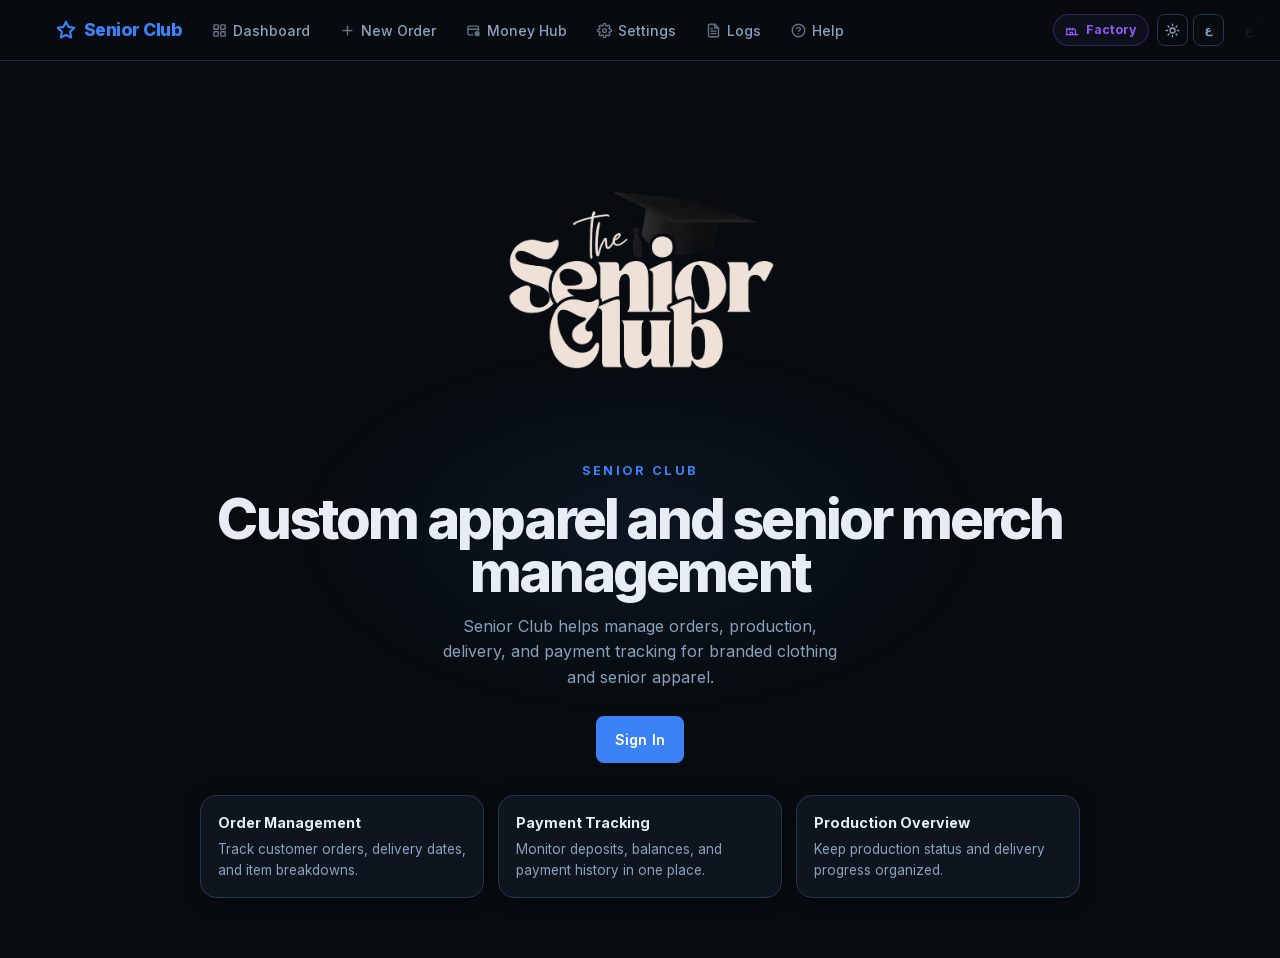
<file: index.html>
<!DOCTYPE html><html lang="en" dir="ltr" data-theme="dark" class="__variable_3ccf5d __variable_b7e283"><head><meta charSet="utf-8"/><meta name="viewport" content="width=device-width, initial-scale=1, viewport-fit=cover"/><link rel="preload" href="/_next/static/media/01f0c602c274ea55-s.p.woff2" as="font" crossorigin="" type="font/woff2"/><link rel="preload" href="/_next/static/media/350b852752f8489d-s.p.woff2" as="font" crossorigin="" type="font/woff2"/><link rel="preload" href="/_next/static/media/e4af272ccee01ff0-s.p.woff2" as="font" crossorigin="" type="font/woff2"/><link rel="preload" as="image" href="/SeniorClub.png"/><link rel="stylesheet" href="/_next/static/css/972c6b9648d79cfc.css" data-precedence="next"/><link rel="stylesheet" href="/_next/static/css/145ff705112b5594.css" data-precedence="next"/><link rel="preload" as="script" fetchPriority="low" href="/_next/static/chunks/webpack-894e24c2710d0921.js"/><script src="/_next/static/chunks/4bd1b696-260c6661c6149178.js" async=""></script><script src="/_next/static/chunks/684-d8bcc1f7bf83757e.js" async=""></script><script src="/_next/static/chunks/main-app-e4948cb6dcdb7e69.js" async=""></script><script src="/_next/static/chunks/44530001-9fe5617ddb7db574.js" async=""></script><script src="/_next/static/chunks/180-b823059740a88b15.js" async=""></script><script src="/_next/static/chunks/874-56ff573bd9376db8.js" async=""></script><script src="/_next/static/chunks/515-bab0f9d817c5426e.js" async=""></script><script src="/_next/static/chunks/726-86081b4586e5afb9.js" async=""></script><script src="/_next/static/chunks/app/layout-f19195cc149b55ea.js" async=""></script><script src="/_next/static/chunks/app/not-found-e8070088f768efa1.js" async=""></script><script src="/_next/static/chunks/766-8542eae2c9495e4b.js" async=""></script><script src="/_next/static/chunks/app/page-0f757c8bdc2e6227.js" async=""></script><meta name="next-size-adjust" content=""/><meta name="theme-color" media="screen and (max-width: 640px), screen and (pointer: coarse) and (max-height: 500px)" content="#080c10"/><script>(function(){try{
var r=document.documentElement;
var t=localStorage.getItem('sc-theme');
r.setAttribute('data-theme',t==='light'?'light':'dark');
if(t==='light'){var m=document.querySelector('meta[name="theme-color"]');if(m){m.setAttribute('content','#f2f5f9')}}
var l=localStorage.getItem('sc-lang');
if(l!=='ar'){l='en'}
r.setAttribute('lang',l);
r.setAttribute('dir',l==='ar'?'rtl':'ltr');
}catch(e){}})()</script><title>Senior Club | Custom Apparel &amp; Senior Merch Management</title><meta name="description" content="Senior Club manages custom apparel orders, production, delivery, and payment tracking for senior merch and branded clothing."/><link rel="manifest" href="/manifest.webmanifest"/><meta name="apple-mobile-web-app-capable" content="yes"/><link rel="canonical" href="https://seniorclub.github.io/"/><meta name="format-detection" content="telephone=no, date=no, address=no, email=no"/><meta name="google-site-verification" content="EM5_p-hZ5hn9yo7Q4IDcOCgQPjWIcrB5mJHLakNlkgA"/><meta name="mobile-web-app-capable" content="yes"/><meta name="apple-mobile-web-app-title" content="Senior Club"/><link href="/splash/club-1320x2868.png" media="(device-width: 440px) and (device-height: 956px) and (-webkit-device-pixel-ratio: 3) and (orientation: portrait)" rel="apple-touch-startup-image"/><link href="/splash/club-1260x2736.png" media="(device-width: 420px) and (device-height: 912px) and (-webkit-device-pixel-ratio: 3) and (orientation: portrait)" rel="apple-touch-startup-image"/><link href="/splash/club-1290x2796.png" media="(device-width: 430px) and (device-height: 932px) and (-webkit-device-pixel-ratio: 3) and (orientation: portrait)" rel="apple-touch-startup-image"/><link href="/splash/club-1284x2778.png" media="(device-width: 428px) and (device-height: 926px) and (-webkit-device-pixel-ratio: 3) and (orientation: portrait)" rel="apple-touch-startup-image"/><link href="/splash/club-1206x2622.png" media="(device-width: 402px) and (device-height: 874px) and (-webkit-device-pixel-ratio: 3) and (orientation: portrait)" rel="apple-touch-startup-image"/><link href="/splash/club-1179x2556.png" media="(device-width: 393px) and (device-height: 852px) and (-webkit-device-pixel-ratio: 3) and (orientation: portrait)" rel="apple-touch-startup-image"/><link href="/splash/club-1170x2532.png" media="(device-width: 390px) and (device-height: 844px) and (-webkit-device-pixel-ratio: 3) and (orientation: portrait)" rel="apple-touch-startup-image"/><link href="/splash/club-1125x2436.png" media="(device-width: 375px) and (device-height: 812px) and (-webkit-device-pixel-ratio: 3) and (orientation: portrait)" rel="apple-touch-startup-image"/><link href="/splash/club-1242x2688.png" media="(device-width: 414px) and (device-height: 896px) and (-webkit-device-pixel-ratio: 3) and (orientation: portrait)" rel="apple-touch-startup-image"/><link href="/splash/club-828x1792.png" media="(device-width: 414px) and (device-height: 896px) and (-webkit-device-pixel-ratio: 2) and (orientation: portrait)" rel="apple-touch-startup-image"/><link href="/splash/club-1242x2208.png" media="(device-width: 414px) and (device-height: 736px) and (-webkit-device-pixel-ratio: 3) and (orientation: portrait)" rel="apple-touch-startup-image"/><link href="/splash/club-750x1334.png" media="(device-width: 375px) and (device-height: 667px) and (-webkit-device-pixel-ratio: 2) and (orientation: portrait)" rel="apple-touch-startup-image"/><meta name="apple-mobile-web-app-status-bar-style" content="default"/><meta property="og:title" content="Senior Club"/><meta property="og:description" content="Custom apparel and senior merch management system."/><meta property="og:url" content="https://seniorclub.github.io/"/><meta property="og:site_name" content="Senior Club"/><meta property="og:image" content="https://seniorclub.github.io/SeniorClub.png"/><meta property="og:image:width" content="1563"/><meta property="og:image:height" content="1563"/><meta property="og:image:alt" content="Senior Club logo"/><meta property="og:type" content="website"/><meta name="twitter:card" content="summary_large_image"/><meta name="twitter:title" content="Senior Club"/><meta name="twitter:description" content="Custom apparel and senior merch management system."/><meta name="twitter:image" content="https://seniorclub.github.io/SeniorClub.png"/><link rel="shortcut icon" href="/SeniorClub.ico"/><link rel="icon" href="/SeniorClub.ico"/><link rel="apple-touch-icon" href="/icons/apple-touch-icon.png"/><script>document.querySelectorAll('body link[rel="icon"], body link[rel="apple-touch-icon"]').forEach(el => document.head.appendChild(el))</script><script src="/_next/static/chunks/polyfills-42372ed130431b0a.js" noModule=""></script></head><body><main style="max-width:1200px;margin:0 auto;padding:1.75rem 1rem"><script type="application/ld+json">{"@context":"https://schema.org","@type":"Organization","name":"Senior Club","url":"https://seniorclub.github.io","logo":"https://seniorclub.github.io/SeniorClub.png","sameAs":[]}</script><div style="min-height:84vh;display:flex;align-items:center;justify-content:center;padding:2rem 1rem"><div class="prefs-floating no-print"><div class="prefs-controls"><button type="button" class="prefs-btn" title="Switch to light mode" aria-label="Switch to light mode"><svg width="15" height="15" viewBox="0 0 24 24" fill="none" stroke="currentColor" stroke-width="2.1" stroke-linecap="round" stroke-linejoin="round"><circle cx="12" cy="12" r="4"></circle><path d="M12 2v2M12 20v2M4.9 4.9l1.4 1.4M17.7 17.7l1.4 1.4M2 12h2M20 12h2M4.9 19.1l1.4-1.4M17.7 6.3l1.4-1.4"></path></svg></button><button type="button" class="prefs-btn prefs-btn-lang" title="Switch to Arabic" aria-label="Switch to Arabic" lang="ar">ع</button></div></div><div style="width:100%;max-width:880px;text-align:center"><div class="m-glow" style="position:fixed;inset:auto auto 20% 50%;transform:translateX(-50%);width:700px;height:380px;background:radial-gradient(ellipse, var(--glow-accent) 0%, transparent 70%);pointer-events:none;user-select:none"></div><div style="position:relative;z-index:1"><span class="brand-plate" style="margin:0 auto 1.25rem"><img alt="Senior Club" width="320" height="228" decoding="async" data-nimg="1" style="color:transparent;width:min(320px, 78vw);height:auto;object-fit:contain;display:block" src="/SeniorClub.png"/></span><p style="margin:0 0 0.8rem;color:var(--accent);font-size:0.8rem;text-transform:uppercase;letter-spacing:0.18em;font-weight:700">Senior Club</p><h1 style="margin:0 0 0.9rem;font-size:clamp(2rem, 5vw, 3.5rem);line-height:var(--display-leading);letter-spacing:-0.05em;font-weight:800">Custom apparel and senior merch management</h1><p style="margin:0 auto 1.6rem;max-width:42ch;color:var(--text-secondary);font-size:1rem;line-height:1.6">Senior Club helps manage orders, production, delivery, and payment tracking for branded clothing and senior apparel.</p><div style="display:flex;justify-content:center;gap:0.75rem;flex-wrap:wrap;margin-bottom:2rem"><a class="btn-primary" style="text-decoration:none;padding:0.8rem 1.2rem" href="/login/">Sign In</a></div><div style="display:grid;grid-template-columns:repeat(auto-fit, minmax(180px, 1fr));gap:0.85rem;text-align:start"><div class="card-glass" style="padding:1rem 1.05rem"><p style="margin:0 0 0.35rem;font-size:0.9rem;font-weight:700">Order Management</p><p style="margin:0;color:var(--text-secondary);font-size:0.84rem;line-height:1.55">Track customer orders, delivery dates, and item breakdowns.</p></div><div class="card-glass" style="padding:1rem 1.05rem"><p style="margin:0 0 0.35rem;font-size:0.9rem;font-weight:700">Payment Tracking</p><p style="margin:0;color:var(--text-secondary);font-size:0.84rem;line-height:1.55">Monitor deposits, balances, and payment history in one place.</p></div><div class="card-glass" style="padding:1rem 1.05rem"><p style="margin:0 0 0.35rem;font-size:0.9rem;font-weight:700">Production Overview</p><p style="margin:0;color:var(--text-secondary);font-size:0.84rem;line-height:1.55">Keep production status and delivery progress organized.</p></div></div></div></div></div><!--$--><!--/$--><!--$--><!--/$--></main><script src="/_next/static/chunks/webpack-894e24c2710d0921.js" async=""></script><script>(self.__next_f=self.__next_f||[]).push([0])</script><script>self.__next_f.push([1,"1:\"$Sreact.fragment\"\n2:I[6131,[\"730\",\"static/chunks/44530001-9fe5617ddb7db574.js\",\"180\",\"static/chunks/180-b823059740a88b15.js\",\"874\",\"static/chunks/874-56ff573bd9376db8.js\",\"515\",\"static/chunks/515-bab0f9d817c5426e.js\",\"726\",\"static/chunks/726-86081b4586e5afb9.js\",\"177\",\"static/chunks/app/layout-f19195cc149b55ea.js\"],\"default\"]\n3:I[7526,[\"730\",\"static/chunks/44530001-9fe5617ddb7db574.js\",\"180\",\"static/chunks/180-b823059740a88b15.js\",\"874\",\"static/chunks/874-56ff573bd9376db8.js\",\"515\",\"static/chunks/515-bab0f9d817c5426e.js\",\"726\",\"static/chunks/726-86081b4586e5afb9.js\",\"177\",\"static/chunks/app/layout-f19195cc149b55ea.js\"],\"default\"]\n4:I[7555,[],\"\"]\n5:I[1295,[],\"\"]\n6:I[4584,[\"874\",\"static/chunks/874-56ff573bd9376db8.js\",\"515\",\"static/chunks/515-bab0f9d817c5426e.js\",\"345\",\"static/chunks/app/not-found-e8070088f768efa1.js\"],\"default\"]\n7:I[835,[\"730\",\"static/chunks/44530001-9fe5617ddb7db574.js\",\"180\",\"static/chunks/180-b823059740a88b15.js\",\"874\",\"static/chunks/874-56ff573bd9376db8.js\",\"766\",\"static/chunks/766-8542eae2c9495e4b.js\",\"515\",\"static/chunks/515-bab0f9d817c5426e.js\",\"974\",\"static/chunks/app/page-0f757c8bdc2e6227.js\"],\"default\"]\n8:I[9665,[],\"MetadataBoundary\"]\na:I[9665,[],\"OutletBoundary\"]\nd:I[4911,[],\"AsyncMetadataOutlet\"]\nf:I[9665,[],\"ViewportBoundary\"]\n11:I[6614,[],\"\"]\n:HL[\"/_next/static/media/01f0c602c274ea55-s.p.woff2\",\"font\",{\"crossOrigin\":\"\",\"type\":\"font/woff2\"}]\n:HL[\"/_next/static/media/350b852752f8489d-s.p.woff2\",\"font\",{\"crossOrigin\":\"\",\"type\":\"font/woff2\"}]\n:HL[\"/_next/static/media/e4af272ccee01ff0-s.p.woff2\",\"font\",{\"crossOrigin\":\"\",\"type\":\"font/woff2\"}]\n:HL[\"/_next/static/css/972c6b9648d79cfc.css\",\"style\"]\n:HL[\"/_next/static/css/145ff705112b5594.css\",\"style\"]\n"])</script><script>self.__next_f.push([1,"0:{\"P\":null,\"b\":\"7T24iWqmkpf4PfrAzxpjS\",\"p\":\"\",\"c\":[\"\",\"\"],\"i\":false,\"f\":[[[\"\",{\"children\":[\"__PAGE__\",{}]},\"$undefined\",\"$undefined\",true],[\"\",[\"$\",\"$1\",\"c\",{\"children\":[[[\"$\",\"link\",\"0\",{\"rel\":\"stylesheet\",\"href\":\"/_next/static/css/972c6b9648d79cfc.css\",\"precedence\":\"next\",\"crossOrigin\":\"$undefined\",\"nonce\":\"$undefined\"}],[\"$\",\"link\",\"1\",{\"rel\":\"stylesheet\",\"href\":\"/_next/static/css/145ff705112b5594.css\",\"precedence\":\"next\",\"crossOrigin\":\"$undefined\",\"nonce\":\"$undefined\"}]],[\"$\",\"html\",null,{\"lang\":\"en\",\"dir\":\"ltr\",\"data-theme\":\"dark\",\"className\":\"__variable_3ccf5d __variable_b7e283\",\"suppressHydrationWarning\":true,\"children\":[[\"$\",\"head\",null,{\"children\":[[\"$\",\"meta\",null,{\"name\":\"theme-color\",\"media\":\"screen and (max-width: 640px), screen and (pointer: coarse) and (max-height: 500px)\",\"content\":\"#080c10\"}],[\"$\",\"script\",null,{\"dangerouslySetInnerHTML\":{\"__html\":\"(function(){try{\\nvar r=document.documentElement;\\nvar t=localStorage.getItem('sc-theme');\\nr.setAttribute('data-theme',t==='light'?'light':'dark');\\nif(t==='light'){var m=document.querySelector('meta[name=\\\"theme-color\\\"]');if(m){m.setAttribute('content','#f2f5f9')}}\\nvar l=localStorage.getItem('sc-lang');\\nif(l!=='ar'){l='en'}\\nr.setAttribute('lang',l);\\nr.setAttribute('dir',l==='ar'?'rtl':'ltr');\\n}catch(e){}})()\"}}]]}],[\"$\",\"body\",null,{\"children\":[\"$\",\"$L2\",null,{\"children\":[[\"$\",\"$L3\",null,{}],[\"$\",\"main\",null,{\"style\":{\"maxWidth\":\"1200px\",\"margin\":\"0 auto\",\"padding\":\"1.75rem 1rem\"},\"children\":[\"$\",\"$L4\",null,{\"parallelRouterKey\":\"children\",\"error\":\"$undefined\",\"errorStyles\":\"$undefined\",\"errorScripts\":\"$undefined\",\"template\":[\"$\",\"$L5\",null,{}],\"templateStyles\":\"$undefined\",\"templateScripts\":\"$undefined\",\"notFound\":[[\"$\",\"$L6\",null,{}],[]],\"forbidden\":\"$undefined\",\"unauthorized\":\"$undefined\"}]}]]}]}]]}]]}],{\"children\":[\"__PAGE__\",[\"$\",\"$1\",\"c\",{\"children\":[[[\"$\",\"script\",null,{\"type\":\"application/ld+json\",\"dangerouslySetInnerHTML\":{\"__html\":\"{\\\"@context\\\":\\\"https://schema.org\\\",\\\"@type\\\":\\\"Organization\\\",\\\"name\\\":\\\"Senior Club\\\",\\\"url\\\":\\\"https://seniorclub.github.io\\\",\\\"logo\\\":\\\"https://seniorclub.github.io/SeniorClub.png\\\",\\\"sameAs\\\":[]}\"}}],[\"$\",\"$L7\",null,{}]],[\"$\",\"$L8\",null,{\"children\":\"$L9\"}],null,[\"$\",\"$La\",null,{\"children\":[\"$Lb\",\"$Lc\",[\"$\",\"$Ld\",null,{\"promise\":\"$@e\"}]]}]]}],{},null,false]},null,false],[\"$\",\"$1\",\"h\",{\"children\":[null,[\"$\",\"$1\",\"cu72HBNNinB3jUhjtEdX0\",{\"children\":[[\"$\",\"$Lf\",null,{\"children\":\"$L10\"}],[\"$\",\"meta\",null,{\"name\":\"next-size-adjust\",\"content\":\"\"}]]}],null]}],false]],\"m\":\"$undefined\",\"G\":[\"$11\",\"$undefined\"],\"s\":false,\"S\":true}\n"])</script><script>self.__next_f.push([1,"12:\"$Sreact.suspense\"\n13:I[4911,[],\"AsyncMetadata\"]\n9:[\"$\",\"$12\",null,{\"fallback\":null,\"children\":[\"$\",\"$L13\",null,{\"promise\":\"$@14\"}]}]\n"])</script><script>self.__next_f.push([1,"c:null\n"])</script><script>self.__next_f.push([1,"10:[[\"$\",\"meta\",\"0\",{\"charSet\":\"utf-8\"}],[\"$\",\"meta\",\"1\",{\"name\":\"viewport\",\"content\":\"width=device-width, initial-scale=1, viewport-fit=cover\"}]]\nb:null\n"])</script><script>self.__next_f.push([1,"14:{\"metadata\":[[\"$\",\"title\",\"0\",{\"children\":\"Senior Club | Custom Apparel \u0026 Senior Merch Management\"}],[\"$\",\"meta\",\"1\",{\"name\":\"description\",\"content\":\"Senior Club manages custom apparel orders, production, delivery, and payment tracking for senior merch and branded clothing.\"}],[\"$\",\"link\",\"2\",{\"rel\":\"manifest\",\"href\":\"/manifest.webmanifest\",\"crossOrigin\":\"$undefined\"}],[\"$\",\"meta\",\"3\",{\"name\":\"apple-mobile-web-app-capable\",\"content\":\"yes\"}],[\"$\",\"link\",\"4\",{\"rel\":\"canonical\",\"href\":\"https://seniorclub.github.io/\"}],[\"$\",\"meta\",\"5\",{\"name\":\"format-detection\",\"content\":\"telephone=no, date=no, address=no, email=no\"}],[\"$\",\"meta\",\"6\",{\"name\":\"google-site-verification\",\"content\":\"EM5_p-hZ5hn9yo7Q4IDcOCgQPjWIcrB5mJHLakNlkgA\"}],[\"$\",\"meta\",\"7\",{\"name\":\"mobile-web-app-capable\",\"content\":\"yes\"}],[\"$\",\"meta\",\"8\",{\"name\":\"apple-mobile-web-app-title\",\"content\":\"Senior Club\"}],[\"$\",\"link\",\"9\",{\"href\":\"/splash/club-1320x2868.png\",\"media\":\"(device-width: 440px) and (device-height: 956px) and (-webkit-device-pixel-ratio: 3) and (orientation: portrait)\",\"rel\":\"apple-touch-startup-image\"}],[\"$\",\"link\",\"10\",{\"href\":\"/splash/club-1260x2736.png\",\"media\":\"(device-width: 420px) and (device-height: 912px) and (-webkit-device-pixel-ratio: 3) and (orientation: portrait)\",\"rel\":\"apple-touch-startup-image\"}],[\"$\",\"link\",\"11\",{\"href\":\"/splash/club-1290x2796.png\",\"media\":\"(device-width: 430px) and (device-height: 932px) and (-webkit-device-pixel-ratio: 3) and (orientation: portrait)\",\"rel\":\"apple-touch-startup-image\"}],[\"$\",\"link\",\"12\",{\"href\":\"/splash/club-1284x2778.png\",\"media\":\"(device-width: 428px) and (device-height: 926px) and (-webkit-device-pixel-ratio: 3) and (orientation: portrait)\",\"rel\":\"apple-touch-startup-image\"}],[\"$\",\"link\",\"13\",{\"href\":\"/splash/club-1206x2622.png\",\"media\":\"(device-width: 402px) and (device-height: 874px) and (-webkit-device-pixel-ratio: 3) and (orientation: portrait)\",\"rel\":\"apple-touch-startup-image\"}],[\"$\",\"link\",\"14\",{\"href\":\"/splash/club-1179x2556.png\",\"media\":\"(device-width: 393px) and (device-height: 852px) and (-webkit-device-pixel-ratio: 3) and (orientation: portrait)\",\"rel\":\"apple-touch-startup-image\"}],[\"$\",\"link\",\"15\",{\"href\":\"/splash/club-1170x2532.png\",\"media\":\"(device-width: 390px) and (device-height: 844px) and (-webkit-device-pixel-ratio: 3) and (orientation: portrait)\",\"rel\":\"apple-touch-startup-image\"}],[\"$\",\"link\",\"16\",{\"href\":\"/splash/club-1125x2436.png\",\"media\":\"(device-width: 375px) and (device-height: 812px) and (-webkit-device-pixel-ratio: 3) and (orientation: portrait)\",\"rel\":\"apple-touch-startup-image\"}],[\"$\",\"link\",\"17\",{\"href\":\"/splash/club-1242x2688.png\",\"media\":\"(device-width: 414px) and (device-height: 896px) and (-webkit-device-pixel-ratio: 3) and (orientation: portrait)\",\"rel\":\"apple-touch-startup-image\"}],[\"$\",\"link\",\"18\",{\"href\":\"/splash/club-828x1792.png\",\"media\":\"(device-width: 414px) and (device-height: 896px) and (-webkit-device-pixel-ratio: 2) and (orientation: portrait)\",\"rel\":\"apple-touch-startup-image\"}],[\"$\",\"link\",\"19\",{\"href\":\"/splash/club-1242x2208.png\",\"media\":\"(device-width: 414px) and (device-height: 736px) and (-webkit-device-pixel-ratio: 3) and (orientation: portrait)\",\"rel\":\"apple-touch-startup-image\"}],[\"$\",\"link\",\"20\",{\"href\":\"/splash/club-750x1334.png\",\"media\":\"(device-width: 375px) and (device-height: 667px) and (-webkit-device-pixel-ratio: 2) and (orientation: portrait)\",\"rel\":\"apple-touch-startup-image\"}],[\"$\",\"meta\",\"21\",{\"name\":\"apple-mobile-web-app-status-bar-style\",\"content\":\"default\"}],[\"$\",\"meta\",\"22\",{\"property\":\"og:title\",\"content\":\"Senior Club\"}],[\"$\",\"meta\",\"23\",{\"property\":\"og:description\",\"content\":\"Custom apparel and senior merch management system.\"}],[\"$\",\"meta\",\"24\",{\"property\":\"og:url\",\"content\":\"https://seniorclub.github.io/\"}],[\"$\",\"meta\",\"25\",{\"property\":\"og:site_name\",\"content\":\"Senior Club\"}],[\"$\",\"meta\",\"26\",{\"property\":\"og:image\",\"content\":\"https://seniorclub.github.io/SeniorClub.png\"}],[\"$\",\"meta\",\"27\",{\"property\":\"og:image:width\",\"content\":\"1563\"}],[\"$\",\"meta\",\"28\",{\"property\":\"og:image:height\",\"content\":\"1563\"}],[\"$\",\"meta\",\"29\",{\"property\":\"og:image:alt\",\"content\":\"Senior Club logo\"}],[\"$\",\"meta\",\"30\",{\"property\":\"og:type\",\"content\":\"website\"}],[\"$\",\"meta\",\"31\",{\"name\":\"twitter:card\",\"content\":\"summary_large_image\"}],[\"$\",\"meta\",\"32\",{\"name\":\"twitter:title\",\"content\":\"Senior Club\"}],[\"$\",\"meta\",\"33\",{\"name\":\"twitter:description\",\"content\":\"Custom apparel and senior merch management system.\"}],[\"$\",\"meta\",\"34\",{\"name\":\"twitter:image\",\"content\":\"https://seniorclub.github.io/SeniorClub.png\"}],[\"$\",\"link\",\"35\",{\"rel\":\"shortcut icon\",\"href\":\"/SeniorClub.ico\"}],[\"$\",\"link\",\"36\",{\"rel\":\"icon\",\"href\":\"/SeniorClub.ico\"}],[\"$\",\"link\",\"37\",{\"rel\":\"apple-touch-icon\",\"href\":\"/icons/apple-touch-icon.png\"}]],\"error\":null,\"digest\":\"$undefined\"}\n"])</script><script>self.__next_f.push([1,"e:{\"metadata\":\"$14:metadata\",\"error\":null,\"digest\":\"$undefined\"}\n"])</script></body></html>
</file>
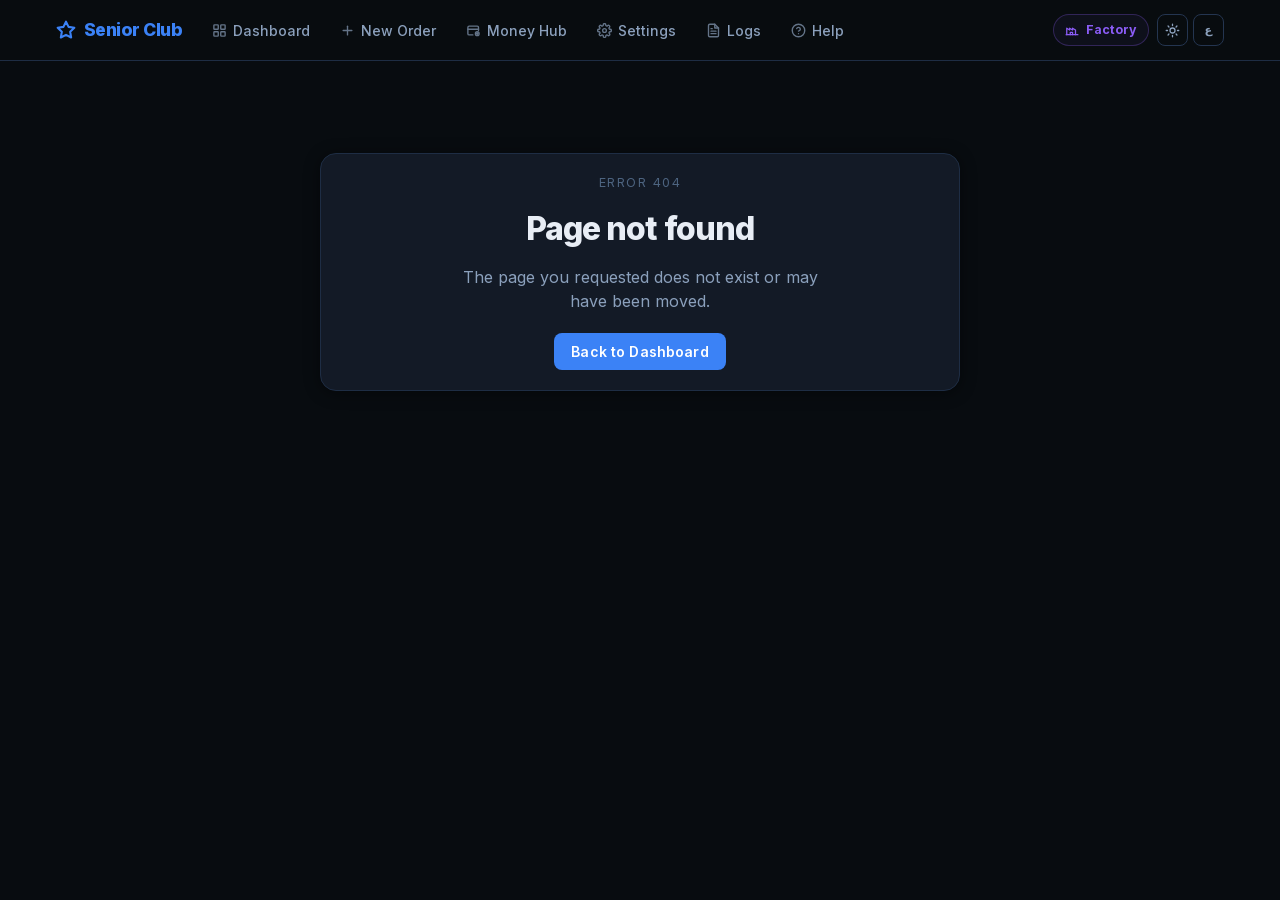
<file: 404/index.html>
<!DOCTYPE html><html lang="en" dir="ltr" data-theme="dark" class="__variable_3ccf5d __variable_b7e283"><head><meta charSet="utf-8"/><meta name="viewport" content="width=device-width, initial-scale=1, viewport-fit=cover"/><link rel="preload" href="/_next/static/media/01f0c602c274ea55-s.p.woff2" as="font" crossorigin="" type="font/woff2"/><link rel="preload" href="/_next/static/media/350b852752f8489d-s.p.woff2" as="font" crossorigin="" type="font/woff2"/><link rel="preload" href="/_next/static/media/e4af272ccee01ff0-s.p.woff2" as="font" crossorigin="" type="font/woff2"/><link rel="stylesheet" href="/_next/static/css/972c6b9648d79cfc.css" data-precedence="next"/><link rel="stylesheet" href="/_next/static/css/145ff705112b5594.css" data-precedence="next"/><link rel="preload" as="script" fetchPriority="low" href="/_next/static/chunks/webpack-894e24c2710d0921.js"/><script src="/_next/static/chunks/4bd1b696-260c6661c6149178.js" async=""></script><script src="/_next/static/chunks/684-d8bcc1f7bf83757e.js" async=""></script><script src="/_next/static/chunks/main-app-e4948cb6dcdb7e69.js" async=""></script><script src="/_next/static/chunks/44530001-9fe5617ddb7db574.js" async=""></script><script src="/_next/static/chunks/180-b823059740a88b15.js" async=""></script><script src="/_next/static/chunks/874-56ff573bd9376db8.js" async=""></script><script src="/_next/static/chunks/515-bab0f9d817c5426e.js" async=""></script><script src="/_next/static/chunks/726-86081b4586e5afb9.js" async=""></script><script src="/_next/static/chunks/app/layout-f19195cc149b55ea.js" async=""></script><script src="/_next/static/chunks/app/not-found-e8070088f768efa1.js" async=""></script><meta name="robots" content="noindex"/><meta name="next-size-adjust" content=""/><meta name="theme-color" media="screen and (max-width: 640px), screen and (pointer: coarse) and (max-height: 500px)" content="#080c10"/><script>(function(){try{
var r=document.documentElement;
var t=localStorage.getItem('sc-theme');
r.setAttribute('data-theme',t==='light'?'light':'dark');
if(t==='light'){var m=document.querySelector('meta[name="theme-color"]');if(m){m.setAttribute('content','#f2f5f9')}}
var l=localStorage.getItem('sc-lang');
if(l!=='ar'){l='en'}
r.setAttribute('lang',l);
r.setAttribute('dir',l==='ar'?'rtl':'ltr');
}catch(e){}})()</script><title>Senior Club – Management System</title><meta name="description" content="Internal order management for Senior Club custom apparel"/><link rel="manifest" href="/manifest.webmanifest"/><meta name="apple-mobile-web-app-capable" content="yes"/><meta name="format-detection" content="telephone=no, date=no, address=no, email=no"/><meta name="google-site-verification" content="EM5_p-hZ5hn9yo7Q4IDcOCgQPjWIcrB5mJHLakNlkgA"/><meta name="mobile-web-app-capable" content="yes"/><meta name="apple-mobile-web-app-title" content="Senior Club"/><link href="/splash/club-1320x2868.png" media="(device-width: 440px) and (device-height: 956px) and (-webkit-device-pixel-ratio: 3) and (orientation: portrait)" rel="apple-touch-startup-image"/><link href="/splash/club-1260x2736.png" media="(device-width: 420px) and (device-height: 912px) and (-webkit-device-pixel-ratio: 3) and (orientation: portrait)" rel="apple-touch-startup-image"/><link href="/splash/club-1290x2796.png" media="(device-width: 430px) and (device-height: 932px) and (-webkit-device-pixel-ratio: 3) and (orientation: portrait)" rel="apple-touch-startup-image"/><link href="/splash/club-1284x2778.png" media="(device-width: 428px) and (device-height: 926px) and (-webkit-device-pixel-ratio: 3) and (orientation: portrait)" rel="apple-touch-startup-image"/><link href="/splash/club-1206x2622.png" media="(device-width: 402px) and (device-height: 874px) and (-webkit-device-pixel-ratio: 3) and (orientation: portrait)" rel="apple-touch-startup-image"/><link href="/splash/club-1179x2556.png" media="(device-width: 393px) and (device-height: 852px) and (-webkit-device-pixel-ratio: 3) and (orientation: portrait)" rel="apple-touch-startup-image"/><link href="/splash/club-1170x2532.png" media="(device-width: 390px) and (device-height: 844px) and (-webkit-device-pixel-ratio: 3) and (orientation: portrait)" rel="apple-touch-startup-image"/><link href="/splash/club-1125x2436.png" media="(device-width: 375px) and (device-height: 812px) and (-webkit-device-pixel-ratio: 3) and (orientation: portrait)" rel="apple-touch-startup-image"/><link href="/splash/club-1242x2688.png" media="(device-width: 414px) and (device-height: 896px) and (-webkit-device-pixel-ratio: 3) and (orientation: portrait)" rel="apple-touch-startup-image"/><link href="/splash/club-828x1792.png" media="(device-width: 414px) and (device-height: 896px) and (-webkit-device-pixel-ratio: 2) and (orientation: portrait)" rel="apple-touch-startup-image"/><link href="/splash/club-1242x2208.png" media="(device-width: 414px) and (device-height: 736px) and (-webkit-device-pixel-ratio: 3) and (orientation: portrait)" rel="apple-touch-startup-image"/><link href="/splash/club-750x1334.png" media="(device-width: 375px) and (device-height: 667px) and (-webkit-device-pixel-ratio: 2) and (orientation: portrait)" rel="apple-touch-startup-image"/><meta name="apple-mobile-web-app-status-bar-style" content="default"/><link rel="shortcut icon" href="/SeniorClub.ico"/><link rel="icon" href="/SeniorClub.ico"/><link rel="apple-touch-icon" href="/icons/apple-touch-icon.png"/><script>document.querySelectorAll('body link[rel="icon"], body link[rel="apple-touch-icon"]').forEach(el => document.head.appendChild(el))</script><script src="/_next/static/chunks/polyfills-42372ed130431b0a.js" noModule=""></script></head><body><nav class="nav-root"><div class="nav-inner"><span class="phone-only nav-phone-lead"><span class="nav-phone-mark"><svg width="20" height="20" viewBox="0 0 24 24" fill="none" stroke="currentColor" stroke-width="2.5" stroke-linecap="round" stroke-linejoin="round"><polygon points="12 2 15.09 8.26 22 9.27 17 14.14 18.18 21.02 12 17.77 5.82 21.02 7 14.14 2 9.27 8.91 8.26 12 2"></polygon></svg></span><span class="nav-phone-title">Senior Club</span></span><span class="nav-logo"><svg width="20" height="20" viewBox="0 0 24 24" fill="none" stroke="currentColor" stroke-width="2.5" stroke-linecap="round" stroke-linejoin="round"><polygon points="12 2 15.09 8.26 22 9.27 17 14.14 18.18 21.02 12 17.77 5.82 21.02 7 14.14 2 9.27 8.91 8.26 12 2"></polygon></svg>Senior Club</span><div class="nav-links nav-links-desktop"><a class="nav-link " href="/dashboard/"><span class="nav-icon"><svg width="15" height="15" viewBox="0 0 24 24" fill="none" stroke="currentColor" stroke-width="2.2" stroke-linecap="round" stroke-linejoin="round"><rect x="3" y="3" width="7" height="7" rx="1"></rect><rect x="14" y="3" width="7" height="7" rx="1"></rect><rect x="14" y="14" width="7" height="7" rx="1"></rect><rect x="3" y="14" width="7" height="7" rx="1"></rect></svg></span>Dashboard</a><a class="nav-link " href="/orders/new/"><span class="nav-icon"><svg width="15" height="15" viewBox="0 0 24 24" fill="none" stroke="currentColor" stroke-width="2.2" stroke-linecap="round" stroke-linejoin="round"><line x1="12" y1="5" x2="12" y2="19"></line><line x1="5" y1="12" x2="19" y2="12"></line></svg></span>New Order</a><a class="nav-link " href="/payables/"><span class="nav-icon"><svg width="15" height="15" viewBox="0 0 24 24" fill="none" stroke="currentColor" stroke-width="2.2" stroke-linecap="round" stroke-linejoin="round"><path d="M20 12V7a2 2 0 0 0-2-2H5a2 2 0 0 0-2 2v10a2 2 0 0 0 2 2h6"></path><path d="M3 10h17"></path><circle cx="18" cy="17" r="3"></circle><path d="M18 15.5v3"></path><path d="M16.5 17h3"></path></svg></span>Money Hub</a><a class="nav-link " href="/settings/"><span class="nav-icon"><svg width="15" height="15" viewBox="0 0 24 24" fill="none" stroke="currentColor" stroke-width="2.2" stroke-linecap="round" stroke-linejoin="round"><circle cx="12" cy="12" r="3"></circle><path d="M19.4 15a1.65 1.65 0 0 0 .33 1.82l.06.06a2 2 0 0 1-2.83 2.83l-.06-.06a1.65 1.65 0 0 0-1.82-.33 1.65 1.65 0 0 0-1 1.51V21a2 2 0 0 1-4 0v-.09A1.65 1.65 0 0 0 9 19.4a1.65 1.65 0 0 0-1.82.33l-.06.06a2 2 0 0 1-2.83-2.83l.06-.06A1.65 1.65 0 0 0 4.68 15a1.65 1.65 0 0 0-1.51-1H3a2 2 0 0 1 0-4h.09A1.65 1.65 0 0 0 4.6 9a1.65 1.65 0 0 0-.33-1.82l-.06-.06a2 2 0 0 1 2.83-2.83l.06.06A1.65 1.65 0 0 0 9 4.68a1.65 1.65 0 0 0 1-1.51V3a2 2 0 0 1 4 0v.09a1.65 1.65 0 0 0 1 1.51 1.65 1.65 0 0 0 1.82-.33l.06-.06a2 2 0 0 1 2.83 2.83l-.06.06A1.65 1.65 0 0 0 19.4 9a1.65 1.65 0 0 0 1.51 1H21a2 2 0 0 1 0 4h-.09a1.65 1.65 0 0 0-1.51 1z"></path></svg></span>Settings</a><a class="nav-link " href="/logs/"><span class="nav-icon"><svg width="15" height="15" viewBox="0 0 24 24" fill="none" stroke="currentColor" stroke-width="2.2" stroke-linecap="round" stroke-linejoin="round"><path d="M14 2H6a2 2 0 0 0-2 2v16a2 2 0 0 0 2 2h12a2 2 0 0 0 2-2V8z"></path><polyline points="14 2 14 8 20 8"></polyline><line x1="16" y1="13" x2="8" y2="13"></line><line x1="16" y1="17" x2="8" y2="17"></line><polyline points="10 9 9 9 8 9"></polyline></svg></span>Logs</a><a class="nav-link " href="/help/"><span class="nav-icon"><svg width="15" height="15" viewBox="0 0 24 24" fill="none" stroke="currentColor" stroke-width="2.2" stroke-linecap="round" stroke-linejoin="round"><circle cx="12" cy="12" r="10"></circle><path d="M9.09 9a3 3 0 0 1 5.83 1c0 2-3 3-3 3"></path><line x1="12" y1="17" x2="12.01" y2="17"></line></svg></span>Help</a></div><div class="nav-actions"><a class="nav-system-link nav-system-link-desktop" title="Open the factory system" href="/factory/"><span style="display:flex"><svg width="14" height="14" viewBox="0 0 24 24" fill="none" stroke="currentColor" stroke-width="2.2" stroke-linecap="round" stroke-linejoin="round"><path d="M2 20h20"></path><path d="M3 20V9l5 3V9l5 3V9l5 3v8"></path><path d="M9 20v-4h4v4"></path></svg></span>Factory</a><div class="prefs-controls"><button type="button" class="prefs-btn" title="Switch to light mode" aria-label="Switch to light mode"><svg width="15" height="15" viewBox="0 0 24 24" fill="none" stroke="currentColor" stroke-width="2.1" stroke-linecap="round" stroke-linejoin="round"><circle cx="12" cy="12" r="4"></circle><path d="M12 2v2M12 20v2M4.9 4.9l1.4 1.4M17.7 17.7l1.4 1.4M2 12h2M20 12h2M4.9 19.1l1.4-1.4M17.7 6.3l1.4-1.4"></path></svg></button><button type="button" class="prefs-btn prefs-btn-lang" title="Switch to Arabic" aria-label="Switch to Arabic" lang="ar">ع</button></div></div></div></nav><nav class="phone-only phone-tabbar" aria-label="Main sections"><a class="phone-tab" href="/dashboard/"><svg width="15" height="15" viewBox="0 0 24 24" fill="none" stroke="currentColor" stroke-width="2.2" stroke-linecap="round" stroke-linejoin="round"><rect x="3" y="3" width="7" height="7" rx="1"></rect><rect x="14" y="3" width="7" height="7" rx="1"></rect><rect x="14" y="14" width="7" height="7" rx="1"></rect><rect x="3" y="14" width="7" height="7" rx="1"></rect></svg><span class="phone-tab-label">Dashboard</span></a><a class="phone-tab" href="/payables/"><svg width="15" height="15" viewBox="0 0 24 24" fill="none" stroke="currentColor" stroke-width="2.2" stroke-linecap="round" stroke-linejoin="round"><path d="M20 12V7a2 2 0 0 0-2-2H5a2 2 0 0 0-2 2v10a2 2 0 0 0 2 2h6"></path><path d="M3 10h17"></path><circle cx="18" cy="17" r="3"></circle><path d="M18 15.5v3"></path><path d="M16.5 17h3"></path></svg><span class="phone-tab-label">Money Hub</span></a><a class="phone-tab phone-tab-new" aria-label="New Order" href="/orders/new/"><span class="phone-tab-plus"><svg width="24" height="24" viewBox="0 0 24 24" fill="none" stroke="currentColor" stroke-width="2.6" stroke-linecap="round"><path d="M12 5v14M5 12h14"></path></svg></span></a><a class="phone-tab" href="/logs/"><svg width="15" height="15" viewBox="0 0 24 24" fill="none" stroke="currentColor" stroke-width="2.2" stroke-linecap="round" stroke-linejoin="round"><path d="M14 2H6a2 2 0 0 0-2 2v16a2 2 0 0 0 2 2h12a2 2 0 0 0 2-2V8z"></path><polyline points="14 2 14 8 20 8"></polyline><line x1="16" y1="13" x2="8" y2="13"></line><line x1="16" y1="17" x2="8" y2="17"></line><polyline points="10 9 9 9 8 9"></polyline></svg><span class="phone-tab-label">Logs</span></a><button type="button" class="phone-tab" aria-haspopup="dialog" aria-expanded="false"><svg width="22" height="22" viewBox="0 0 24 24" fill="none" stroke="currentColor" stroke-width="2.2" stroke-linecap="round" stroke-linejoin="round"><circle cx="5" cy="12" r="1.4"></circle><circle cx="12" cy="12" r="1.4"></circle><circle cx="19" cy="12" r="1.4"></circle></svg><span class="phone-tab-label">More</span></button></nav><main style="max-width:1200px;margin:0 auto;padding:1.75rem 1rem"><div class="card" style="max-width:640px;margin:4rem auto;text-align:center"><p style="color:var(--text-muted);font-size:0.78rem;letter-spacing:0.12em;text-transform:uppercase;margin-bottom:0.75rem">Error 404</p><h1 style="margin:0 0 0.75rem;font-size:2rem;font-weight:800;letter-spacing:-0.03em">Page not found</h1><p style="margin:0 auto 1.25rem;max-width:38ch;color:var(--text-secondary)">The page you requested does not exist or may have been moved.</p><a class="btn-primary" style="display:inline-flex;text-decoration:none" href="/">Back to Dashboard</a></div><!--$--><!--/$--><!--$--><!--/$--></main><script src="/_next/static/chunks/webpack-894e24c2710d0921.js" async=""></script><script>(self.__next_f=self.__next_f||[]).push([0])</script><script>self.__next_f.push([1,"1:\"$Sreact.fragment\"\n2:I[6131,[\"730\",\"static/chunks/44530001-9fe5617ddb7db574.js\",\"180\",\"static/chunks/180-b823059740a88b15.js\",\"874\",\"static/chunks/874-56ff573bd9376db8.js\",\"515\",\"static/chunks/515-bab0f9d817c5426e.js\",\"726\",\"static/chunks/726-86081b4586e5afb9.js\",\"177\",\"static/chunks/app/layout-f19195cc149b55ea.js\"],\"default\"]\n3:I[7526,[\"730\",\"static/chunks/44530001-9fe5617ddb7db574.js\",\"180\",\"static/chunks/180-b823059740a88b15.js\",\"874\",\"static/chunks/874-56ff573bd9376db8.js\",\"515\",\"static/chunks/515-bab0f9d817c5426e.js\",\"726\",\"static/chunks/726-86081b4586e5afb9.js\",\"177\",\"static/chunks/app/layout-f19195cc149b55ea.js\"],\"default\"]\n4:I[7555,[],\"\"]\n5:I[1295,[],\"\"]\n6:I[4584,[\"874\",\"static/chunks/874-56ff573bd9376db8.js\",\"515\",\"static/chunks/515-bab0f9d817c5426e.js\",\"345\",\"static/chunks/app/not-found-e8070088f768efa1.js\"],\"default\"]\n7:I[894,[],\"ClientPageRoot\"]\na:I[9665,[],\"MetadataBoundary\"]\nc:I[9665,[],\"OutletBoundary\"]\nf:I[4911,[],\"AsyncMetadataOutlet\"]\n11:I[9665,[],\"ViewportBoundary\"]\n13:I[6614,[],\"\"]\n:HL[\"/_next/static/media/01f0c602c274ea55-s.p.woff2\",\"font\",{\"crossOrigin\":\"\",\"type\":\"font/woff2\"}]\n:HL[\"/_next/static/media/350b852752f8489d-s.p.woff2\",\"font\",{\"crossOrigin\":\"\",\"type\":\"font/woff2\"}]\n:HL[\"/_next/static/media/e4af272ccee01ff0-s.p.woff2\",\"font\",{\"crossOrigin\":\"\",\"type\":\"font/woff2\"}]\n:HL[\"/_next/static/css/972c6b9648d79cfc.css\",\"style\"]\n:HL[\"/_next/static/css/145ff705112b5594.css\",\"style\"]\n"])</script><script>self.__next_f.push([1,"0:{\"P\":null,\"b\":\"7T24iWqmkpf4PfrAzxpjS\",\"p\":\"\",\"c\":[\"\",\"_not-found\",\"\"],\"i\":false,\"f\":[[[\"\",{\"children\":[\"/_not-found\",{\"children\":[\"__PAGE__\",{}]}]},\"$undefined\",\"$undefined\",true],[\"\",[\"$\",\"$1\",\"c\",{\"children\":[[[\"$\",\"link\",\"0\",{\"rel\":\"stylesheet\",\"href\":\"/_next/static/css/972c6b9648d79cfc.css\",\"precedence\":\"next\",\"crossOrigin\":\"$undefined\",\"nonce\":\"$undefined\"}],[\"$\",\"link\",\"1\",{\"rel\":\"stylesheet\",\"href\":\"/_next/static/css/145ff705112b5594.css\",\"precedence\":\"next\",\"crossOrigin\":\"$undefined\",\"nonce\":\"$undefined\"}]],[\"$\",\"html\",null,{\"lang\":\"en\",\"dir\":\"ltr\",\"data-theme\":\"dark\",\"className\":\"__variable_3ccf5d __variable_b7e283\",\"suppressHydrationWarning\":true,\"children\":[[\"$\",\"head\",null,{\"children\":[[\"$\",\"meta\",null,{\"name\":\"theme-color\",\"media\":\"screen and (max-width: 640px), screen and (pointer: coarse) and (max-height: 500px)\",\"content\":\"#080c10\"}],[\"$\",\"script\",null,{\"dangerouslySetInnerHTML\":{\"__html\":\"(function(){try{\\nvar r=document.documentElement;\\nvar t=localStorage.getItem('sc-theme');\\nr.setAttribute('data-theme',t==='light'?'light':'dark');\\nif(t==='light'){var m=document.querySelector('meta[name=\\\"theme-color\\\"]');if(m){m.setAttribute('content','#f2f5f9')}}\\nvar l=localStorage.getItem('sc-lang');\\nif(l!=='ar'){l='en'}\\nr.setAttribute('lang',l);\\nr.setAttribute('dir',l==='ar'?'rtl':'ltr');\\n}catch(e){}})()\"}}]]}],[\"$\",\"body\",null,{\"children\":[\"$\",\"$L2\",null,{\"children\":[[\"$\",\"$L3\",null,{}],[\"$\",\"main\",null,{\"style\":{\"maxWidth\":\"1200px\",\"margin\":\"0 auto\",\"padding\":\"1.75rem 1rem\"},\"children\":[\"$\",\"$L4\",null,{\"parallelRouterKey\":\"children\",\"error\":\"$undefined\",\"errorStyles\":\"$undefined\",\"errorScripts\":\"$undefined\",\"template\":[\"$\",\"$L5\",null,{}],\"templateStyles\":\"$undefined\",\"templateScripts\":\"$undefined\",\"notFound\":[[\"$\",\"$L6\",null,{}],[]],\"forbidden\":\"$undefined\",\"unauthorized\":\"$undefined\"}]}]]}]}]]}]]}],{\"children\":[\"/_not-found\",[\"$\",\"$1\",\"c\",{\"children\":[null,[\"$\",\"$L4\",null,{\"parallelRouterKey\":\"children\",\"error\":\"$undefined\",\"errorStyles\":\"$undefined\",\"errorScripts\":\"$undefined\",\"template\":[\"$\",\"$L5\",null,{}],\"templateStyles\":\"$undefined\",\"templateScripts\":\"$undefined\",\"notFound\":\"$undefined\",\"forbidden\":\"$undefined\",\"unauthorized\":\"$undefined\"}]]}],{\"children\":[\"__PAGE__\",[\"$\",\"$1\",\"c\",{\"children\":[[\"$\",\"$L7\",null,{\"Component\":\"$6\",\"searchParams\":{},\"params\":{},\"promises\":[\"$@8\",\"$@9\"]}],[\"$\",\"$La\",null,{\"children\":\"$Lb\"}],null,[\"$\",\"$Lc\",null,{\"children\":[\"$Ld\",\"$Le\",[\"$\",\"$Lf\",null,{\"promise\":\"$@10\"}]]}]]}],{},null,false]},null,false]},null,false],[\"$\",\"$1\",\"h\",{\"children\":[[\"$\",\"meta\",null,{\"name\":\"robots\",\"content\":\"noindex\"}],[\"$\",\"$1\",\"Xd-AUHtxTLM2G7KS8NPze\",{\"children\":[[\"$\",\"$L11\",null,{\"children\":\"$L12\"}],[\"$\",\"meta\",null,{\"name\":\"next-size-adjust\",\"content\":\"\"}]]}],null]}],false]],\"m\":\"$undefined\",\"G\":[\"$13\",\"$undefined\"],\"s\":false,\"S\":true}\n"])</script><script>self.__next_f.push([1,"14:\"$Sreact.suspense\"\n15:I[4911,[],\"AsyncMetadata\"]\n8:{}\n9:{}\nb:[\"$\",\"$14\",null,{\"fallback\":null,\"children\":[\"$\",\"$L15\",null,{\"promise\":\"$@16\"}]}]\n"])</script><script>self.__next_f.push([1,"e:null\n"])</script><script>self.__next_f.push([1,"12:[[\"$\",\"meta\",\"0\",{\"charSet\":\"utf-8\"}],[\"$\",\"meta\",\"1\",{\"name\":\"viewport\",\"content\":\"width=device-width, initial-scale=1, viewport-fit=cover\"}]]\nd:null\n"])</script><script>self.__next_f.push([1,"16:{\"metadata\":[[\"$\",\"title\",\"0\",{\"children\":\"Senior Club – Management System\"}],[\"$\",\"meta\",\"1\",{\"name\":\"description\",\"content\":\"Internal order management for Senior Club custom apparel\"}],[\"$\",\"link\",\"2\",{\"rel\":\"manifest\",\"href\":\"/manifest.webmanifest\",\"crossOrigin\":\"$undefined\"}],[\"$\",\"meta\",\"3\",{\"name\":\"apple-mobile-web-app-capable\",\"content\":\"yes\"}],[\"$\",\"meta\",\"4\",{\"name\":\"format-detection\",\"content\":\"telephone=no, date=no, address=no, email=no\"}],[\"$\",\"meta\",\"5\",{\"name\":\"google-site-verification\",\"content\":\"EM5_p-hZ5hn9yo7Q4IDcOCgQPjWIcrB5mJHLakNlkgA\"}],[\"$\",\"meta\",\"6\",{\"name\":\"mobile-web-app-capable\",\"content\":\"yes\"}],[\"$\",\"meta\",\"7\",{\"name\":\"apple-mobile-web-app-title\",\"content\":\"Senior Club\"}],[\"$\",\"link\",\"8\",{\"href\":\"/splash/club-1320x2868.png\",\"media\":\"(device-width: 440px) and (device-height: 956px) and (-webkit-device-pixel-ratio: 3) and (orientation: portrait)\",\"rel\":\"apple-touch-startup-image\"}],[\"$\",\"link\",\"9\",{\"href\":\"/splash/club-1260x2736.png\",\"media\":\"(device-width: 420px) and (device-height: 912px) and (-webkit-device-pixel-ratio: 3) and (orientation: portrait)\",\"rel\":\"apple-touch-startup-image\"}],[\"$\",\"link\",\"10\",{\"href\":\"/splash/club-1290x2796.png\",\"media\":\"(device-width: 430px) and (device-height: 932px) and (-webkit-device-pixel-ratio: 3) and (orientation: portrait)\",\"rel\":\"apple-touch-startup-image\"}],[\"$\",\"link\",\"11\",{\"href\":\"/splash/club-1284x2778.png\",\"media\":\"(device-width: 428px) and (device-height: 926px) and (-webkit-device-pixel-ratio: 3) and (orientation: portrait)\",\"rel\":\"apple-touch-startup-image\"}],[\"$\",\"link\",\"12\",{\"href\":\"/splash/club-1206x2622.png\",\"media\":\"(device-width: 402px) and (device-height: 874px) and (-webkit-device-pixel-ratio: 3) and (orientation: portrait)\",\"rel\":\"apple-touch-startup-image\"}],[\"$\",\"link\",\"13\",{\"href\":\"/splash/club-1179x2556.png\",\"media\":\"(device-width: 393px) and (device-height: 852px) and (-webkit-device-pixel-ratio: 3) and (orientation: portrait)\",\"rel\":\"apple-touch-startup-image\"}],[\"$\",\"link\",\"14\",{\"href\":\"/splash/club-1170x2532.png\",\"media\":\"(device-width: 390px) and (device-height: 844px) and (-webkit-device-pixel-ratio: 3) and (orientation: portrait)\",\"rel\":\"apple-touch-startup-image\"}],[\"$\",\"link\",\"15\",{\"href\":\"/splash/club-1125x2436.png\",\"media\":\"(device-width: 375px) and (device-height: 812px) and (-webkit-device-pixel-ratio: 3) and (orientation: portrait)\",\"rel\":\"apple-touch-startup-image\"}],[\"$\",\"link\",\"16\",{\"href\":\"/splash/club-1242x2688.png\",\"media\":\"(device-width: 414px) and (device-height: 896px) and (-webkit-device-pixel-ratio: 3) and (orientation: portrait)\",\"rel\":\"apple-touch-startup-image\"}],[\"$\",\"link\",\"17\",{\"href\":\"/splash/club-828x1792.png\",\"media\":\"(device-width: 414px) and (device-height: 896px) and (-webkit-device-pixel-ratio: 2) and (orientation: portrait)\",\"rel\":\"apple-touch-startup-image\"}],[\"$\",\"link\",\"18\",{\"href\":\"/splash/club-1242x2208.png\",\"media\":\"(device-width: 414px) and (device-height: 736px) and (-webkit-device-pixel-ratio: 3) and (orientation: portrait)\",\"rel\":\"apple-touch-startup-image\"}],[\"$\",\"link\",\"19\",{\"href\":\"/splash/club-750x1334.png\",\"media\":\"(device-width: 375px) and (device-height: 667px) and (-webkit-device-pixel-ratio: 2) and (orientation: portrait)\",\"rel\":\"apple-touch-startup-image\"}],[\"$\",\"meta\",\"20\",{\"name\":\"apple-mobile-web-app-status-bar-style\",\"content\":\"default\"}],[\"$\",\"link\",\"21\",{\"rel\":\"shortcut icon\",\"href\":\"/SeniorClub.ico\"}],[\"$\",\"link\",\"22\",{\"rel\":\"icon\",\"href\":\"/SeniorClub.ico\"}],[\"$\",\"link\",\"23\",{\"rel\":\"apple-touch-icon\",\"href\":\"/icons/apple-touch-icon.png\"}]],\"error\":null,\"digest\":\"$undefined\"}\n"])</script><script>self.__next_f.push([1,"10:{\"metadata\":\"$16:metadata\",\"error\":null,\"digest\":\"$undefined\"}\n"])</script></body></html>
</file>
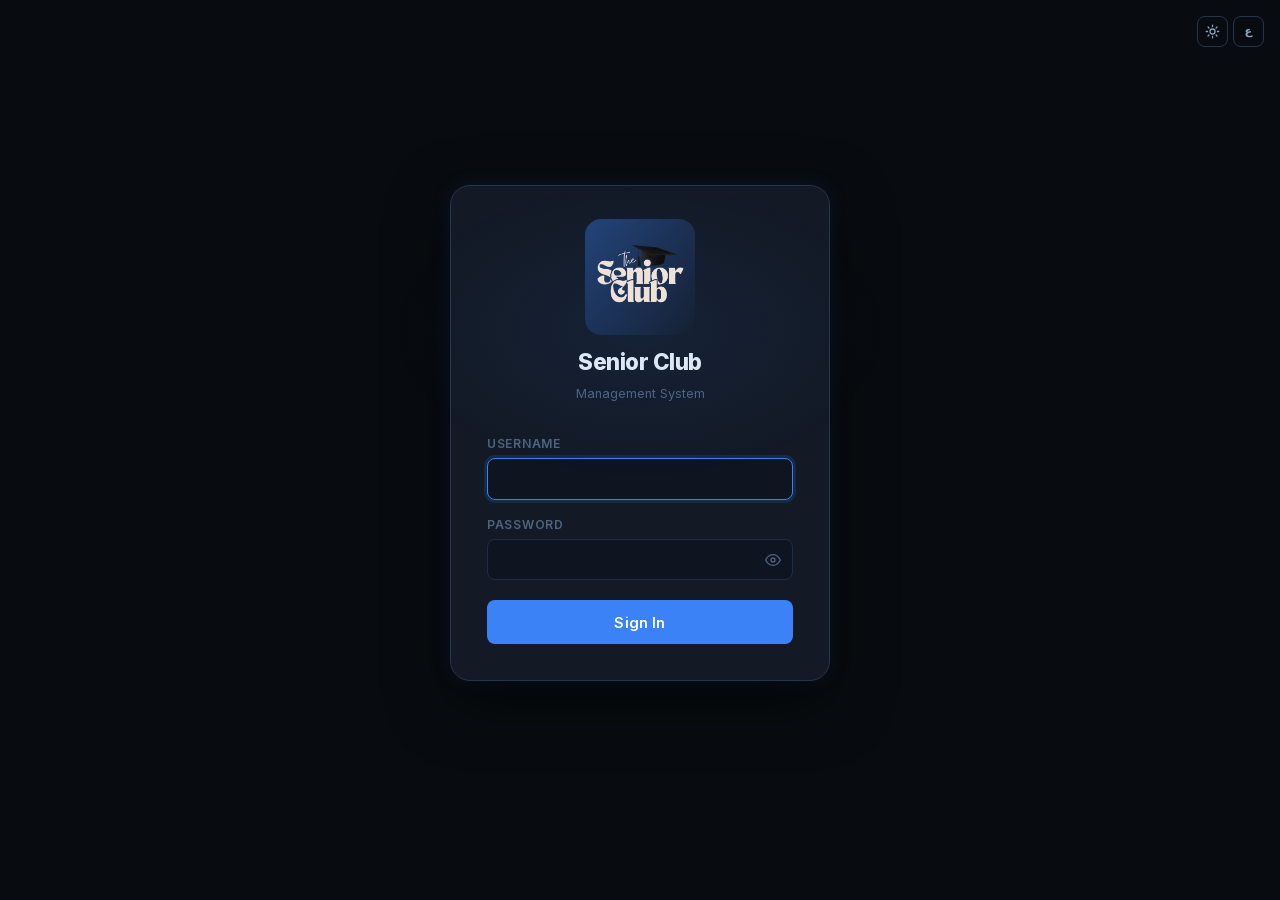
<file: dashboard/index.html>
<!DOCTYPE html><html lang="en" dir="ltr" data-theme="dark" class="__variable_3ccf5d __variable_b7e283"><head><meta charSet="utf-8"/><meta name="viewport" content="width=device-width, initial-scale=1, viewport-fit=cover"/><link rel="preload" href="/_next/static/media/01f0c602c274ea55-s.p.woff2" as="font" crossorigin="" type="font/woff2"/><link rel="preload" href="/_next/static/media/350b852752f8489d-s.p.woff2" as="font" crossorigin="" type="font/woff2"/><link rel="preload" href="/_next/static/media/e4af272ccee01ff0-s.p.woff2" as="font" crossorigin="" type="font/woff2"/><link rel="preload" as="image" href="/SeniorClub.png"/><link rel="stylesheet" href="/_next/static/css/972c6b9648d79cfc.css" data-precedence="next"/><link rel="stylesheet" href="/_next/static/css/145ff705112b5594.css" data-precedence="next"/><link rel="preload" as="script" fetchPriority="low" href="/_next/static/chunks/webpack-894e24c2710d0921.js"/><script src="/_next/static/chunks/4bd1b696-260c6661c6149178.js" async=""></script><script src="/_next/static/chunks/684-d8bcc1f7bf83757e.js" async=""></script><script src="/_next/static/chunks/main-app-e4948cb6dcdb7e69.js" async=""></script><script src="/_next/static/chunks/44530001-9fe5617ddb7db574.js" async=""></script><script src="/_next/static/chunks/180-b823059740a88b15.js" async=""></script><script src="/_next/static/chunks/874-56ff573bd9376db8.js" async=""></script><script src="/_next/static/chunks/515-bab0f9d817c5426e.js" async=""></script><script src="/_next/static/chunks/726-86081b4586e5afb9.js" async=""></script><script src="/_next/static/chunks/app/layout-f19195cc149b55ea.js" async=""></script><script src="/_next/static/chunks/app/not-found-e8070088f768efa1.js" async=""></script><script src="/_next/static/chunks/766-8542eae2c9495e4b.js" async=""></script><script src="/_next/static/chunks/app/dashboard/page-74dbb0f2a56365a8.js" async=""></script><meta name="next-size-adjust" content=""/><meta name="theme-color" media="screen and (max-width: 640px), screen and (pointer: coarse) and (max-height: 500px)" content="#080c10"/><script>(function(){try{
var r=document.documentElement;
var t=localStorage.getItem('sc-theme');
r.setAttribute('data-theme',t==='light'?'light':'dark');
if(t==='light'){var m=document.querySelector('meta[name="theme-color"]');if(m){m.setAttribute('content','#f2f5f9')}}
var l=localStorage.getItem('sc-lang');
if(l!=='ar'){l='en'}
r.setAttribute('lang',l);
r.setAttribute('dir',l==='ar'?'rtl':'ltr');
}catch(e){}})()</script><title>Senior Club – Management System</title><meta name="description" content="Internal order management for Senior Club custom apparel"/><link rel="manifest" href="/manifest.webmanifest"/><meta name="apple-mobile-web-app-capable" content="yes"/><meta name="format-detection" content="telephone=no, date=no, address=no, email=no"/><meta name="google-site-verification" content="EM5_p-hZ5hn9yo7Q4IDcOCgQPjWIcrB5mJHLakNlkgA"/><meta name="mobile-web-app-capable" content="yes"/><meta name="apple-mobile-web-app-title" content="Senior Club"/><link href="/splash/club-1320x2868.png" media="(device-width: 440px) and (device-height: 956px) and (-webkit-device-pixel-ratio: 3) and (orientation: portrait)" rel="apple-touch-startup-image"/><link href="/splash/club-1260x2736.png" media="(device-width: 420px) and (device-height: 912px) and (-webkit-device-pixel-ratio: 3) and (orientation: portrait)" rel="apple-touch-startup-image"/><link href="/splash/club-1290x2796.png" media="(device-width: 430px) and (device-height: 932px) and (-webkit-device-pixel-ratio: 3) and (orientation: portrait)" rel="apple-touch-startup-image"/><link href="/splash/club-1284x2778.png" media="(device-width: 428px) and (device-height: 926px) and (-webkit-device-pixel-ratio: 3) and (orientation: portrait)" rel="apple-touch-startup-image"/><link href="/splash/club-1206x2622.png" media="(device-width: 402px) and (device-height: 874px) and (-webkit-device-pixel-ratio: 3) and (orientation: portrait)" rel="apple-touch-startup-image"/><link href="/splash/club-1179x2556.png" media="(device-width: 393px) and (device-height: 852px) and (-webkit-device-pixel-ratio: 3) and (orientation: portrait)" rel="apple-touch-startup-image"/><link href="/splash/club-1170x2532.png" media="(device-width: 390px) and (device-height: 844px) and (-webkit-device-pixel-ratio: 3) and (orientation: portrait)" rel="apple-touch-startup-image"/><link href="/splash/club-1125x2436.png" media="(device-width: 375px) and (device-height: 812px) and (-webkit-device-pixel-ratio: 3) and (orientation: portrait)" rel="apple-touch-startup-image"/><link href="/splash/club-1242x2688.png" media="(device-width: 414px) and (device-height: 896px) and (-webkit-device-pixel-ratio: 3) and (orientation: portrait)" rel="apple-touch-startup-image"/><link href="/splash/club-828x1792.png" media="(device-width: 414px) and (device-height: 896px) and (-webkit-device-pixel-ratio: 2) and (orientation: portrait)" rel="apple-touch-startup-image"/><link href="/splash/club-1242x2208.png" media="(device-width: 414px) and (device-height: 736px) and (-webkit-device-pixel-ratio: 3) and (orientation: portrait)" rel="apple-touch-startup-image"/><link href="/splash/club-750x1334.png" media="(device-width: 375px) and (device-height: 667px) and (-webkit-device-pixel-ratio: 2) and (orientation: portrait)" rel="apple-touch-startup-image"/><meta name="apple-mobile-web-app-status-bar-style" content="default"/><link rel="shortcut icon" href="/SeniorClub.ico"/><link rel="icon" href="/SeniorClub.ico"/><link rel="apple-touch-icon" href="/icons/apple-touch-icon.png"/><script>document.querySelectorAll('body link[rel="icon"], body link[rel="apple-touch-icon"]').forEach(el => document.head.appendChild(el))</script><script src="/_next/static/chunks/polyfills-42372ed130431b0a.js" noModule=""></script></head><body><nav class="nav-root"><div class="nav-inner"><span class="phone-only nav-phone-lead"><span class="nav-phone-mark"><svg width="20" height="20" viewBox="0 0 24 24" fill="none" stroke="currentColor" stroke-width="2.5" stroke-linecap="round" stroke-linejoin="round"><polygon points="12 2 15.09 8.26 22 9.27 17 14.14 18.18 21.02 12 17.77 5.82 21.02 7 14.14 2 9.27 8.91 8.26 12 2"></polygon></svg></span><span class="nav-phone-title">Dashboard</span></span><span class="nav-logo"><svg width="20" height="20" viewBox="0 0 24 24" fill="none" stroke="currentColor" stroke-width="2.5" stroke-linecap="round" stroke-linejoin="round"><polygon points="12 2 15.09 8.26 22 9.27 17 14.14 18.18 21.02 12 17.77 5.82 21.02 7 14.14 2 9.27 8.91 8.26 12 2"></polygon></svg>Senior Club</span><div class="nav-links nav-links-desktop"><a class="nav-link active" href="/dashboard/"><span class="nav-icon"><svg width="15" height="15" viewBox="0 0 24 24" fill="none" stroke="currentColor" stroke-width="2.2" stroke-linecap="round" stroke-linejoin="round"><rect x="3" y="3" width="7" height="7" rx="1"></rect><rect x="14" y="3" width="7" height="7" rx="1"></rect><rect x="14" y="14" width="7" height="7" rx="1"></rect><rect x="3" y="14" width="7" height="7" rx="1"></rect></svg></span>Dashboard</a><a class="nav-link " href="/orders/new/"><span class="nav-icon"><svg width="15" height="15" viewBox="0 0 24 24" fill="none" stroke="currentColor" stroke-width="2.2" stroke-linecap="round" stroke-linejoin="round"><line x1="12" y1="5" x2="12" y2="19"></line><line x1="5" y1="12" x2="19" y2="12"></line></svg></span>New Order</a><a class="nav-link " href="/payables/"><span class="nav-icon"><svg width="15" height="15" viewBox="0 0 24 24" fill="none" stroke="currentColor" stroke-width="2.2" stroke-linecap="round" stroke-linejoin="round"><path d="M20 12V7a2 2 0 0 0-2-2H5a2 2 0 0 0-2 2v10a2 2 0 0 0 2 2h6"></path><path d="M3 10h17"></path><circle cx="18" cy="17" r="3"></circle><path d="M18 15.5v3"></path><path d="M16.5 17h3"></path></svg></span>Money Hub</a><a class="nav-link " href="/settings/"><span class="nav-icon"><svg width="15" height="15" viewBox="0 0 24 24" fill="none" stroke="currentColor" stroke-width="2.2" stroke-linecap="round" stroke-linejoin="round"><circle cx="12" cy="12" r="3"></circle><path d="M19.4 15a1.65 1.65 0 0 0 .33 1.82l.06.06a2 2 0 0 1-2.83 2.83l-.06-.06a1.65 1.65 0 0 0-1.82-.33 1.65 1.65 0 0 0-1 1.51V21a2 2 0 0 1-4 0v-.09A1.65 1.65 0 0 0 9 19.4a1.65 1.65 0 0 0-1.82.33l-.06.06a2 2 0 0 1-2.83-2.83l.06-.06A1.65 1.65 0 0 0 4.68 15a1.65 1.65 0 0 0-1.51-1H3a2 2 0 0 1 0-4h.09A1.65 1.65 0 0 0 4.6 9a1.65 1.65 0 0 0-.33-1.82l-.06-.06a2 2 0 0 1 2.83-2.83l.06.06A1.65 1.65 0 0 0 9 4.68a1.65 1.65 0 0 0 1-1.51V3a2 2 0 0 1 4 0v.09a1.65 1.65 0 0 0 1 1.51 1.65 1.65 0 0 0 1.82-.33l.06-.06a2 2 0 0 1 2.83 2.83l-.06.06A1.65 1.65 0 0 0 19.4 9a1.65 1.65 0 0 0 1.51 1H21a2 2 0 0 1 0 4h-.09a1.65 1.65 0 0 0-1.51 1z"></path></svg></span>Settings</a><a class="nav-link " href="/logs/"><span class="nav-icon"><svg width="15" height="15" viewBox="0 0 24 24" fill="none" stroke="currentColor" stroke-width="2.2" stroke-linecap="round" stroke-linejoin="round"><path d="M14 2H6a2 2 0 0 0-2 2v16a2 2 0 0 0 2 2h12a2 2 0 0 0 2-2V8z"></path><polyline points="14 2 14 8 20 8"></polyline><line x1="16" y1="13" x2="8" y2="13"></line><line x1="16" y1="17" x2="8" y2="17"></line><polyline points="10 9 9 9 8 9"></polyline></svg></span>Logs</a><a class="nav-link " href="/help/"><span class="nav-icon"><svg width="15" height="15" viewBox="0 0 24 24" fill="none" stroke="currentColor" stroke-width="2.2" stroke-linecap="round" stroke-linejoin="round"><circle cx="12" cy="12" r="10"></circle><path d="M9.09 9a3 3 0 0 1 5.83 1c0 2-3 3-3 3"></path><line x1="12" y1="17" x2="12.01" y2="17"></line></svg></span>Help</a></div><div class="nav-actions"><a class="nav-system-link nav-system-link-desktop" title="Open the factory system" href="/factory/"><span style="display:flex"><svg width="14" height="14" viewBox="0 0 24 24" fill="none" stroke="currentColor" stroke-width="2.2" stroke-linecap="round" stroke-linejoin="round"><path d="M2 20h20"></path><path d="M3 20V9l5 3V9l5 3V9l5 3v8"></path><path d="M9 20v-4h4v4"></path></svg></span>Factory</a><div class="prefs-controls"><button type="button" class="prefs-btn" title="Switch to light mode" aria-label="Switch to light mode"><svg width="15" height="15" viewBox="0 0 24 24" fill="none" stroke="currentColor" stroke-width="2.1" stroke-linecap="round" stroke-linejoin="round"><circle cx="12" cy="12" r="4"></circle><path d="M12 2v2M12 20v2M4.9 4.9l1.4 1.4M17.7 17.7l1.4 1.4M2 12h2M20 12h2M4.9 19.1l1.4-1.4M17.7 6.3l1.4-1.4"></path></svg></button><button type="button" class="prefs-btn prefs-btn-lang" title="Switch to Arabic" aria-label="Switch to Arabic" lang="ar">ع</button></div></div></div></nav><nav class="phone-only phone-tabbar" aria-label="Main sections"><a class="phone-tab active" aria-current="page" href="/dashboard/"><svg width="15" height="15" viewBox="0 0 24 24" fill="none" stroke="currentColor" stroke-width="2.2" stroke-linecap="round" stroke-linejoin="round"><rect x="3" y="3" width="7" height="7" rx="1"></rect><rect x="14" y="3" width="7" height="7" rx="1"></rect><rect x="14" y="14" width="7" height="7" rx="1"></rect><rect x="3" y="14" width="7" height="7" rx="1"></rect></svg><span class="phone-tab-label">Dashboard</span></a><a class="phone-tab" href="/payables/"><svg width="15" height="15" viewBox="0 0 24 24" fill="none" stroke="currentColor" stroke-width="2.2" stroke-linecap="round" stroke-linejoin="round"><path d="M20 12V7a2 2 0 0 0-2-2H5a2 2 0 0 0-2 2v10a2 2 0 0 0 2 2h6"></path><path d="M3 10h17"></path><circle cx="18" cy="17" r="3"></circle><path d="M18 15.5v3"></path><path d="M16.5 17h3"></path></svg><span class="phone-tab-label">Money Hub</span></a><a class="phone-tab phone-tab-new" aria-label="New Order" href="/orders/new/"><span class="phone-tab-plus"><svg width="24" height="24" viewBox="0 0 24 24" fill="none" stroke="currentColor" stroke-width="2.6" stroke-linecap="round"><path d="M12 5v14M5 12h14"></path></svg></span></a><a class="phone-tab" href="/logs/"><svg width="15" height="15" viewBox="0 0 24 24" fill="none" stroke="currentColor" stroke-width="2.2" stroke-linecap="round" stroke-linejoin="round"><path d="M14 2H6a2 2 0 0 0-2 2v16a2 2 0 0 0 2 2h12a2 2 0 0 0 2-2V8z"></path><polyline points="14 2 14 8 20 8"></polyline><line x1="16" y1="13" x2="8" y2="13"></line><line x1="16" y1="17" x2="8" y2="17"></line><polyline points="10 9 9 9 8 9"></polyline></svg><span class="phone-tab-label">Logs</span></a><button type="button" class="phone-tab" aria-haspopup="dialog" aria-expanded="false"><svg width="22" height="22" viewBox="0 0 24 24" fill="none" stroke="currentColor" stroke-width="2.2" stroke-linecap="round" stroke-linejoin="round"><circle cx="5" cy="12" r="1.4"></circle><circle cx="12" cy="12" r="1.4"></circle><circle cx="19" cy="12" r="1.4"></circle></svg><span class="phone-tab-label">More</span></button></nav><main style="max-width:1200px;margin:0 auto;padding:1.75rem 1rem"><div><div class="dashboard-header"><div style="display:flex;align-items:center;gap:0.75rem"><span class="brand-plate m-dash-logo"><img alt="Senior Club" width="118" height="84" decoding="async" data-nimg="1" style="color:transparent;object-fit:contain;width:118px;height:auto;display:block" src="/SeniorClub.png"/></span><div class="m-dash-intro"><p style="margin:0;font-size:0.72rem;color:var(--text-muted);text-transform:uppercase;letter-spacing:0.16em;font-weight:700">Operations Overview</p><p style="margin:0.2rem 0 0;font-size:0.92rem;color:var(--text-secondary);max-width:30ch">Track orders, collections, and profit at a glance.</p></div></div></div><div class="m-dash-stats" style="display:grid;grid-template-columns:repeat(auto-fit, minmax(160px, 1fr));gap:0.85rem;margin-bottom:1.5rem"><div class="stat-card blue"><div style="display:flex;justify-content:space-between;align-items:flex-start;margin-bottom:0.5rem"><p class="stat-label">Revenue Collected</p><span style="color:var(--accent);opacity:0.7"><svg width="18" height="18" viewBox="0 0 24 24" fill="none" stroke="currentColor" stroke-width="2" stroke-linecap="round" stroke-linejoin="round"><line x1="12" y1="1" x2="12" y2="23"></line><path d="M17 5H9.5a3.5 3.5 0 0 0 0 7h5a3.5 3.5 0 0 1 0 7H6"></path></svg></span></div><p class="stat-value blue">0 EGP</p></div><div class="stat-card neutral"><div style="display:flex;justify-content:space-between;align-items:flex-start;margin-bottom:0.5rem"><p class="stat-label">Total Cost</p><span style="color:var(--text-muted);opacity:0.7"><svg width="18" height="18" viewBox="0 0 24 24" fill="none" stroke="currentColor" stroke-width="2" stroke-linecap="round" stroke-linejoin="round"><rect x="2" y="7" width="20" height="14" rx="2"></rect><path d="M16 21V5a2 2 0 0 0-2-2h-4a2 2 0 0 0-2 2v16"></path></svg></span></div><p class="stat-value neutral">0 EGP</p></div><div class="stat-card green"><div style="display:flex;justify-content:space-between;align-items:flex-start;margin-bottom:0.5rem"><p class="stat-label">Net Profit</p><span style="color:var(--green);opacity:0.7"><svg width="18" height="18" viewBox="0 0 24 24" fill="none" stroke="currentColor" stroke-width="2" stroke-linecap="round" stroke-linejoin="round"><polyline points="23 6 13.5 15.5 8.5 10.5 1 18"></polyline><polyline points="17 6 23 6 23 12"></polyline></svg></span></div><p class="stat-value green">0 EGP</p></div><div class="stat-card neutral"><div style="display:flex;justify-content:space-between;align-items:flex-start;margin-bottom:0.5rem"><p class="stat-label">Orders</p><span style="color:var(--text-muted);opacity:0.7"><svg width="18" height="18" viewBox="0 0 24 24" fill="none" stroke="currentColor" stroke-width="2" stroke-linecap="round" stroke-linejoin="round"><path d="M6 2 3 6v14a2 2 0 0 0 2 2h14a2 2 0 0 0 2-2V6l-3-4z"></path><line x1="3" y1="6" x2="21" y2="6"></line><path d="M16 10a4 4 0 0 1-8 0"></path></svg></span></div><p class="stat-value neutral">0</p><p class="stat-sub">all orders</p></div><div class="stat-card green"><div style="display:flex;justify-content:space-between;align-items:flex-start;margin-bottom:0.5rem"><p class="stat-label">Still Owed</p><span style="color:var(--green);opacity:0.7"><svg width="18" height="18" viewBox="0 0 24 24" fill="none" stroke="currentColor" stroke-width="2" stroke-linecap="round" stroke-linejoin="round"><circle cx="12" cy="12" r="10"></circle><polyline points="12 6 12 12 16 14"></polyline></svg></span></div><p class="stat-value green">0 EGP</p><p class="stat-sub">all collected</p></div></div><div class="card m-dash-orders" style="padding:0;overflow:hidden"><div class="m-dash-tabs" style="display:flex;align-items:stretch;border-bottom:1px solid var(--border);background:var(--bg-surface)"><button type="button" aria-pressed="true" style="display:flex;align-items:center;gap:0.5rem;padding:0.85rem 1.25rem;border:none;border-bottom:2px solid var(--accent);background:none;color:var(--accent);font-weight:700;font-size:0.875rem;cursor:pointer;transition:all 0.15s;margin-bottom:-1px">Active<span style="font-size:0.7rem;font-weight:700;background:var(--accent-glow);color:var(--accent);border:1px solid var(--accent-border);border-radius:99px;padding:0.1rem 0.5rem;min-width:1.4rem;text-align:center">0</span></button><button type="button" aria-pressed="false" style="display:flex;align-items:center;gap:0.5rem;padding:0.85rem 1.25rem;border:none;border-bottom:2px solid transparent;background:none;color:var(--text-muted);font-weight:500;font-size:0.875rem;cursor:pointer;transition:all 0.15s;margin-bottom:-1px">Completed<span style="font-size:0.7rem;font-weight:700;background:var(--bg-elevated);color:var(--text-muted);border:1px solid var(--border);border-radius:99px;padding:0.1rem 0.5rem;min-width:1.4rem;text-align:center">0</span></button></div><div style="padding:3rem;text-align:center"><div style="width:32px;height:32px;border:2px solid var(--border);border-top-color:var(--accent);border-radius:50%;animation:spin 0.8s linear infinite;margin:0 auto 0.75rem"></div><p style="color:var(--text-muted);font-size:0.85rem">Loading orders…</p></div></div></div><!--$--><!--/$--><!--$--><!--/$--></main><script src="/_next/static/chunks/webpack-894e24c2710d0921.js" async=""></script><script>(self.__next_f=self.__next_f||[]).push([0])</script><script>self.__next_f.push([1,"1:\"$Sreact.fragment\"\n2:I[6131,[\"730\",\"static/chunks/44530001-9fe5617ddb7db574.js\",\"180\",\"static/chunks/180-b823059740a88b15.js\",\"874\",\"static/chunks/874-56ff573bd9376db8.js\",\"515\",\"static/chunks/515-bab0f9d817c5426e.js\",\"726\",\"static/chunks/726-86081b4586e5afb9.js\",\"177\",\"static/chunks/app/layout-f19195cc149b55ea.js\"],\"default\"]\n3:I[7526,[\"730\",\"static/chunks/44530001-9fe5617ddb7db574.js\",\"180\",\"static/chunks/180-b823059740a88b15.js\",\"874\",\"static/chunks/874-56ff573bd9376db8.js\",\"515\",\"static/chunks/515-bab0f9d817c5426e.js\",\"726\",\"static/chunks/726-86081b4586e5afb9.js\",\"177\",\"static/chunks/app/layout-f19195cc149b55ea.js\"],\"default\"]\n4:I[7555,[],\"\"]\n5:I[1295,[],\"\"]\n6:I[4584,[\"874\",\"static/chunks/874-56ff573bd9376db8.js\",\"515\",\"static/chunks/515-bab0f9d817c5426e.js\",\"345\",\"static/chunks/app/not-found-e8070088f768efa1.js\"],\"default\"]\n7:I[894,[],\"ClientPageRoot\"]\n8:I[7550,[\"730\",\"static/chunks/44530001-9fe5617ddb7db574.js\",\"180\",\"static/chunks/180-b823059740a88b15.js\",\"874\",\"static/chunks/874-56ff573bd9376db8.js\",\"766\",\"static/chunks/766-8542eae2c9495e4b.js\",\"515\",\"static/chunks/515-bab0f9d817c5426e.js\",\"105\",\"static/chunks/app/dashboard/page-74dbb0f2a56365a8.js\"],\"default\"]\nb:I[9665,[],\"MetadataBoundary\"]\nd:I[9665,[],\"OutletBoundary\"]\n10:I[4911,[],\"AsyncMetadataOutlet\"]\n12:I[9665,[],\"ViewportBoundary\"]\n14:I[6614,[],\"\"]\n:HL[\"/_next/static/media/01f0c602c274ea55-s.p.woff2\",\"font\",{\"crossOrigin\":\"\",\"type\":\"font/woff2\"}]\n:HL[\"/_next/static/media/350b852752f8489d-s.p.woff2\",\"font\",{\"crossOrigin\":\"\",\"type\":\"font/woff2\"}]\n:HL[\"/_next/static/media/e4af272ccee01ff0-s.p.woff2\",\"font\",{\"crossOrigin\":\"\",\"type\":\"font/woff2\"}]\n:HL[\"/_next/static/css/972c6b9648d79cfc.css\",\"style\"]\n:HL[\"/_next/static/css/145ff705112b5594.css\",\"style\"]\n"])</script><script>self.__next_f.push([1,"0:{\"P\":null,\"b\":\"7T24iWqmkpf4PfrAzxpjS\",\"p\":\"\",\"c\":[\"\",\"dashboard\",\"\"],\"i\":false,\"f\":[[[\"\",{\"children\":[\"dashboard\",{\"children\":[\"__PAGE__\",{}]}]},\"$undefined\",\"$undefined\",true],[\"\",[\"$\",\"$1\",\"c\",{\"children\":[[[\"$\",\"link\",\"0\",{\"rel\":\"stylesheet\",\"href\":\"/_next/static/css/972c6b9648d79cfc.css\",\"precedence\":\"next\",\"crossOrigin\":\"$undefined\",\"nonce\":\"$undefined\"}],[\"$\",\"link\",\"1\",{\"rel\":\"stylesheet\",\"href\":\"/_next/static/css/145ff705112b5594.css\",\"precedence\":\"next\",\"crossOrigin\":\"$undefined\",\"nonce\":\"$undefined\"}]],[\"$\",\"html\",null,{\"lang\":\"en\",\"dir\":\"ltr\",\"data-theme\":\"dark\",\"className\":\"__variable_3ccf5d __variable_b7e283\",\"suppressHydrationWarning\":true,\"children\":[[\"$\",\"head\",null,{\"children\":[[\"$\",\"meta\",null,{\"name\":\"theme-color\",\"media\":\"screen and (max-width: 640px), screen and (pointer: coarse) and (max-height: 500px)\",\"content\":\"#080c10\"}],[\"$\",\"script\",null,{\"dangerouslySetInnerHTML\":{\"__html\":\"(function(){try{\\nvar r=document.documentElement;\\nvar t=localStorage.getItem('sc-theme');\\nr.setAttribute('data-theme',t==='light'?'light':'dark');\\nif(t==='light'){var m=document.querySelector('meta[name=\\\"theme-color\\\"]');if(m){m.setAttribute('content','#f2f5f9')}}\\nvar l=localStorage.getItem('sc-lang');\\nif(l!=='ar'){l='en'}\\nr.setAttribute('lang',l);\\nr.setAttribute('dir',l==='ar'?'rtl':'ltr');\\n}catch(e){}})()\"}}]]}],[\"$\",\"body\",null,{\"children\":[\"$\",\"$L2\",null,{\"children\":[[\"$\",\"$L3\",null,{}],[\"$\",\"main\",null,{\"style\":{\"maxWidth\":\"1200px\",\"margin\":\"0 auto\",\"padding\":\"1.75rem 1rem\"},\"children\":[\"$\",\"$L4\",null,{\"parallelRouterKey\":\"children\",\"error\":\"$undefined\",\"errorStyles\":\"$undefined\",\"errorScripts\":\"$undefined\",\"template\":[\"$\",\"$L5\",null,{}],\"templateStyles\":\"$undefined\",\"templateScripts\":\"$undefined\",\"notFound\":[[\"$\",\"$L6\",null,{}],[]],\"forbidden\":\"$undefined\",\"unauthorized\":\"$undefined\"}]}]]}]}]]}]]}],{\"children\":[\"dashboard\",[\"$\",\"$1\",\"c\",{\"children\":[null,[\"$\",\"$L4\",null,{\"parallelRouterKey\":\"children\",\"error\":\"$undefined\",\"errorStyles\":\"$undefined\",\"errorScripts\":\"$undefined\",\"template\":[\"$\",\"$L5\",null,{}],\"templateStyles\":\"$undefined\",\"templateScripts\":\"$undefined\",\"notFound\":\"$undefined\",\"forbidden\":\"$undefined\",\"unauthorized\":\"$undefined\"}]]}],{\"children\":[\"__PAGE__\",[\"$\",\"$1\",\"c\",{\"children\":[[\"$\",\"$L7\",null,{\"Component\":\"$8\",\"searchParams\":{},\"params\":{},\"promises\":[\"$@9\",\"$@a\"]}],[\"$\",\"$Lb\",null,{\"children\":\"$Lc\"}],null,[\"$\",\"$Ld\",null,{\"children\":[\"$Le\",\"$Lf\",[\"$\",\"$L10\",null,{\"promise\":\"$@11\"}]]}]]}],{},null,false]},null,false]},null,false],[\"$\",\"$1\",\"h\",{\"children\":[null,[\"$\",\"$1\",\"brZOv1ncdLkZp5LB3WzGA\",{\"children\":[[\"$\",\"$L12\",null,{\"children\":\"$L13\"}],[\"$\",\"meta\",null,{\"name\":\"next-size-adjust\",\"content\":\"\"}]]}],null]}],false]],\"m\":\"$undefined\",\"G\":[\"$14\",\"$undefined\"],\"s\":false,\"S\":true}\n"])</script><script>self.__next_f.push([1,"15:\"$Sreact.suspense\"\n16:I[4911,[],\"AsyncMetadata\"]\n9:{}\na:{}\nc:[\"$\",\"$15\",null,{\"fallback\":null,\"children\":[\"$\",\"$L16\",null,{\"promise\":\"$@17\"}]}]\n"])</script><script>self.__next_f.push([1,"f:null\n"])</script><script>self.__next_f.push([1,"13:[[\"$\",\"meta\",\"0\",{\"charSet\":\"utf-8\"}],[\"$\",\"meta\",\"1\",{\"name\":\"viewport\",\"content\":\"width=device-width, initial-scale=1, viewport-fit=cover\"}]]\ne:null\n"])</script><script>self.__next_f.push([1,"17:{\"metadata\":[[\"$\",\"title\",\"0\",{\"children\":\"Senior Club – Management System\"}],[\"$\",\"meta\",\"1\",{\"name\":\"description\",\"content\":\"Internal order management for Senior Club custom apparel\"}],[\"$\",\"link\",\"2\",{\"rel\":\"manifest\",\"href\":\"/manifest.webmanifest\",\"crossOrigin\":\"$undefined\"}],[\"$\",\"meta\",\"3\",{\"name\":\"apple-mobile-web-app-capable\",\"content\":\"yes\"}],[\"$\",\"meta\",\"4\",{\"name\":\"format-detection\",\"content\":\"telephone=no, date=no, address=no, email=no\"}],[\"$\",\"meta\",\"5\",{\"name\":\"google-site-verification\",\"content\":\"EM5_p-hZ5hn9yo7Q4IDcOCgQPjWIcrB5mJHLakNlkgA\"}],[\"$\",\"meta\",\"6\",{\"name\":\"mobile-web-app-capable\",\"content\":\"yes\"}],[\"$\",\"meta\",\"7\",{\"name\":\"apple-mobile-web-app-title\",\"content\":\"Senior Club\"}],[\"$\",\"link\",\"8\",{\"href\":\"/splash/club-1320x2868.png\",\"media\":\"(device-width: 440px) and (device-height: 956px) and (-webkit-device-pixel-ratio: 3) and (orientation: portrait)\",\"rel\":\"apple-touch-startup-image\"}],[\"$\",\"link\",\"9\",{\"href\":\"/splash/club-1260x2736.png\",\"media\":\"(device-width: 420px) and (device-height: 912px) and (-webkit-device-pixel-ratio: 3) and (orientation: portrait)\",\"rel\":\"apple-touch-startup-image\"}],[\"$\",\"link\",\"10\",{\"href\":\"/splash/club-1290x2796.png\",\"media\":\"(device-width: 430px) and (device-height: 932px) and (-webkit-device-pixel-ratio: 3) and (orientation: portrait)\",\"rel\":\"apple-touch-startup-image\"}],[\"$\",\"link\",\"11\",{\"href\":\"/splash/club-1284x2778.png\",\"media\":\"(device-width: 428px) and (device-height: 926px) and (-webkit-device-pixel-ratio: 3) and (orientation: portrait)\",\"rel\":\"apple-touch-startup-image\"}],[\"$\",\"link\",\"12\",{\"href\":\"/splash/club-1206x2622.png\",\"media\":\"(device-width: 402px) and (device-height: 874px) and (-webkit-device-pixel-ratio: 3) and (orientation: portrait)\",\"rel\":\"apple-touch-startup-image\"}],[\"$\",\"link\",\"13\",{\"href\":\"/splash/club-1179x2556.png\",\"media\":\"(device-width: 393px) and (device-height: 852px) and (-webkit-device-pixel-ratio: 3) and (orientation: portrait)\",\"rel\":\"apple-touch-startup-image\"}],[\"$\",\"link\",\"14\",{\"href\":\"/splash/club-1170x2532.png\",\"media\":\"(device-width: 390px) and (device-height: 844px) and (-webkit-device-pixel-ratio: 3) and (orientation: portrait)\",\"rel\":\"apple-touch-startup-image\"}],[\"$\",\"link\",\"15\",{\"href\":\"/splash/club-1125x2436.png\",\"media\":\"(device-width: 375px) and (device-height: 812px) and (-webkit-device-pixel-ratio: 3) and (orientation: portrait)\",\"rel\":\"apple-touch-startup-image\"}],[\"$\",\"link\",\"16\",{\"href\":\"/splash/club-1242x2688.png\",\"media\":\"(device-width: 414px) and (device-height: 896px) and (-webkit-device-pixel-ratio: 3) and (orientation: portrait)\",\"rel\":\"apple-touch-startup-image\"}],[\"$\",\"link\",\"17\",{\"href\":\"/splash/club-828x1792.png\",\"media\":\"(device-width: 414px) and (device-height: 896px) and (-webkit-device-pixel-ratio: 2) and (orientation: portrait)\",\"rel\":\"apple-touch-startup-image\"}],[\"$\",\"link\",\"18\",{\"href\":\"/splash/club-1242x2208.png\",\"media\":\"(device-width: 414px) and (device-height: 736px) and (-webkit-device-pixel-ratio: 3) and (orientation: portrait)\",\"rel\":\"apple-touch-startup-image\"}],[\"$\",\"link\",\"19\",{\"href\":\"/splash/club-750x1334.png\",\"media\":\"(device-width: 375px) and (device-height: 667px) and (-webkit-device-pixel-ratio: 2) and (orientation: portrait)\",\"rel\":\"apple-touch-startup-image\"}],[\"$\",\"meta\",\"20\",{\"name\":\"apple-mobile-web-app-status-bar-style\",\"content\":\"default\"}],[\"$\",\"link\",\"21\",{\"rel\":\"shortcut icon\",\"href\":\"/SeniorClub.ico\"}],[\"$\",\"link\",\"22\",{\"rel\":\"icon\",\"href\":\"/SeniorClub.ico\"}],[\"$\",\"link\",\"23\",{\"rel\":\"apple-touch-icon\",\"href\":\"/icons/apple-touch-icon.png\"}]],\"error\":null,\"digest\":\"$undefined\"}\n"])</script><script>self.__next_f.push([1,"11:{\"metadata\":\"$17:metadata\",\"error\":null,\"digest\":\"$undefined\"}\n"])</script></body></html>
</file>
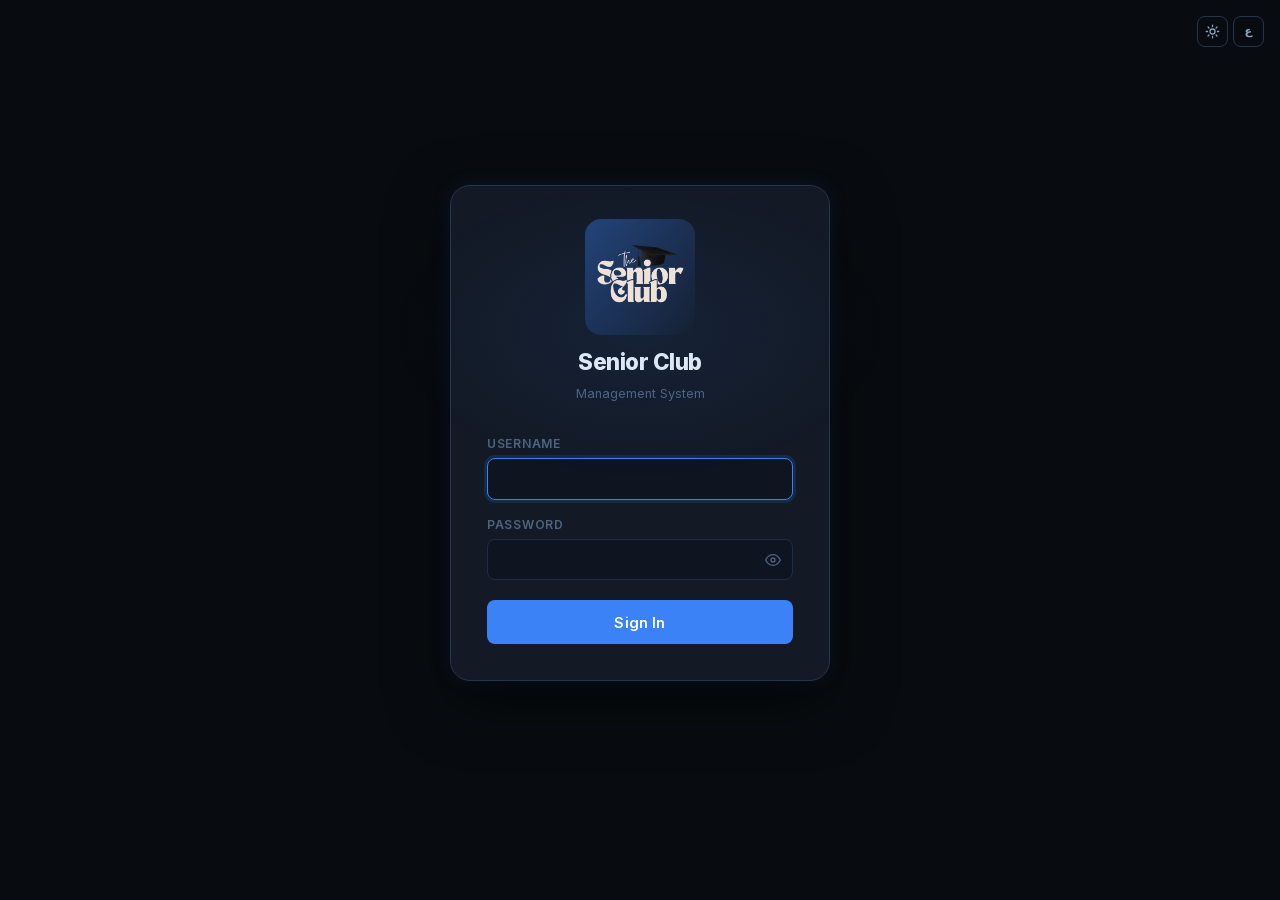
<file: factory/index.html>
<!DOCTYPE html><html lang="en" dir="ltr" data-theme="dark" class="__variable_3ccf5d __variable_b7e283"><head><meta charSet="utf-8"/><meta name="viewport" content="width=device-width, initial-scale=1, viewport-fit=cover"/><link rel="preload" href="/_next/static/media/01f0c602c274ea55-s.p.woff2" as="font" crossorigin="" type="font/woff2"/><link rel="preload" href="/_next/static/media/350b852752f8489d-s.p.woff2" as="font" crossorigin="" type="font/woff2"/><link rel="preload" href="/_next/static/media/e4af272ccee01ff0-s.p.woff2" as="font" crossorigin="" type="font/woff2"/><link rel="stylesheet" href="/_next/static/css/972c6b9648d79cfc.css" data-precedence="next"/><link rel="stylesheet" href="/_next/static/css/145ff705112b5594.css" data-precedence="next"/><link rel="preload" as="script" fetchPriority="low" href="/_next/static/chunks/webpack-894e24c2710d0921.js"/><script src="/_next/static/chunks/4bd1b696-260c6661c6149178.js" async=""></script><script src="/_next/static/chunks/684-d8bcc1f7bf83757e.js" async=""></script><script src="/_next/static/chunks/main-app-e4948cb6dcdb7e69.js" async=""></script><script src="/_next/static/chunks/44530001-9fe5617ddb7db574.js" async=""></script><script src="/_next/static/chunks/180-b823059740a88b15.js" async=""></script><script src="/_next/static/chunks/874-56ff573bd9376db8.js" async=""></script><script src="/_next/static/chunks/515-bab0f9d817c5426e.js" async=""></script><script src="/_next/static/chunks/726-86081b4586e5afb9.js" async=""></script><script src="/_next/static/chunks/app/layout-f19195cc149b55ea.js" async=""></script><script src="/_next/static/chunks/app/not-found-e8070088f768efa1.js" async=""></script><script src="/_next/static/chunks/app/factory/page-03d00d948710b96e.js" async=""></script><meta name="next-size-adjust" content=""/><meta name="theme-color" media="screen and (max-width: 640px), screen and (pointer: coarse) and (max-height: 500px)" content="#080c10"/><script>(function(){try{
var r=document.documentElement;
var t=localStorage.getItem('sc-theme');
r.setAttribute('data-theme',t==='light'?'light':'dark');
if(t==='light'){var m=document.querySelector('meta[name="theme-color"]');if(m){m.setAttribute('content','#f2f5f9')}}
var l=localStorage.getItem('sc-lang');
if(l!=='ar'){l='en'}
r.setAttribute('lang',l);
r.setAttribute('dir',l==='ar'?'rtl':'ltr');
}catch(e){}})()</script><title>Senior Club – Management System</title><meta name="description" content="Internal order management for Senior Club custom apparel"/><link rel="manifest" href="/factory.webmanifest"/><meta name="apple-mobile-web-app-capable" content="yes"/><meta name="format-detection" content="telephone=no, date=no, address=no, email=no"/><meta name="google-site-verification" content="EM5_p-hZ5hn9yo7Q4IDcOCgQPjWIcrB5mJHLakNlkgA"/><meta name="mobile-web-app-capable" content="yes"/><meta name="apple-mobile-web-app-title" content="Factory"/><link href="/splash/factory-1320x2868.png" media="(device-width: 440px) and (device-height: 956px) and (-webkit-device-pixel-ratio: 3) and (orientation: portrait)" rel="apple-touch-startup-image"/><link href="/splash/factory-1260x2736.png" media="(device-width: 420px) and (device-height: 912px) and (-webkit-device-pixel-ratio: 3) and (orientation: portrait)" rel="apple-touch-startup-image"/><link href="/splash/factory-1290x2796.png" media="(device-width: 430px) and (device-height: 932px) and (-webkit-device-pixel-ratio: 3) and (orientation: portrait)" rel="apple-touch-startup-image"/><link href="/splash/factory-1284x2778.png" media="(device-width: 428px) and (device-height: 926px) and (-webkit-device-pixel-ratio: 3) and (orientation: portrait)" rel="apple-touch-startup-image"/><link href="/splash/factory-1206x2622.png" media="(device-width: 402px) and (device-height: 874px) and (-webkit-device-pixel-ratio: 3) and (orientation: portrait)" rel="apple-touch-startup-image"/><link href="/splash/factory-1179x2556.png" media="(device-width: 393px) and (device-height: 852px) and (-webkit-device-pixel-ratio: 3) and (orientation: portrait)" rel="apple-touch-startup-image"/><link href="/splash/factory-1170x2532.png" media="(device-width: 390px) and (device-height: 844px) and (-webkit-device-pixel-ratio: 3) and (orientation: portrait)" rel="apple-touch-startup-image"/><link href="/splash/factory-1125x2436.png" media="(device-width: 375px) and (device-height: 812px) and (-webkit-device-pixel-ratio: 3) and (orientation: portrait)" rel="apple-touch-startup-image"/><link href="/splash/factory-1242x2688.png" media="(device-width: 414px) and (device-height: 896px) and (-webkit-device-pixel-ratio: 3) and (orientation: portrait)" rel="apple-touch-startup-image"/><link href="/splash/factory-828x1792.png" media="(device-width: 414px) and (device-height: 896px) and (-webkit-device-pixel-ratio: 2) and (orientation: portrait)" rel="apple-touch-startup-image"/><link href="/splash/factory-1242x2208.png" media="(device-width: 414px) and (device-height: 736px) and (-webkit-device-pixel-ratio: 3) and (orientation: portrait)" rel="apple-touch-startup-image"/><link href="/splash/factory-750x1334.png" media="(device-width: 375px) and (device-height: 667px) and (-webkit-device-pixel-ratio: 2) and (orientation: portrait)" rel="apple-touch-startup-image"/><meta name="apple-mobile-web-app-status-bar-style" content="default"/><link rel="shortcut icon" href="/SeniorClub.ico"/><link rel="icon" href="/SeniorClub.ico"/><link rel="apple-touch-icon" href="/icons/factory-apple-touch-icon.png"/><script>document.querySelectorAll('body link[rel="icon"], body link[rel="apple-touch-icon"]').forEach(el => document.head.appendChild(el))</script><script src="/_next/static/chunks/polyfills-42372ed130431b0a.js" noModule=""></script></head><body><main style="max-width:1200px;margin:0 auto;padding:1.75rem 1rem"><div class="fac-system"><nav class="fac-nav-root"><div class="fac-nav-top"><a class="fac-back" title="Back to Senior Club" href="/dashboard/"><svg width="13" height="13" viewBox="0 0 24 24" fill="none" stroke="currentColor" stroke-width="2.4" stroke-linecap="round" stroke-linejoin="round" style="transform:scaleX(var(--chevron-flip, 1))"><path d="M15 18l-6-6 6-6"></path></svg><span class="fac-back-label">Senior Club</span></a><span class="fac-brand"><span class="fac-brand-mark"><svg width="17" height="17" viewBox="0 0 24 24" fill="none" stroke="currentColor" stroke-width="2.2" stroke-linecap="round" stroke-linejoin="round"><path d="M2 20h20"></path><path d="M3 20V9l5 3V9l5 3V9l5 3v8"></path><path d="M9 20v-4h4v4"></path></svg></span><span style="min-width:0"><p class="fac-brand-name">Factory System</p><p class="fac-brand-tag">ORDERS · STOCK · EXPENSES · REPORTS</p></span></span><div class="fac-nav-actions"><button type="button" class="phone-only fac-phone-menu" aria-label="More" aria-haspopup="dialog" aria-expanded="false"><svg width="20" height="20" viewBox="0 0 24 24" fill="none" stroke="currentColor" stroke-width="2.2" stroke-linecap="round" stroke-linejoin="round"><circle cx="5" cy="12" r="1.4"></circle><circle cx="12" cy="12" r="1.4"></circle><circle cx="19" cy="12" r="1.4"></circle></svg></button><div class="prefs-controls"><button type="button" class="prefs-btn" title="Switch to light mode" aria-label="Switch to light mode"><svg width="15" height="15" viewBox="0 0 24 24" fill="none" stroke="currentColor" stroke-width="2.1" stroke-linecap="round" stroke-linejoin="round"><circle cx="12" cy="12" r="4"></circle><path d="M12 2v2M12 20v2M4.9 4.9l1.4 1.4M17.7 17.7l1.4 1.4M2 12h2M20 12h2M4.9 19.1l1.4-1.4M17.7 6.3l1.4-1.4"></path></svg></button><button type="button" class="prefs-btn prefs-btn-lang" title="Switch to Arabic" aria-label="Switch to Arabic" lang="ar">ع</button></div><button type="button" class="btn-ghost" style="font-size:0.78rem;padding:0.35rem 0.8rem">Sign Out</button></div></div></nav><div class="factory-app"><div class="loading-page">Opening the Factory System…</div></div></div><!--$--><!--/$--><!--$--><!--/$--></main><script src="/_next/static/chunks/webpack-894e24c2710d0921.js" async=""></script><script>(self.__next_f=self.__next_f||[]).push([0])</script><script>self.__next_f.push([1,"1:\"$Sreact.fragment\"\n2:I[6131,[\"730\",\"static/chunks/44530001-9fe5617ddb7db574.js\",\"180\",\"static/chunks/180-b823059740a88b15.js\",\"874\",\"static/chunks/874-56ff573bd9376db8.js\",\"515\",\"static/chunks/515-bab0f9d817c5426e.js\",\"726\",\"static/chunks/726-86081b4586e5afb9.js\",\"177\",\"static/chunks/app/layout-f19195cc149b55ea.js\"],\"default\"]\n3:I[7526,[\"730\",\"static/chunks/44530001-9fe5617ddb7db574.js\",\"180\",\"static/chunks/180-b823059740a88b15.js\",\"874\",\"static/chunks/874-56ff573bd9376db8.js\",\"515\",\"static/chunks/515-bab0f9d817c5426e.js\",\"726\",\"static/chunks/726-86081b4586e5afb9.js\",\"177\",\"static/chunks/app/layout-f19195cc149b55ea.js\"],\"default\"]\n4:I[7555,[],\"\"]\n5:I[1295,[],\"\"]\n6:I[4584,[\"874\",\"static/chunks/874-56ff573bd9376db8.js\",\"515\",\"static/chunks/515-bab0f9d817c5426e.js\",\"345\",\"static/chunks/app/not-found-e8070088f768efa1.js\"],\"default\"]\n7:I[894,[],\"ClientPageRoot\"]\n8:I[6062,[\"730\",\"static/chunks/44530001-9fe5617ddb7db574.js\",\"180\",\"static/chunks/180-b823059740a88b15.js\",\"874\",\"static/chunks/874-56ff573bd9376db8.js\",\"515\",\"static/chunks/515-bab0f9d817c5426e.js\",\"726\",\"static/chunks/726-86081b4586e5afb9.js\",\"67\",\"static/chunks/app/factory/page-03d00d948710b96e.js\"],\"default\"]\nb:I[9665,[],\"MetadataBoundary\"]\nd:I[9665,[],\"OutletBoundary\"]\n10:I[4911,[],\"AsyncMetadataOutlet\"]\n12:I[9665,[],\"ViewportBoundary\"]\n14:I[6614,[],\"\"]\n:HL[\"/_next/static/media/01f0c602c274ea55-s.p.woff2\",\"font\",{\"crossOrigin\":\"\",\"type\":\"font/woff2\"}]\n:HL[\"/_next/static/media/350b852752f8489d-s.p.woff2\",\"font\",{\"crossOrigin\":\"\",\"type\":\"font/woff2\"}]\n:HL[\"/_next/static/media/e4af272ccee01ff0-s.p.woff2\",\"font\",{\"crossOrigin\":\"\",\"type\":\"font/woff2\"}]\n:HL[\"/_next/static/css/972c6b9648d79cfc.css\",\"style\"]\n:HL[\"/_next/static/css/145ff705112b5594.css\",\"style\"]\n"])</script><script>self.__next_f.push([1,"0:{\"P\":null,\"b\":\"7T24iWqmkpf4PfrAzxpjS\",\"p\":\"\",\"c\":[\"\",\"factory\",\"\"],\"i\":false,\"f\":[[[\"\",{\"children\":[\"factory\",{\"children\":[\"__PAGE__\",{}]}]},\"$undefined\",\"$undefined\",true],[\"\",[\"$\",\"$1\",\"c\",{\"children\":[[[\"$\",\"link\",\"0\",{\"rel\":\"stylesheet\",\"href\":\"/_next/static/css/972c6b9648d79cfc.css\",\"precedence\":\"next\",\"crossOrigin\":\"$undefined\",\"nonce\":\"$undefined\"}],[\"$\",\"link\",\"1\",{\"rel\":\"stylesheet\",\"href\":\"/_next/static/css/145ff705112b5594.css\",\"precedence\":\"next\",\"crossOrigin\":\"$undefined\",\"nonce\":\"$undefined\"}]],[\"$\",\"html\",null,{\"lang\":\"en\",\"dir\":\"ltr\",\"data-theme\":\"dark\",\"className\":\"__variable_3ccf5d __variable_b7e283\",\"suppressHydrationWarning\":true,\"children\":[[\"$\",\"head\",null,{\"children\":[[\"$\",\"meta\",null,{\"name\":\"theme-color\",\"media\":\"screen and (max-width: 640px), screen and (pointer: coarse) and (max-height: 500px)\",\"content\":\"#080c10\"}],[\"$\",\"script\",null,{\"dangerouslySetInnerHTML\":{\"__html\":\"(function(){try{\\nvar r=document.documentElement;\\nvar t=localStorage.getItem('sc-theme');\\nr.setAttribute('data-theme',t==='light'?'light':'dark');\\nif(t==='light'){var m=document.querySelector('meta[name=\\\"theme-color\\\"]');if(m){m.setAttribute('content','#f2f5f9')}}\\nvar l=localStorage.getItem('sc-lang');\\nif(l!=='ar'){l='en'}\\nr.setAttribute('lang',l);\\nr.setAttribute('dir',l==='ar'?'rtl':'ltr');\\n}catch(e){}})()\"}}]]}],[\"$\",\"body\",null,{\"children\":[\"$\",\"$L2\",null,{\"children\":[[\"$\",\"$L3\",null,{}],[\"$\",\"main\",null,{\"style\":{\"maxWidth\":\"1200px\",\"margin\":\"0 auto\",\"padding\":\"1.75rem 1rem\"},\"children\":[\"$\",\"$L4\",null,{\"parallelRouterKey\":\"children\",\"error\":\"$undefined\",\"errorStyles\":\"$undefined\",\"errorScripts\":\"$undefined\",\"template\":[\"$\",\"$L5\",null,{}],\"templateStyles\":\"$undefined\",\"templateScripts\":\"$undefined\",\"notFound\":[[\"$\",\"$L6\",null,{}],[]],\"forbidden\":\"$undefined\",\"unauthorized\":\"$undefined\"}]}]]}]}]]}]]}],{\"children\":[\"factory\",[\"$\",\"$1\",\"c\",{\"children\":[null,[\"$\",\"$L4\",null,{\"parallelRouterKey\":\"children\",\"error\":\"$undefined\",\"errorStyles\":\"$undefined\",\"errorScripts\":\"$undefined\",\"template\":[\"$\",\"$L5\",null,{}],\"templateStyles\":\"$undefined\",\"templateScripts\":\"$undefined\",\"notFound\":\"$undefined\",\"forbidden\":\"$undefined\",\"unauthorized\":\"$undefined\"}]]}],{\"children\":[\"__PAGE__\",[\"$\",\"$1\",\"c\",{\"children\":[[\"$\",\"$L7\",null,{\"Component\":\"$8\",\"searchParams\":{},\"params\":{},\"promises\":[\"$@9\",\"$@a\"]}],[\"$\",\"$Lb\",null,{\"children\":\"$Lc\"}],null,[\"$\",\"$Ld\",null,{\"children\":[\"$Le\",\"$Lf\",[\"$\",\"$L10\",null,{\"promise\":\"$@11\"}]]}]]}],{},null,false]},null,false]},null,false],[\"$\",\"$1\",\"h\",{\"children\":[null,[\"$\",\"$1\",\"Oyxtcwgen1Qu4sikm0QkF\",{\"children\":[[\"$\",\"$L12\",null,{\"children\":\"$L13\"}],[\"$\",\"meta\",null,{\"name\":\"next-size-adjust\",\"content\":\"\"}]]}],null]}],false]],\"m\":\"$undefined\",\"G\":[\"$14\",\"$undefined\"],\"s\":false,\"S\":true}\n"])</script><script>self.__next_f.push([1,"15:\"$Sreact.suspense\"\n16:I[4911,[],\"AsyncMetadata\"]\n9:{}\na:{}\nc:[\"$\",\"$15\",null,{\"fallback\":null,\"children\":[\"$\",\"$L16\",null,{\"promise\":\"$@17\"}]}]\n"])</script><script>self.__next_f.push([1,"f:null\n"])</script><script>self.__next_f.push([1,"13:[[\"$\",\"meta\",\"0\",{\"charSet\":\"utf-8\"}],[\"$\",\"meta\",\"1\",{\"name\":\"viewport\",\"content\":\"width=device-width, initial-scale=1, viewport-fit=cover\"}]]\ne:null\n"])</script><script>self.__next_f.push([1,"17:{\"metadata\":[[\"$\",\"title\",\"0\",{\"children\":\"Senior Club – Management System\"}],[\"$\",\"meta\",\"1\",{\"name\":\"description\",\"content\":\"Internal order management for Senior Club custom apparel\"}],[\"$\",\"link\",\"2\",{\"rel\":\"manifest\",\"href\":\"/factory.webmanifest\",\"crossOrigin\":\"$undefined\"}],[\"$\",\"meta\",\"3\",{\"name\":\"apple-mobile-web-app-capable\",\"content\":\"yes\"}],[\"$\",\"meta\",\"4\",{\"name\":\"format-detection\",\"content\":\"telephone=no, date=no, address=no, email=no\"}],[\"$\",\"meta\",\"5\",{\"name\":\"google-site-verification\",\"content\":\"EM5_p-hZ5hn9yo7Q4IDcOCgQPjWIcrB5mJHLakNlkgA\"}],[\"$\",\"meta\",\"6\",{\"name\":\"mobile-web-app-capable\",\"content\":\"yes\"}],[\"$\",\"meta\",\"7\",{\"name\":\"apple-mobile-web-app-title\",\"content\":\"Factory\"}],[\"$\",\"link\",\"8\",{\"href\":\"/splash/factory-1320x2868.png\",\"media\":\"(device-width: 440px) and (device-height: 956px) and (-webkit-device-pixel-ratio: 3) and (orientation: portrait)\",\"rel\":\"apple-touch-startup-image\"}],[\"$\",\"link\",\"9\",{\"href\":\"/splash/factory-1260x2736.png\",\"media\":\"(device-width: 420px) and (device-height: 912px) and (-webkit-device-pixel-ratio: 3) and (orientation: portrait)\",\"rel\":\"apple-touch-startup-image\"}],[\"$\",\"link\",\"10\",{\"href\":\"/splash/factory-1290x2796.png\",\"media\":\"(device-width: 430px) and (device-height: 932px) and (-webkit-device-pixel-ratio: 3) and (orientation: portrait)\",\"rel\":\"apple-touch-startup-image\"}],[\"$\",\"link\",\"11\",{\"href\":\"/splash/factory-1284x2778.png\",\"media\":\"(device-width: 428px) and (device-height: 926px) and (-webkit-device-pixel-ratio: 3) and (orientation: portrait)\",\"rel\":\"apple-touch-startup-image\"}],[\"$\",\"link\",\"12\",{\"href\":\"/splash/factory-1206x2622.png\",\"media\":\"(device-width: 402px) and (device-height: 874px) and (-webkit-device-pixel-ratio: 3) and (orientation: portrait)\",\"rel\":\"apple-touch-startup-image\"}],[\"$\",\"link\",\"13\",{\"href\":\"/splash/factory-1179x2556.png\",\"media\":\"(device-width: 393px) and (device-height: 852px) and (-webkit-device-pixel-ratio: 3) and (orientation: portrait)\",\"rel\":\"apple-touch-startup-image\"}],[\"$\",\"link\",\"14\",{\"href\":\"/splash/factory-1170x2532.png\",\"media\":\"(device-width: 390px) and (device-height: 844px) and (-webkit-device-pixel-ratio: 3) and (orientation: portrait)\",\"rel\":\"apple-touch-startup-image\"}],[\"$\",\"link\",\"15\",{\"href\":\"/splash/factory-1125x2436.png\",\"media\":\"(device-width: 375px) and (device-height: 812px) and (-webkit-device-pixel-ratio: 3) and (orientation: portrait)\",\"rel\":\"apple-touch-startup-image\"}],[\"$\",\"link\",\"16\",{\"href\":\"/splash/factory-1242x2688.png\",\"media\":\"(device-width: 414px) and (device-height: 896px) and (-webkit-device-pixel-ratio: 3) and (orientation: portrait)\",\"rel\":\"apple-touch-startup-image\"}],[\"$\",\"link\",\"17\",{\"href\":\"/splash/factory-828x1792.png\",\"media\":\"(device-width: 414px) and (device-height: 896px) and (-webkit-device-pixel-ratio: 2) and (orientation: portrait)\",\"rel\":\"apple-touch-startup-image\"}],[\"$\",\"link\",\"18\",{\"href\":\"/splash/factory-1242x2208.png\",\"media\":\"(device-width: 414px) and (device-height: 736px) and (-webkit-device-pixel-ratio: 3) and (orientation: portrait)\",\"rel\":\"apple-touch-startup-image\"}],[\"$\",\"link\",\"19\",{\"href\":\"/splash/factory-750x1334.png\",\"media\":\"(device-width: 375px) and (device-height: 667px) and (-webkit-device-pixel-ratio: 2) and (orientation: portrait)\",\"rel\":\"apple-touch-startup-image\"}],[\"$\",\"meta\",\"20\",{\"name\":\"apple-mobile-web-app-status-bar-style\",\"content\":\"default\"}],[\"$\",\"link\",\"21\",{\"rel\":\"shortcut icon\",\"href\":\"/SeniorClub.ico\"}],[\"$\",\"link\",\"22\",{\"rel\":\"icon\",\"href\":\"/SeniorClub.ico\"}],[\"$\",\"link\",\"23\",{\"rel\":\"apple-touch-icon\",\"href\":\"/icons/factory-apple-touch-icon.png\"}]],\"error\":null,\"digest\":\"$undefined\"}\n"])</script><script>self.__next_f.push([1,"11:{\"metadata\":\"$17:metadata\",\"error\":null,\"digest\":\"$undefined\"}\n"])</script></body></html>
</file>
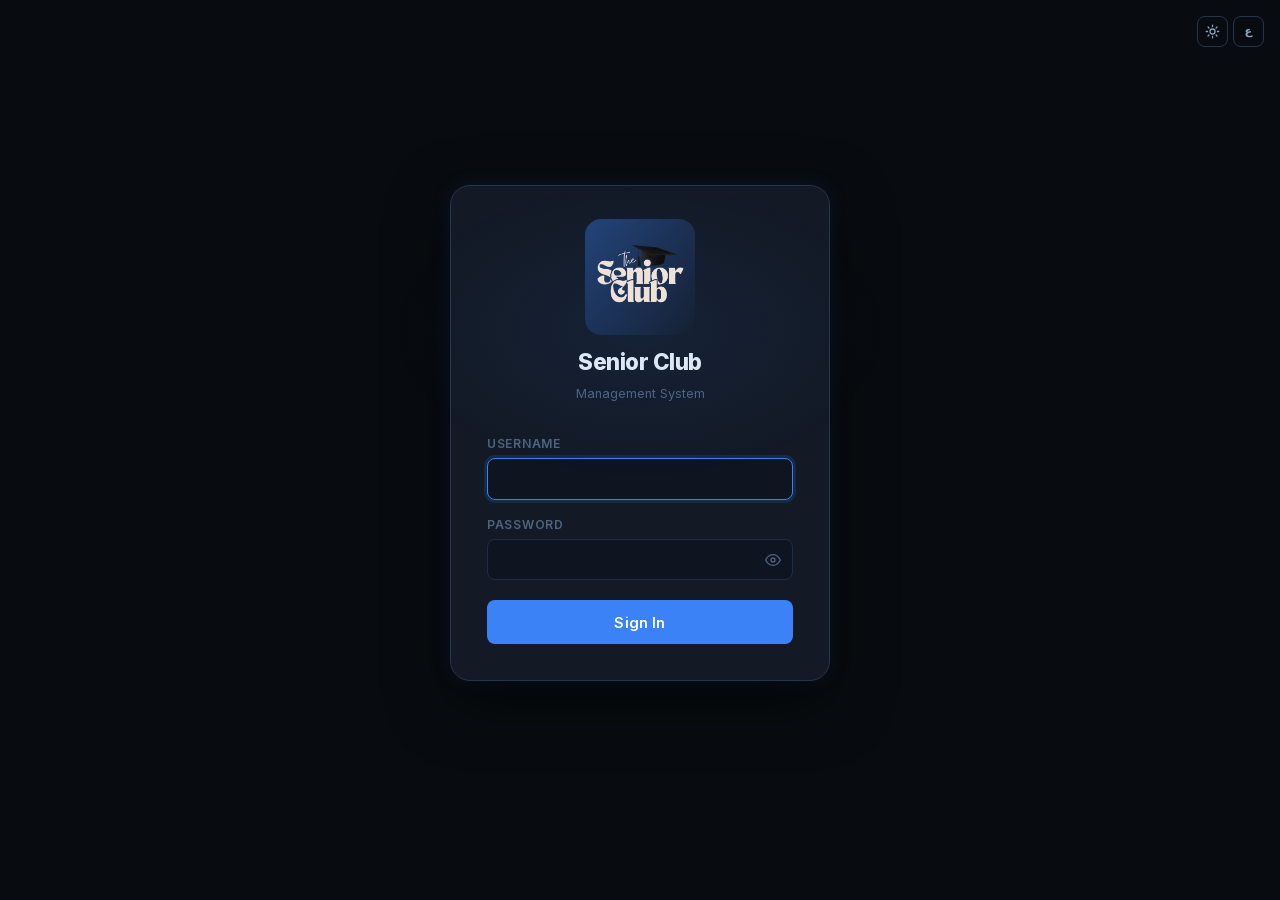
<file: help/index.html>
<!DOCTYPE html><html lang="en" dir="ltr" data-theme="dark" class="__variable_3ccf5d __variable_b7e283"><head><meta charSet="utf-8"/><meta name="viewport" content="width=device-width, initial-scale=1, viewport-fit=cover"/><link rel="preload" href="/_next/static/media/01f0c602c274ea55-s.p.woff2" as="font" crossorigin="" type="font/woff2"/><link rel="preload" href="/_next/static/media/350b852752f8489d-s.p.woff2" as="font" crossorigin="" type="font/woff2"/><link rel="preload" href="/_next/static/media/e4af272ccee01ff0-s.p.woff2" as="font" crossorigin="" type="font/woff2"/><link rel="stylesheet" href="/_next/static/css/972c6b9648d79cfc.css" data-precedence="next"/><link rel="stylesheet" href="/_next/static/css/145ff705112b5594.css" data-precedence="next"/><link rel="preload" as="script" fetchPriority="low" href="/_next/static/chunks/webpack-894e24c2710d0921.js"/><script src="/_next/static/chunks/4bd1b696-260c6661c6149178.js" async=""></script><script src="/_next/static/chunks/684-d8bcc1f7bf83757e.js" async=""></script><script src="/_next/static/chunks/main-app-e4948cb6dcdb7e69.js" async=""></script><script src="/_next/static/chunks/44530001-9fe5617ddb7db574.js" async=""></script><script src="/_next/static/chunks/180-b823059740a88b15.js" async=""></script><script src="/_next/static/chunks/874-56ff573bd9376db8.js" async=""></script><script src="/_next/static/chunks/515-bab0f9d817c5426e.js" async=""></script><script src="/_next/static/chunks/726-86081b4586e5afb9.js" async=""></script><script src="/_next/static/chunks/app/layout-f19195cc149b55ea.js" async=""></script><script src="/_next/static/chunks/app/not-found-e8070088f768efa1.js" async=""></script><script src="/_next/static/chunks/app/help/page-358044df5167b25e.js" async=""></script><meta name="next-size-adjust" content=""/><meta name="theme-color" media="screen and (max-width: 640px), screen and (pointer: coarse) and (max-height: 500px)" content="#080c10"/><script>(function(){try{
var r=document.documentElement;
var t=localStorage.getItem('sc-theme');
r.setAttribute('data-theme',t==='light'?'light':'dark');
if(t==='light'){var m=document.querySelector('meta[name="theme-color"]');if(m){m.setAttribute('content','#f2f5f9')}}
var l=localStorage.getItem('sc-lang');
if(l!=='ar'){l='en'}
r.setAttribute('lang',l);
r.setAttribute('dir',l==='ar'?'rtl':'ltr');
}catch(e){}})()</script><title>Senior Club – Management System</title><meta name="description" content="Internal order management for Senior Club custom apparel"/><link rel="manifest" href="/manifest.webmanifest"/><meta name="apple-mobile-web-app-capable" content="yes"/><meta name="format-detection" content="telephone=no, date=no, address=no, email=no"/><meta name="google-site-verification" content="EM5_p-hZ5hn9yo7Q4IDcOCgQPjWIcrB5mJHLakNlkgA"/><meta name="mobile-web-app-capable" content="yes"/><meta name="apple-mobile-web-app-title" content="Senior Club"/><link href="/splash/club-1320x2868.png" media="(device-width: 440px) and (device-height: 956px) and (-webkit-device-pixel-ratio: 3) and (orientation: portrait)" rel="apple-touch-startup-image"/><link href="/splash/club-1260x2736.png" media="(device-width: 420px) and (device-height: 912px) and (-webkit-device-pixel-ratio: 3) and (orientation: portrait)" rel="apple-touch-startup-image"/><link href="/splash/club-1290x2796.png" media="(device-width: 430px) and (device-height: 932px) and (-webkit-device-pixel-ratio: 3) and (orientation: portrait)" rel="apple-touch-startup-image"/><link href="/splash/club-1284x2778.png" media="(device-width: 428px) and (device-height: 926px) and (-webkit-device-pixel-ratio: 3) and (orientation: portrait)" rel="apple-touch-startup-image"/><link href="/splash/club-1206x2622.png" media="(device-width: 402px) and (device-height: 874px) and (-webkit-device-pixel-ratio: 3) and (orientation: portrait)" rel="apple-touch-startup-image"/><link href="/splash/club-1179x2556.png" media="(device-width: 393px) and (device-height: 852px) and (-webkit-device-pixel-ratio: 3) and (orientation: portrait)" rel="apple-touch-startup-image"/><link href="/splash/club-1170x2532.png" media="(device-width: 390px) and (device-height: 844px) and (-webkit-device-pixel-ratio: 3) and (orientation: portrait)" rel="apple-touch-startup-image"/><link href="/splash/club-1125x2436.png" media="(device-width: 375px) and (device-height: 812px) and (-webkit-device-pixel-ratio: 3) and (orientation: portrait)" rel="apple-touch-startup-image"/><link href="/splash/club-1242x2688.png" media="(device-width: 414px) and (device-height: 896px) and (-webkit-device-pixel-ratio: 3) and (orientation: portrait)" rel="apple-touch-startup-image"/><link href="/splash/club-828x1792.png" media="(device-width: 414px) and (device-height: 896px) and (-webkit-device-pixel-ratio: 2) and (orientation: portrait)" rel="apple-touch-startup-image"/><link href="/splash/club-1242x2208.png" media="(device-width: 414px) and (device-height: 736px) and (-webkit-device-pixel-ratio: 3) and (orientation: portrait)" rel="apple-touch-startup-image"/><link href="/splash/club-750x1334.png" media="(device-width: 375px) and (device-height: 667px) and (-webkit-device-pixel-ratio: 2) and (orientation: portrait)" rel="apple-touch-startup-image"/><meta name="apple-mobile-web-app-status-bar-style" content="default"/><link rel="shortcut icon" href="/SeniorClub.ico"/><link rel="icon" href="/SeniorClub.ico"/><link rel="apple-touch-icon" href="/icons/apple-touch-icon.png"/><script>document.querySelectorAll('body link[rel="icon"], body link[rel="apple-touch-icon"]').forEach(el => document.head.appendChild(el))</script><script src="/_next/static/chunks/polyfills-42372ed130431b0a.js" noModule=""></script></head><body><nav class="nav-root"><div class="nav-inner"><span class="phone-only nav-phone-lead"><button type="button" class="nav-phone-back" aria-label="Back"><svg width="22" height="22" viewBox="0 0 24 24" fill="none" stroke="currentColor" stroke-width="2.4" stroke-linecap="round" stroke-linejoin="round"><path d="M15 18l-6-6 6-6"></path></svg></button><span class="nav-phone-title">Help</span></span><span class="nav-logo"><svg width="20" height="20" viewBox="0 0 24 24" fill="none" stroke="currentColor" stroke-width="2.5" stroke-linecap="round" stroke-linejoin="round"><polygon points="12 2 15.09 8.26 22 9.27 17 14.14 18.18 21.02 12 17.77 5.82 21.02 7 14.14 2 9.27 8.91 8.26 12 2"></polygon></svg>Senior Club</span><div class="nav-links nav-links-desktop"><a class="nav-link " href="/dashboard/"><span class="nav-icon"><svg width="15" height="15" viewBox="0 0 24 24" fill="none" stroke="currentColor" stroke-width="2.2" stroke-linecap="round" stroke-linejoin="round"><rect x="3" y="3" width="7" height="7" rx="1"></rect><rect x="14" y="3" width="7" height="7" rx="1"></rect><rect x="14" y="14" width="7" height="7" rx="1"></rect><rect x="3" y="14" width="7" height="7" rx="1"></rect></svg></span>Dashboard</a><a class="nav-link " href="/orders/new/"><span class="nav-icon"><svg width="15" height="15" viewBox="0 0 24 24" fill="none" stroke="currentColor" stroke-width="2.2" stroke-linecap="round" stroke-linejoin="round"><line x1="12" y1="5" x2="12" y2="19"></line><line x1="5" y1="12" x2="19" y2="12"></line></svg></span>New Order</a><a class="nav-link " href="/payables/"><span class="nav-icon"><svg width="15" height="15" viewBox="0 0 24 24" fill="none" stroke="currentColor" stroke-width="2.2" stroke-linecap="round" stroke-linejoin="round"><path d="M20 12V7a2 2 0 0 0-2-2H5a2 2 0 0 0-2 2v10a2 2 0 0 0 2 2h6"></path><path d="M3 10h17"></path><circle cx="18" cy="17" r="3"></circle><path d="M18 15.5v3"></path><path d="M16.5 17h3"></path></svg></span>Money Hub</a><a class="nav-link " href="/settings/"><span class="nav-icon"><svg width="15" height="15" viewBox="0 0 24 24" fill="none" stroke="currentColor" stroke-width="2.2" stroke-linecap="round" stroke-linejoin="round"><circle cx="12" cy="12" r="3"></circle><path d="M19.4 15a1.65 1.65 0 0 0 .33 1.82l.06.06a2 2 0 0 1-2.83 2.83l-.06-.06a1.65 1.65 0 0 0-1.82-.33 1.65 1.65 0 0 0-1 1.51V21a2 2 0 0 1-4 0v-.09A1.65 1.65 0 0 0 9 19.4a1.65 1.65 0 0 0-1.82.33l-.06.06a2 2 0 0 1-2.83-2.83l.06-.06A1.65 1.65 0 0 0 4.68 15a1.65 1.65 0 0 0-1.51-1H3a2 2 0 0 1 0-4h.09A1.65 1.65 0 0 0 4.6 9a1.65 1.65 0 0 0-.33-1.82l-.06-.06a2 2 0 0 1 2.83-2.83l.06.06A1.65 1.65 0 0 0 9 4.68a1.65 1.65 0 0 0 1-1.51V3a2 2 0 0 1 4 0v.09a1.65 1.65 0 0 0 1 1.51 1.65 1.65 0 0 0 1.82-.33l.06-.06a2 2 0 0 1 2.83 2.83l-.06.06A1.65 1.65 0 0 0 19.4 9a1.65 1.65 0 0 0 1.51 1H21a2 2 0 0 1 0 4h-.09a1.65 1.65 0 0 0-1.51 1z"></path></svg></span>Settings</a><a class="nav-link " href="/logs/"><span class="nav-icon"><svg width="15" height="15" viewBox="0 0 24 24" fill="none" stroke="currentColor" stroke-width="2.2" stroke-linecap="round" stroke-linejoin="round"><path d="M14 2H6a2 2 0 0 0-2 2v16a2 2 0 0 0 2 2h12a2 2 0 0 0 2-2V8z"></path><polyline points="14 2 14 8 20 8"></polyline><line x1="16" y1="13" x2="8" y2="13"></line><line x1="16" y1="17" x2="8" y2="17"></line><polyline points="10 9 9 9 8 9"></polyline></svg></span>Logs</a><a class="nav-link active" href="/help/"><span class="nav-icon"><svg width="15" height="15" viewBox="0 0 24 24" fill="none" stroke="currentColor" stroke-width="2.2" stroke-linecap="round" stroke-linejoin="round"><circle cx="12" cy="12" r="10"></circle><path d="M9.09 9a3 3 0 0 1 5.83 1c0 2-3 3-3 3"></path><line x1="12" y1="17" x2="12.01" y2="17"></line></svg></span>Help</a></div><div class="nav-actions"><a class="nav-system-link nav-system-link-desktop" title="Open the factory system" href="/factory/"><span style="display:flex"><svg width="14" height="14" viewBox="0 0 24 24" fill="none" stroke="currentColor" stroke-width="2.2" stroke-linecap="round" stroke-linejoin="round"><path d="M2 20h20"></path><path d="M3 20V9l5 3V9l5 3V9l5 3v8"></path><path d="M9 20v-4h4v4"></path></svg></span>Factory</a><div class="prefs-controls"><button type="button" class="prefs-btn" title="Switch to light mode" aria-label="Switch to light mode"><svg width="15" height="15" viewBox="0 0 24 24" fill="none" stroke="currentColor" stroke-width="2.1" stroke-linecap="round" stroke-linejoin="round"><circle cx="12" cy="12" r="4"></circle><path d="M12 2v2M12 20v2M4.9 4.9l1.4 1.4M17.7 17.7l1.4 1.4M2 12h2M20 12h2M4.9 19.1l1.4-1.4M17.7 6.3l1.4-1.4"></path></svg></button><button type="button" class="prefs-btn prefs-btn-lang" title="Switch to Arabic" aria-label="Switch to Arabic" lang="ar">ع</button></div></div></div></nav><nav class="phone-only phone-tabbar" aria-label="Main sections"><a class="phone-tab" href="/dashboard/"><svg width="15" height="15" viewBox="0 0 24 24" fill="none" stroke="currentColor" stroke-width="2.2" stroke-linecap="round" stroke-linejoin="round"><rect x="3" y="3" width="7" height="7" rx="1"></rect><rect x="14" y="3" width="7" height="7" rx="1"></rect><rect x="14" y="14" width="7" height="7" rx="1"></rect><rect x="3" y="14" width="7" height="7" rx="1"></rect></svg><span class="phone-tab-label">Dashboard</span></a><a class="phone-tab" href="/payables/"><svg width="15" height="15" viewBox="0 0 24 24" fill="none" stroke="currentColor" stroke-width="2.2" stroke-linecap="round" stroke-linejoin="round"><path d="M20 12V7a2 2 0 0 0-2-2H5a2 2 0 0 0-2 2v10a2 2 0 0 0 2 2h6"></path><path d="M3 10h17"></path><circle cx="18" cy="17" r="3"></circle><path d="M18 15.5v3"></path><path d="M16.5 17h3"></path></svg><span class="phone-tab-label">Money Hub</span></a><a class="phone-tab phone-tab-new" aria-label="New Order" href="/orders/new/"><span class="phone-tab-plus"><svg width="24" height="24" viewBox="0 0 24 24" fill="none" stroke="currentColor" stroke-width="2.6" stroke-linecap="round"><path d="M12 5v14M5 12h14"></path></svg></span></a><a class="phone-tab" href="/logs/"><svg width="15" height="15" viewBox="0 0 24 24" fill="none" stroke="currentColor" stroke-width="2.2" stroke-linecap="round" stroke-linejoin="round"><path d="M14 2H6a2 2 0 0 0-2 2v16a2 2 0 0 0 2 2h12a2 2 0 0 0 2-2V8z"></path><polyline points="14 2 14 8 20 8"></polyline><line x1="16" y1="13" x2="8" y2="13"></line><line x1="16" y1="17" x2="8" y2="17"></line><polyline points="10 9 9 9 8 9"></polyline></svg><span class="phone-tab-label">Logs</span></a><button type="button" class="phone-tab active" aria-haspopup="dialog" aria-expanded="false"><svg width="22" height="22" viewBox="0 0 24 24" fill="none" stroke="currentColor" stroke-width="2.2" stroke-linecap="round" stroke-linejoin="round"><circle cx="5" cy="12" r="1.4"></circle><circle cx="12" cy="12" r="1.4"></circle><circle cx="19" cy="12" r="1.4"></circle></svg><span class="phone-tab-label">More</span></button></nav><main style="max-width:1200px;margin:0 auto;padding:1.75rem 1rem"><div class="m-help" style="max-width:840px;margin:0 auto;animation:fadeIn 0.3s ease"><div class="m-page-intro" style="margin-bottom:2rem"><h1 style="font-size:1.8rem;font-weight:800;letter-spacing:-0.03em;margin:0 0 0.5rem;color:var(--accent)">Senior Club OS — Help &amp; Documentation</h1><p style="color:var(--text-secondary);font-size:0.95rem">Everything you need to know to manage orders, track expenses, and export receipts.</p></div><section class="card" style="margin-bottom:1.5rem;padding:1.75rem"><h2 style="font-size:1.15rem;font-weight:700;margin-bottom:1rem;display:flex;align-items:center;gap:0.5rem">📦 Managing Orders</h2><div style="display:grid;gap:1rem;color:var(--text-secondary);font-size:0.9rem;line-height:1.6"><p><strong style="color:var(--text-primary)">Creating an Order:</strong> <!-- -->Go to the<!-- --> <span style="color:var(--accent)">New Order</span>tab. You can add multiple items to a single order. For each item, enter its colour and prices, pick the design and any<!-- --> <strong style="color:var(--text-primary)">addons</strong> <!-- -->(like sunglasses or custom packaging) — the product type and the quantity are entered on the piece cards, not as separate fields.</p><p><strong style="color:var(--text-primary)">Piece Types &amp; Sizes:</strong> <!-- -->Every item is described on the<!-- --> <strong style="color:var(--text-primary)">Piece Type &amp; Sizes</strong> <!-- -->cards — pick Short sleeve, Long sleeve, or both, name the garment on each card (Hoodie, Polo Shirt…), then add how many pieces of each size. This is now the only place the product type and the quantity are set: the item’s quantity is simply the total of those sizes, so an item will not save until at least one card has a garment name and its sizes. Prices stay per item — every type shares the same cotton, factory, and selling price. This breakdown is printed at the top of the receipt for the factory.</p><p><strong style="color:var(--text-primary)">Cost Calculation:</strong> <!-- -->The moment you create an order, the system calculates its total cost based on the<!-- --> <em>current</em>global Settings.<!-- --> <span style="color:var(--amber)">Note: If you change global settings later, past orders will NOT recalculate automatically. This prevents old data from being ruined.</span></p><p><strong style="color:var(--text-primary)">Editing an Order:</strong> <!-- -->You can edit an order by opening it and clicking the “Edit” button. Only then will the system recalculate its costs using the latest settings.</p></div></section><section class="card" style="margin-bottom:1.5rem;padding:1.75rem"><h2 style="font-size:1.15rem;font-weight:700;margin-bottom:1rem;display:flex;align-items:center;gap:0.5rem">💰 Payments &amp; The Money Hub</h2><div style="display:grid;gap:1rem;color:var(--text-secondary);font-size:0.9rem;line-height:1.6"><p><strong style="color:var(--text-primary)">Client Payments:</strong> <!-- -->When a client pays you, open their specific order and click<!-- --> <span class="btn-primary" style="padding:0.1rem 0.5rem;font-size:0.75rem;pointer-events:none">+ Register Payment</span> <!-- -->The system will track how much they paid vs how much is still owed.</p><p><strong style="color:var(--text-primary)">Order Expenses:</strong> <!-- -->Below the payments on the order page, you can add expenses (like a delivery fee). If you select<!-- --> <strong>“Out of Pocket”</strong>, it will actively reduce your net profit for that order.</p><p><strong style="color:var(--text-primary)">Money Hub (Payables):</strong> <!-- -->This tab gives you a massive birds-eye view of your factory and cotton costs. Instead of tracking what the client owes you, this tracks what<!-- --> <em>you</em> <!-- -->owe to the factory or supplier. You can check off payouts here.</p></div></section><section class="card" style="margin-bottom:1.5rem;padding:1.75rem"><h2 style="font-size:1.15rem;font-weight:700;margin-bottom:1rem;display:flex;align-items:center;gap:0.5rem">📄 Exporting PDF Receipts</h2><div style="display:grid;gap:1rem;color:var(--text-secondary);font-size:0.9rem;line-height:1.6"><p>Every order acts as a printable receipt natively out of the box. Simply open an order and click the<!-- --> <strong style="color:var(--text-primary)">Download / Print Icon</strong> <!-- -->at the top right.</p><div style="background:var(--bg-surface);padding:1rem;border-radius:var(--radius-md);border:1px solid var(--border)"><ul style="margin:0;padding-inline-start:1.2rem;display:grid;gap:0.5rem"><li>The receipt strips away the navigation and buttons.</li><li>The design transforms into a clean printable document with a crisp Senior Club logo.</li><li>It accurately lists the item breakdowns (including addons).</li><li>You can choose “Save as PDF” directly from your browser’s print dialog to send to clients via WhatsApp or email.</li></ul></div></div></section><div class="m-help-grid" style="display:grid;grid-template-columns:repeat(auto-fit, minmax(300px, 1fr));gap:1.5rem"><section class="card" style="padding:1.5rem"><h2 style="font-size:1.1rem;font-weight:700;margin-bottom:0.75rem;display:flex;align-items:center;gap:0.5rem">⚙️ Global Settings</h2><p style="color:var(--text-secondary);font-size:0.85rem;line-height:1.6;margin:0">The<!-- --> <strong style="color:var(--text-primary)">Settings</strong> <!-- -->tab controls the base pricing for cotton, factory costs, printing, and addons. Update these immediately whenever your supplier changes their prices. Remember: Changing these does not alter historical orders.</p></section><section class="card" style="padding:1.5rem"><h2 style="font-size:1.1rem;font-weight:700;margin-bottom:0.75rem;display:flex;align-items:center;gap:0.5rem">🛡️ System Logs</h2><p style="color:var(--text-secondary);font-size:0.85rem;line-height:1.6;margin:0">The<!-- --> <strong style="color:var(--text-primary)">Logs</strong> <!-- -->tab is your security audit trail. It tracks every payment registered, every order created, and every setting changed — including who did it and when.</p></section><section class="card" style="padding:1.5rem"><h2 style="font-size:1.1rem;font-weight:700;margin-bottom:0.75rem;display:flex;align-items:center;gap:0.5rem">🌓 Theme &amp; Language</h2><p style="color:var(--text-secondary);font-size:0.85rem;line-height:1.6;margin:0">The controls at the end of the navigation bar switch between light and dark appearance and between English and Arabic. Arabic flips the whole interface to right-to-left, including the printed receipt and factory sheet. Your choice is remembered on this device.</p></section></div></div><!--$--><!--/$--><!--$--><!--/$--></main><script src="/_next/static/chunks/webpack-894e24c2710d0921.js" async=""></script><script>(self.__next_f=self.__next_f||[]).push([0])</script><script>self.__next_f.push([1,"1:\"$Sreact.fragment\"\n2:I[6131,[\"730\",\"static/chunks/44530001-9fe5617ddb7db574.js\",\"180\",\"static/chunks/180-b823059740a88b15.js\",\"874\",\"static/chunks/874-56ff573bd9376db8.js\",\"515\",\"static/chunks/515-bab0f9d817c5426e.js\",\"726\",\"static/chunks/726-86081b4586e5afb9.js\",\"177\",\"static/chunks/app/layout-f19195cc149b55ea.js\"],\"default\"]\n3:I[7526,[\"730\",\"static/chunks/44530001-9fe5617ddb7db574.js\",\"180\",\"static/chunks/180-b823059740a88b15.js\",\"874\",\"static/chunks/874-56ff573bd9376db8.js\",\"515\",\"static/chunks/515-bab0f9d817c5426e.js\",\"726\",\"static/chunks/726-86081b4586e5afb9.js\",\"177\",\"static/chunks/app/layout-f19195cc149b55ea.js\"],\"default\"]\n4:I[7555,[],\"\"]\n5:I[1295,[],\"\"]\n6:I[4584,[\"874\",\"static/chunks/874-56ff573bd9376db8.js\",\"515\",\"static/chunks/515-bab0f9d817c5426e.js\",\"345\",\"static/chunks/app/not-found-e8070088f768efa1.js\"],\"default\"]\n7:I[894,[],\"ClientPageRoot\"]\n8:I[6411,[\"730\",\"static/chunks/44530001-9fe5617ddb7db574.js\",\"180\",\"static/chunks/180-b823059740a88b15.js\",\"515\",\"static/chunks/515-bab0f9d817c5426e.js\",\"728\",\"static/chunks/app/help/page-358044df5167b25e.js\"],\"default\"]\nb:I[9665,[],\"MetadataBoundary\"]\nd:I[9665,[],\"OutletBoundary\"]\n10:I[4911,[],\"AsyncMetadataOutlet\"]\n12:I[9665,[],\"ViewportBoundary\"]\n14:I[6614,[],\"\"]\n:HL[\"/_next/static/media/01f0c602c274ea55-s.p.woff2\",\"font\",{\"crossOrigin\":\"\",\"type\":\"font/woff2\"}]\n:HL[\"/_next/static/media/350b852752f8489d-s.p.woff2\",\"font\",{\"crossOrigin\":\"\",\"type\":\"font/woff2\"}]\n:HL[\"/_next/static/media/e4af272ccee01ff0-s.p.woff2\",\"font\",{\"crossOrigin\":\"\",\"type\":\"font/woff2\"}]\n:HL[\"/_next/static/css/972c6b9648d79cfc.css\",\"style\"]\n:HL[\"/_next/static/css/145ff705112b5594.css\",\"style\"]\n"])</script><script>self.__next_f.push([1,"0:{\"P\":null,\"b\":\"7T24iWqmkpf4PfrAzxpjS\",\"p\":\"\",\"c\":[\"\",\"help\",\"\"],\"i\":false,\"f\":[[[\"\",{\"children\":[\"help\",{\"children\":[\"__PAGE__\",{}]}]},\"$undefined\",\"$undefined\",true],[\"\",[\"$\",\"$1\",\"c\",{\"children\":[[[\"$\",\"link\",\"0\",{\"rel\":\"stylesheet\",\"href\":\"/_next/static/css/972c6b9648d79cfc.css\",\"precedence\":\"next\",\"crossOrigin\":\"$undefined\",\"nonce\":\"$undefined\"}],[\"$\",\"link\",\"1\",{\"rel\":\"stylesheet\",\"href\":\"/_next/static/css/145ff705112b5594.css\",\"precedence\":\"next\",\"crossOrigin\":\"$undefined\",\"nonce\":\"$undefined\"}]],[\"$\",\"html\",null,{\"lang\":\"en\",\"dir\":\"ltr\",\"data-theme\":\"dark\",\"className\":\"__variable_3ccf5d __variable_b7e283\",\"suppressHydrationWarning\":true,\"children\":[[\"$\",\"head\",null,{\"children\":[[\"$\",\"meta\",null,{\"name\":\"theme-color\",\"media\":\"screen and (max-width: 640px), screen and (pointer: coarse) and (max-height: 500px)\",\"content\":\"#080c10\"}],[\"$\",\"script\",null,{\"dangerouslySetInnerHTML\":{\"__html\":\"(function(){try{\\nvar r=document.documentElement;\\nvar t=localStorage.getItem('sc-theme');\\nr.setAttribute('data-theme',t==='light'?'light':'dark');\\nif(t==='light'){var m=document.querySelector('meta[name=\\\"theme-color\\\"]');if(m){m.setAttribute('content','#f2f5f9')}}\\nvar l=localStorage.getItem('sc-lang');\\nif(l!=='ar'){l='en'}\\nr.setAttribute('lang',l);\\nr.setAttribute('dir',l==='ar'?'rtl':'ltr');\\n}catch(e){}})()\"}}]]}],[\"$\",\"body\",null,{\"children\":[\"$\",\"$L2\",null,{\"children\":[[\"$\",\"$L3\",null,{}],[\"$\",\"main\",null,{\"style\":{\"maxWidth\":\"1200px\",\"margin\":\"0 auto\",\"padding\":\"1.75rem 1rem\"},\"children\":[\"$\",\"$L4\",null,{\"parallelRouterKey\":\"children\",\"error\":\"$undefined\",\"errorStyles\":\"$undefined\",\"errorScripts\":\"$undefined\",\"template\":[\"$\",\"$L5\",null,{}],\"templateStyles\":\"$undefined\",\"templateScripts\":\"$undefined\",\"notFound\":[[\"$\",\"$L6\",null,{}],[]],\"forbidden\":\"$undefined\",\"unauthorized\":\"$undefined\"}]}]]}]}]]}]]}],{\"children\":[\"help\",[\"$\",\"$1\",\"c\",{\"children\":[null,[\"$\",\"$L4\",null,{\"parallelRouterKey\":\"children\",\"error\":\"$undefined\",\"errorStyles\":\"$undefined\",\"errorScripts\":\"$undefined\",\"template\":[\"$\",\"$L5\",null,{}],\"templateStyles\":\"$undefined\",\"templateScripts\":\"$undefined\",\"notFound\":\"$undefined\",\"forbidden\":\"$undefined\",\"unauthorized\":\"$undefined\"}]]}],{\"children\":[\"__PAGE__\",[\"$\",\"$1\",\"c\",{\"children\":[[\"$\",\"$L7\",null,{\"Component\":\"$8\",\"searchParams\":{},\"params\":{},\"promises\":[\"$@9\",\"$@a\"]}],[\"$\",\"$Lb\",null,{\"children\":\"$Lc\"}],null,[\"$\",\"$Ld\",null,{\"children\":[\"$Le\",\"$Lf\",[\"$\",\"$L10\",null,{\"promise\":\"$@11\"}]]}]]}],{},null,false]},null,false]},null,false],[\"$\",\"$1\",\"h\",{\"children\":[null,[\"$\",\"$1\",\"Qj5lr5umYCE67ZuQkkFTh\",{\"children\":[[\"$\",\"$L12\",null,{\"children\":\"$L13\"}],[\"$\",\"meta\",null,{\"name\":\"next-size-adjust\",\"content\":\"\"}]]}],null]}],false]],\"m\":\"$undefined\",\"G\":[\"$14\",\"$undefined\"],\"s\":false,\"S\":true}\n"])</script><script>self.__next_f.push([1,"15:\"$Sreact.suspense\"\n16:I[4911,[],\"AsyncMetadata\"]\n9:{}\na:{}\nc:[\"$\",\"$15\",null,{\"fallback\":null,\"children\":[\"$\",\"$L16\",null,{\"promise\":\"$@17\"}]}]\n"])</script><script>self.__next_f.push([1,"f:null\n"])</script><script>self.__next_f.push([1,"13:[[\"$\",\"meta\",\"0\",{\"charSet\":\"utf-8\"}],[\"$\",\"meta\",\"1\",{\"name\":\"viewport\",\"content\":\"width=device-width, initial-scale=1, viewport-fit=cover\"}]]\ne:null\n"])</script><script>self.__next_f.push([1,"17:{\"metadata\":[[\"$\",\"title\",\"0\",{\"children\":\"Senior Club – Management System\"}],[\"$\",\"meta\",\"1\",{\"name\":\"description\",\"content\":\"Internal order management for Senior Club custom apparel\"}],[\"$\",\"link\",\"2\",{\"rel\":\"manifest\",\"href\":\"/manifest.webmanifest\",\"crossOrigin\":\"$undefined\"}],[\"$\",\"meta\",\"3\",{\"name\":\"apple-mobile-web-app-capable\",\"content\":\"yes\"}],[\"$\",\"meta\",\"4\",{\"name\":\"format-detection\",\"content\":\"telephone=no, date=no, address=no, email=no\"}],[\"$\",\"meta\",\"5\",{\"name\":\"google-site-verification\",\"content\":\"EM5_p-hZ5hn9yo7Q4IDcOCgQPjWIcrB5mJHLakNlkgA\"}],[\"$\",\"meta\",\"6\",{\"name\":\"mobile-web-app-capable\",\"content\":\"yes\"}],[\"$\",\"meta\",\"7\",{\"name\":\"apple-mobile-web-app-title\",\"content\":\"Senior Club\"}],[\"$\",\"link\",\"8\",{\"href\":\"/splash/club-1320x2868.png\",\"media\":\"(device-width: 440px) and (device-height: 956px) and (-webkit-device-pixel-ratio: 3) and (orientation: portrait)\",\"rel\":\"apple-touch-startup-image\"}],[\"$\",\"link\",\"9\",{\"href\":\"/splash/club-1260x2736.png\",\"media\":\"(device-width: 420px) and (device-height: 912px) and (-webkit-device-pixel-ratio: 3) and (orientation: portrait)\",\"rel\":\"apple-touch-startup-image\"}],[\"$\",\"link\",\"10\",{\"href\":\"/splash/club-1290x2796.png\",\"media\":\"(device-width: 430px) and (device-height: 932px) and (-webkit-device-pixel-ratio: 3) and (orientation: portrait)\",\"rel\":\"apple-touch-startup-image\"}],[\"$\",\"link\",\"11\",{\"href\":\"/splash/club-1284x2778.png\",\"media\":\"(device-width: 428px) and (device-height: 926px) and (-webkit-device-pixel-ratio: 3) and (orientation: portrait)\",\"rel\":\"apple-touch-startup-image\"}],[\"$\",\"link\",\"12\",{\"href\":\"/splash/club-1206x2622.png\",\"media\":\"(device-width: 402px) and (device-height: 874px) and (-webkit-device-pixel-ratio: 3) and (orientation: portrait)\",\"rel\":\"apple-touch-startup-image\"}],[\"$\",\"link\",\"13\",{\"href\":\"/splash/club-1179x2556.png\",\"media\":\"(device-width: 393px) and (device-height: 852px) and (-webkit-device-pixel-ratio: 3) and (orientation: portrait)\",\"rel\":\"apple-touch-startup-image\"}],[\"$\",\"link\",\"14\",{\"href\":\"/splash/club-1170x2532.png\",\"media\":\"(device-width: 390px) and (device-height: 844px) and (-webkit-device-pixel-ratio: 3) and (orientation: portrait)\",\"rel\":\"apple-touch-startup-image\"}],[\"$\",\"link\",\"15\",{\"href\":\"/splash/club-1125x2436.png\",\"media\":\"(device-width: 375px) and (device-height: 812px) and (-webkit-device-pixel-ratio: 3) and (orientation: portrait)\",\"rel\":\"apple-touch-startup-image\"}],[\"$\",\"link\",\"16\",{\"href\":\"/splash/club-1242x2688.png\",\"media\":\"(device-width: 414px) and (device-height: 896px) and (-webkit-device-pixel-ratio: 3) and (orientation: portrait)\",\"rel\":\"apple-touch-startup-image\"}],[\"$\",\"link\",\"17\",{\"href\":\"/splash/club-828x1792.png\",\"media\":\"(device-width: 414px) and (device-height: 896px) and (-webkit-device-pixel-ratio: 2) and (orientation: portrait)\",\"rel\":\"apple-touch-startup-image\"}],[\"$\",\"link\",\"18\",{\"href\":\"/splash/club-1242x2208.png\",\"media\":\"(device-width: 414px) and (device-height: 736px) and (-webkit-device-pixel-ratio: 3) and (orientation: portrait)\",\"rel\":\"apple-touch-startup-image\"}],[\"$\",\"link\",\"19\",{\"href\":\"/splash/club-750x1334.png\",\"media\":\"(device-width: 375px) and (device-height: 667px) and (-webkit-device-pixel-ratio: 2) and (orientation: portrait)\",\"rel\":\"apple-touch-startup-image\"}],[\"$\",\"meta\",\"20\",{\"name\":\"apple-mobile-web-app-status-bar-style\",\"content\":\"default\"}],[\"$\",\"link\",\"21\",{\"rel\":\"shortcut icon\",\"href\":\"/SeniorClub.ico\"}],[\"$\",\"link\",\"22\",{\"rel\":\"icon\",\"href\":\"/SeniorClub.ico\"}],[\"$\",\"link\",\"23\",{\"rel\":\"apple-touch-icon\",\"href\":\"/icons/apple-touch-icon.png\"}]],\"error\":null,\"digest\":\"$undefined\"}\n"])</script><script>self.__next_f.push([1,"11:{\"metadata\":\"$17:metadata\",\"error\":null,\"digest\":\"$undefined\"}\n"])</script></body></html>
</file>
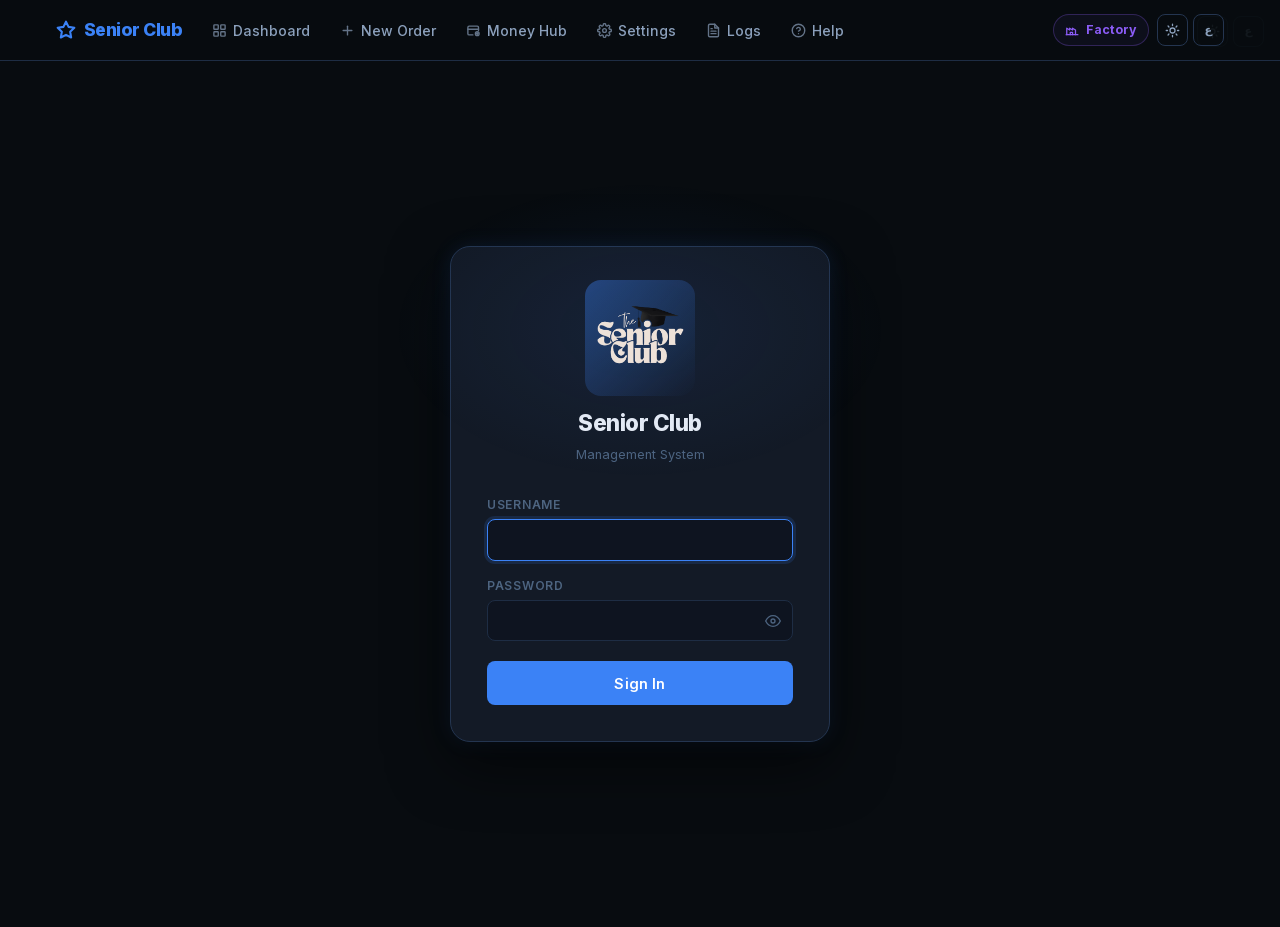
<file: login/index.html>
<!DOCTYPE html><html lang="en" dir="ltr" data-theme="dark" class="__variable_3ccf5d __variable_b7e283"><head><meta charSet="utf-8"/><meta name="viewport" content="width=device-width, initial-scale=1, viewport-fit=cover"/><link rel="preload" href="/_next/static/media/01f0c602c274ea55-s.p.woff2" as="font" crossorigin="" type="font/woff2"/><link rel="preload" href="/_next/static/media/350b852752f8489d-s.p.woff2" as="font" crossorigin="" type="font/woff2"/><link rel="preload" href="/_next/static/media/e4af272ccee01ff0-s.p.woff2" as="font" crossorigin="" type="font/woff2"/><link rel="preload" as="image" href="/SeniorClub.png"/><link rel="stylesheet" href="/_next/static/css/972c6b9648d79cfc.css" data-precedence="next"/><link rel="stylesheet" href="/_next/static/css/145ff705112b5594.css" data-precedence="next"/><link rel="preload" as="script" fetchPriority="low" href="/_next/static/chunks/webpack-894e24c2710d0921.js"/><script src="/_next/static/chunks/4bd1b696-260c6661c6149178.js" async=""></script><script src="/_next/static/chunks/684-d8bcc1f7bf83757e.js" async=""></script><script src="/_next/static/chunks/main-app-e4948cb6dcdb7e69.js" async=""></script><script src="/_next/static/chunks/44530001-9fe5617ddb7db574.js" async=""></script><script src="/_next/static/chunks/180-b823059740a88b15.js" async=""></script><script src="/_next/static/chunks/874-56ff573bd9376db8.js" async=""></script><script src="/_next/static/chunks/515-bab0f9d817c5426e.js" async=""></script><script src="/_next/static/chunks/726-86081b4586e5afb9.js" async=""></script><script src="/_next/static/chunks/app/layout-f19195cc149b55ea.js" async=""></script><script src="/_next/static/chunks/app/not-found-e8070088f768efa1.js" async=""></script><script src="/_next/static/chunks/766-8542eae2c9495e4b.js" async=""></script><script src="/_next/static/chunks/app/login/page-99e75789dced09ca.js" async=""></script><meta name="next-size-adjust" content=""/><meta name="theme-color" media="screen and (max-width: 640px), screen and (pointer: coarse) and (max-height: 500px)" content="#080c10"/><script>(function(){try{
var r=document.documentElement;
var t=localStorage.getItem('sc-theme');
r.setAttribute('data-theme',t==='light'?'light':'dark');
if(t==='light'){var m=document.querySelector('meta[name="theme-color"]');if(m){m.setAttribute('content','#f2f5f9')}}
var l=localStorage.getItem('sc-lang');
if(l!=='ar'){l='en'}
r.setAttribute('lang',l);
r.setAttribute('dir',l==='ar'?'rtl':'ltr');
}catch(e){}})()</script><title>Senior Club – Management System</title><meta name="description" content="Internal order management for Senior Club custom apparel"/><link rel="manifest" href="/manifest.webmanifest"/><meta name="apple-mobile-web-app-capable" content="yes"/><meta name="format-detection" content="telephone=no, date=no, address=no, email=no"/><meta name="google-site-verification" content="EM5_p-hZ5hn9yo7Q4IDcOCgQPjWIcrB5mJHLakNlkgA"/><meta name="mobile-web-app-capable" content="yes"/><meta name="apple-mobile-web-app-title" content="Senior Club"/><link href="/splash/club-1320x2868.png" media="(device-width: 440px) and (device-height: 956px) and (-webkit-device-pixel-ratio: 3) and (orientation: portrait)" rel="apple-touch-startup-image"/><link href="/splash/club-1260x2736.png" media="(device-width: 420px) and (device-height: 912px) and (-webkit-device-pixel-ratio: 3) and (orientation: portrait)" rel="apple-touch-startup-image"/><link href="/splash/club-1290x2796.png" media="(device-width: 430px) and (device-height: 932px) and (-webkit-device-pixel-ratio: 3) and (orientation: portrait)" rel="apple-touch-startup-image"/><link href="/splash/club-1284x2778.png" media="(device-width: 428px) and (device-height: 926px) and (-webkit-device-pixel-ratio: 3) and (orientation: portrait)" rel="apple-touch-startup-image"/><link href="/splash/club-1206x2622.png" media="(device-width: 402px) and (device-height: 874px) and (-webkit-device-pixel-ratio: 3) and (orientation: portrait)" rel="apple-touch-startup-image"/><link href="/splash/club-1179x2556.png" media="(device-width: 393px) and (device-height: 852px) and (-webkit-device-pixel-ratio: 3) and (orientation: portrait)" rel="apple-touch-startup-image"/><link href="/splash/club-1170x2532.png" media="(device-width: 390px) and (device-height: 844px) and (-webkit-device-pixel-ratio: 3) and (orientation: portrait)" rel="apple-touch-startup-image"/><link href="/splash/club-1125x2436.png" media="(device-width: 375px) and (device-height: 812px) and (-webkit-device-pixel-ratio: 3) and (orientation: portrait)" rel="apple-touch-startup-image"/><link href="/splash/club-1242x2688.png" media="(device-width: 414px) and (device-height: 896px) and (-webkit-device-pixel-ratio: 3) and (orientation: portrait)" rel="apple-touch-startup-image"/><link href="/splash/club-828x1792.png" media="(device-width: 414px) and (device-height: 896px) and (-webkit-device-pixel-ratio: 2) and (orientation: portrait)" rel="apple-touch-startup-image"/><link href="/splash/club-1242x2208.png" media="(device-width: 414px) and (device-height: 736px) and (-webkit-device-pixel-ratio: 3) and (orientation: portrait)" rel="apple-touch-startup-image"/><link href="/splash/club-750x1334.png" media="(device-width: 375px) and (device-height: 667px) and (-webkit-device-pixel-ratio: 2) and (orientation: portrait)" rel="apple-touch-startup-image"/><meta name="apple-mobile-web-app-status-bar-style" content="default"/><link rel="shortcut icon" href="/SeniorClub.ico"/><link rel="icon" href="/SeniorClub.ico"/><link rel="apple-touch-icon" href="/icons/apple-touch-icon.png"/><script>document.querySelectorAll('body link[rel="icon"], body link[rel="apple-touch-icon"]').forEach(el => document.head.appendChild(el))</script><script src="/_next/static/chunks/polyfills-42372ed130431b0a.js" noModule=""></script></head><body><main style="max-width:1200px;margin:0 auto;padding:1.75rem 1rem"><div style="display:flex;align-items:center;justify-content:center;min-height:90vh;padding:1rem"><div class="prefs-floating no-print"><div class="prefs-controls"><button type="button" class="prefs-btn" title="Switch to light mode" aria-label="Switch to light mode"><svg width="15" height="15" viewBox="0 0 24 24" fill="none" stroke="currentColor" stroke-width="2.1" stroke-linecap="round" stroke-linejoin="round"><circle cx="12" cy="12" r="4"></circle><path d="M12 2v2M12 20v2M4.9 4.9l1.4 1.4M17.7 17.7l1.4 1.4M2 12h2M20 12h2M4.9 19.1l1.4-1.4M17.7 6.3l1.4-1.4"></path></svg></button><button type="button" class="prefs-btn prefs-btn-lang" title="Switch to Arabic" aria-label="Switch to Arabic" lang="ar">ع</button></div></div><div class="m-glow" style="position:fixed;top:20%;left:50%;transform:translateX(-50%);width:500px;height:300px;background:radial-gradient(ellipse, var(--glow-accent) 0%, transparent 70%);pointer-events:none;user-select:none"></div><div class="m-login-card" style="width:100%;max-width:380px;background:var(--bg-card);border:1px solid var(--border-light);border-radius:1.25rem;padding:2.25rem;box-shadow:var(--shadow-panel)"><div style="text-align:center;margin-bottom:2rem"><div style="display:flex;justify-content:center;margin-bottom:0.85rem"><div style="position:relative"><div style="position:absolute;inset:-3px;border-radius:1rem;background:linear-gradient(135deg, var(--accent), transparent);opacity:0.4"></div><span class="brand-plate" style="position:relative"><img alt="Senior Club" width="104" height="74" decoding="async" data-nimg="1" style="color:transparent;width:104px;height:auto;object-fit:contain;display:block" src="/SeniorClub.png"/></span></div></div><h1 style="font-size:1.4rem;font-weight:800;color:var(--text-primary);margin:0 0 0.3rem;letter-spacing:-0.02em">Senior Club</h1><p style="color:var(--text-muted);font-size:0.8rem;margin:0">Management System</p></div><form style="display:flex;flex-direction:column;gap:1rem"><div><label class="field-label" for="username">Username</label><input id="username" class="input" type="text" placeholder="" required="" autofocus="" autoComplete="username" autoCapitalize="none" autoCorrect="off" spellCheck="false" enterKeyHint="next" name="username" value=""/></div><div><label class="field-label" for="password">Password</label><div style="position:relative"><input id="password" autoComplete="current-password" enterKeyHint="go" class="input" type="password" placeholder="" required="" style="padding-inline-end:2.5rem" name="password" value=""/><button type="button" class="m-pass-toggle" style="position:absolute;inset-inline-end:0.75rem;top:50%;transform:translateY(-50%);background:none;border:none;cursor:pointer;color:var(--text-muted);padding:0;display:flex" tabindex="-1" title="Show password" aria-label="Show password"><svg width="16" height="16" viewBox="0 0 24 24" fill="none" stroke="currentColor" stroke-width="2" stroke-linecap="round" stroke-linejoin="round"><path d="M1 12s4-8 11-8 11 8 11 8-4 8-11 8-11-8-11-8z"></path><circle cx="12" cy="12" r="3"></circle></svg></button></div></div><button type="submit" class="btn-primary" style="width:100%;margin-top:0.25rem;padding:0.7rem;font-size:0.9rem">Sign In</button></form></div></div><!--$--><!--/$--><!--$--><!--/$--></main><script src="/_next/static/chunks/webpack-894e24c2710d0921.js" async=""></script><script>(self.__next_f=self.__next_f||[]).push([0])</script><script>self.__next_f.push([1,"1:\"$Sreact.fragment\"\n2:I[6131,[\"730\",\"static/chunks/44530001-9fe5617ddb7db574.js\",\"180\",\"static/chunks/180-b823059740a88b15.js\",\"874\",\"static/chunks/874-56ff573bd9376db8.js\",\"515\",\"static/chunks/515-bab0f9d817c5426e.js\",\"726\",\"static/chunks/726-86081b4586e5afb9.js\",\"177\",\"static/chunks/app/layout-f19195cc149b55ea.js\"],\"default\"]\n3:I[7526,[\"730\",\"static/chunks/44530001-9fe5617ddb7db574.js\",\"180\",\"static/chunks/180-b823059740a88b15.js\",\"874\",\"static/chunks/874-56ff573bd9376db8.js\",\"515\",\"static/chunks/515-bab0f9d817c5426e.js\",\"726\",\"static/chunks/726-86081b4586e5afb9.js\",\"177\",\"static/chunks/app/layout-f19195cc149b55ea.js\"],\"default\"]\n4:I[7555,[],\"\"]\n5:I[1295,[],\"\"]\n6:I[4584,[\"874\",\"static/chunks/874-56ff573bd9376db8.js\",\"515\",\"static/chunks/515-bab0f9d817c5426e.js\",\"345\",\"static/chunks/app/not-found-e8070088f768efa1.js\"],\"default\"]\n7:I[894,[],\"ClientPageRoot\"]\n8:I[7365,[\"730\",\"static/chunks/44530001-9fe5617ddb7db574.js\",\"180\",\"static/chunks/180-b823059740a88b15.js\",\"766\",\"static/chunks/766-8542eae2c9495e4b.js\",\"515\",\"static/chunks/515-bab0f9d817c5426e.js\",\"520\",\"static/chunks/app/login/page-99e75789dced09ca.js\"],\"default\"]\nb:I[9665,[],\"MetadataBoundary\"]\nd:I[9665,[],\"OutletBoundary\"]\n10:I[4911,[],\"AsyncMetadataOutlet\"]\n12:I[9665,[],\"ViewportBoundary\"]\n14:I[6614,[],\"\"]\n:HL[\"/_next/static/media/01f0c602c274ea55-s.p.woff2\",\"font\",{\"crossOrigin\":\"\",\"type\":\"font/woff2\"}]\n:HL[\"/_next/static/media/350b852752f8489d-s.p.woff2\",\"font\",{\"crossOrigin\":\"\",\"type\":\"font/woff2\"}]\n:HL[\"/_next/static/media/e4af272ccee01ff0-s.p.woff2\",\"font\",{\"crossOrigin\":\"\",\"type\":\"font/woff2\"}]\n:HL[\"/_next/static/css/972c6b9648d79cfc.css\",\"style\"]\n:HL[\"/_next/static/css/145ff705112b5594.css\",\"style\"]\n"])</script><script>self.__next_f.push([1,"0:{\"P\":null,\"b\":\"7T24iWqmkpf4PfrAzxpjS\",\"p\":\"\",\"c\":[\"\",\"login\",\"\"],\"i\":false,\"f\":[[[\"\",{\"children\":[\"login\",{\"children\":[\"__PAGE__\",{}]}]},\"$undefined\",\"$undefined\",true],[\"\",[\"$\",\"$1\",\"c\",{\"children\":[[[\"$\",\"link\",\"0\",{\"rel\":\"stylesheet\",\"href\":\"/_next/static/css/972c6b9648d79cfc.css\",\"precedence\":\"next\",\"crossOrigin\":\"$undefined\",\"nonce\":\"$undefined\"}],[\"$\",\"link\",\"1\",{\"rel\":\"stylesheet\",\"href\":\"/_next/static/css/145ff705112b5594.css\",\"precedence\":\"next\",\"crossOrigin\":\"$undefined\",\"nonce\":\"$undefined\"}]],[\"$\",\"html\",null,{\"lang\":\"en\",\"dir\":\"ltr\",\"data-theme\":\"dark\",\"className\":\"__variable_3ccf5d __variable_b7e283\",\"suppressHydrationWarning\":true,\"children\":[[\"$\",\"head\",null,{\"children\":[[\"$\",\"meta\",null,{\"name\":\"theme-color\",\"media\":\"screen and (max-width: 640px), screen and (pointer: coarse) and (max-height: 500px)\",\"content\":\"#080c10\"}],[\"$\",\"script\",null,{\"dangerouslySetInnerHTML\":{\"__html\":\"(function(){try{\\nvar r=document.documentElement;\\nvar t=localStorage.getItem('sc-theme');\\nr.setAttribute('data-theme',t==='light'?'light':'dark');\\nif(t==='light'){var m=document.querySelector('meta[name=\\\"theme-color\\\"]');if(m){m.setAttribute('content','#f2f5f9')}}\\nvar l=localStorage.getItem('sc-lang');\\nif(l!=='ar'){l='en'}\\nr.setAttribute('lang',l);\\nr.setAttribute('dir',l==='ar'?'rtl':'ltr');\\n}catch(e){}})()\"}}]]}],[\"$\",\"body\",null,{\"children\":[\"$\",\"$L2\",null,{\"children\":[[\"$\",\"$L3\",null,{}],[\"$\",\"main\",null,{\"style\":{\"maxWidth\":\"1200px\",\"margin\":\"0 auto\",\"padding\":\"1.75rem 1rem\"},\"children\":[\"$\",\"$L4\",null,{\"parallelRouterKey\":\"children\",\"error\":\"$undefined\",\"errorStyles\":\"$undefined\",\"errorScripts\":\"$undefined\",\"template\":[\"$\",\"$L5\",null,{}],\"templateStyles\":\"$undefined\",\"templateScripts\":\"$undefined\",\"notFound\":[[\"$\",\"$L6\",null,{}],[]],\"forbidden\":\"$undefined\",\"unauthorized\":\"$undefined\"}]}]]}]}]]}]]}],{\"children\":[\"login\",[\"$\",\"$1\",\"c\",{\"children\":[null,[\"$\",\"$L4\",null,{\"parallelRouterKey\":\"children\",\"error\":\"$undefined\",\"errorStyles\":\"$undefined\",\"errorScripts\":\"$undefined\",\"template\":[\"$\",\"$L5\",null,{}],\"templateStyles\":\"$undefined\",\"templateScripts\":\"$undefined\",\"notFound\":\"$undefined\",\"forbidden\":\"$undefined\",\"unauthorized\":\"$undefined\"}]]}],{\"children\":[\"__PAGE__\",[\"$\",\"$1\",\"c\",{\"children\":[[\"$\",\"$L7\",null,{\"Component\":\"$8\",\"searchParams\":{},\"params\":{},\"promises\":[\"$@9\",\"$@a\"]}],[\"$\",\"$Lb\",null,{\"children\":\"$Lc\"}],null,[\"$\",\"$Ld\",null,{\"children\":[\"$Le\",\"$Lf\",[\"$\",\"$L10\",null,{\"promise\":\"$@11\"}]]}]]}],{},null,false]},null,false]},null,false],[\"$\",\"$1\",\"h\",{\"children\":[null,[\"$\",\"$1\",\"FYvqwKEfqL2mR7Y5WsQQE\",{\"children\":[[\"$\",\"$L12\",null,{\"children\":\"$L13\"}],[\"$\",\"meta\",null,{\"name\":\"next-size-adjust\",\"content\":\"\"}]]}],null]}],false]],\"m\":\"$undefined\",\"G\":[\"$14\",\"$undefined\"],\"s\":false,\"S\":true}\n"])</script><script>self.__next_f.push([1,"15:\"$Sreact.suspense\"\n16:I[4911,[],\"AsyncMetadata\"]\n9:{}\na:{}\nc:[\"$\",\"$15\",null,{\"fallback\":null,\"children\":[\"$\",\"$L16\",null,{\"promise\":\"$@17\"}]}]\n"])</script><script>self.__next_f.push([1,"f:null\n"])</script><script>self.__next_f.push([1,"13:[[\"$\",\"meta\",\"0\",{\"charSet\":\"utf-8\"}],[\"$\",\"meta\",\"1\",{\"name\":\"viewport\",\"content\":\"width=device-width, initial-scale=1, viewport-fit=cover\"}]]\ne:null\n"])</script><script>self.__next_f.push([1,"17:{\"metadata\":[[\"$\",\"title\",\"0\",{\"children\":\"Senior Club – Management System\"}],[\"$\",\"meta\",\"1\",{\"name\":\"description\",\"content\":\"Internal order management for Senior Club custom apparel\"}],[\"$\",\"link\",\"2\",{\"rel\":\"manifest\",\"href\":\"/manifest.webmanifest\",\"crossOrigin\":\"$undefined\"}],[\"$\",\"meta\",\"3\",{\"name\":\"apple-mobile-web-app-capable\",\"content\":\"yes\"}],[\"$\",\"meta\",\"4\",{\"name\":\"format-detection\",\"content\":\"telephone=no, date=no, address=no, email=no\"}],[\"$\",\"meta\",\"5\",{\"name\":\"google-site-verification\",\"content\":\"EM5_p-hZ5hn9yo7Q4IDcOCgQPjWIcrB5mJHLakNlkgA\"}],[\"$\",\"meta\",\"6\",{\"name\":\"mobile-web-app-capable\",\"content\":\"yes\"}],[\"$\",\"meta\",\"7\",{\"name\":\"apple-mobile-web-app-title\",\"content\":\"Senior Club\"}],[\"$\",\"link\",\"8\",{\"href\":\"/splash/club-1320x2868.png\",\"media\":\"(device-width: 440px) and (device-height: 956px) and (-webkit-device-pixel-ratio: 3) and (orientation: portrait)\",\"rel\":\"apple-touch-startup-image\"}],[\"$\",\"link\",\"9\",{\"href\":\"/splash/club-1260x2736.png\",\"media\":\"(device-width: 420px) and (device-height: 912px) and (-webkit-device-pixel-ratio: 3) and (orientation: portrait)\",\"rel\":\"apple-touch-startup-image\"}],[\"$\",\"link\",\"10\",{\"href\":\"/splash/club-1290x2796.png\",\"media\":\"(device-width: 430px) and (device-height: 932px) and (-webkit-device-pixel-ratio: 3) and (orientation: portrait)\",\"rel\":\"apple-touch-startup-image\"}],[\"$\",\"link\",\"11\",{\"href\":\"/splash/club-1284x2778.png\",\"media\":\"(device-width: 428px) and (device-height: 926px) and (-webkit-device-pixel-ratio: 3) and (orientation: portrait)\",\"rel\":\"apple-touch-startup-image\"}],[\"$\",\"link\",\"12\",{\"href\":\"/splash/club-1206x2622.png\",\"media\":\"(device-width: 402px) and (device-height: 874px) and (-webkit-device-pixel-ratio: 3) and (orientation: portrait)\",\"rel\":\"apple-touch-startup-image\"}],[\"$\",\"link\",\"13\",{\"href\":\"/splash/club-1179x2556.png\",\"media\":\"(device-width: 393px) and (device-height: 852px) and (-webkit-device-pixel-ratio: 3) and (orientation: portrait)\",\"rel\":\"apple-touch-startup-image\"}],[\"$\",\"link\",\"14\",{\"href\":\"/splash/club-1170x2532.png\",\"media\":\"(device-width: 390px) and (device-height: 844px) and (-webkit-device-pixel-ratio: 3) and (orientation: portrait)\",\"rel\":\"apple-touch-startup-image\"}],[\"$\",\"link\",\"15\",{\"href\":\"/splash/club-1125x2436.png\",\"media\":\"(device-width: 375px) and (device-height: 812px) and (-webkit-device-pixel-ratio: 3) and (orientation: portrait)\",\"rel\":\"apple-touch-startup-image\"}],[\"$\",\"link\",\"16\",{\"href\":\"/splash/club-1242x2688.png\",\"media\":\"(device-width: 414px) and (device-height: 896px) and (-webkit-device-pixel-ratio: 3) and (orientation: portrait)\",\"rel\":\"apple-touch-startup-image\"}],[\"$\",\"link\",\"17\",{\"href\":\"/splash/club-828x1792.png\",\"media\":\"(device-width: 414px) and (device-height: 896px) and (-webkit-device-pixel-ratio: 2) and (orientation: portrait)\",\"rel\":\"apple-touch-startup-image\"}],[\"$\",\"link\",\"18\",{\"href\":\"/splash/club-1242x2208.png\",\"media\":\"(device-width: 414px) and (device-height: 736px) and (-webkit-device-pixel-ratio: 3) and (orientation: portrait)\",\"rel\":\"apple-touch-startup-image\"}],[\"$\",\"link\",\"19\",{\"href\":\"/splash/club-750x1334.png\",\"media\":\"(device-width: 375px) and (device-height: 667px) and (-webkit-device-pixel-ratio: 2) and (orientation: portrait)\",\"rel\":\"apple-touch-startup-image\"}],[\"$\",\"meta\",\"20\",{\"name\":\"apple-mobile-web-app-status-bar-style\",\"content\":\"default\"}],[\"$\",\"link\",\"21\",{\"rel\":\"shortcut icon\",\"href\":\"/SeniorClub.ico\"}],[\"$\",\"link\",\"22\",{\"rel\":\"icon\",\"href\":\"/SeniorClub.ico\"}],[\"$\",\"link\",\"23\",{\"rel\":\"apple-touch-icon\",\"href\":\"/icons/apple-touch-icon.png\"}]],\"error\":null,\"digest\":\"$undefined\"}\n"])</script><script>self.__next_f.push([1,"11:{\"metadata\":\"$17:metadata\",\"error\":null,\"digest\":\"$undefined\"}\n"])</script></body></html>
</file>
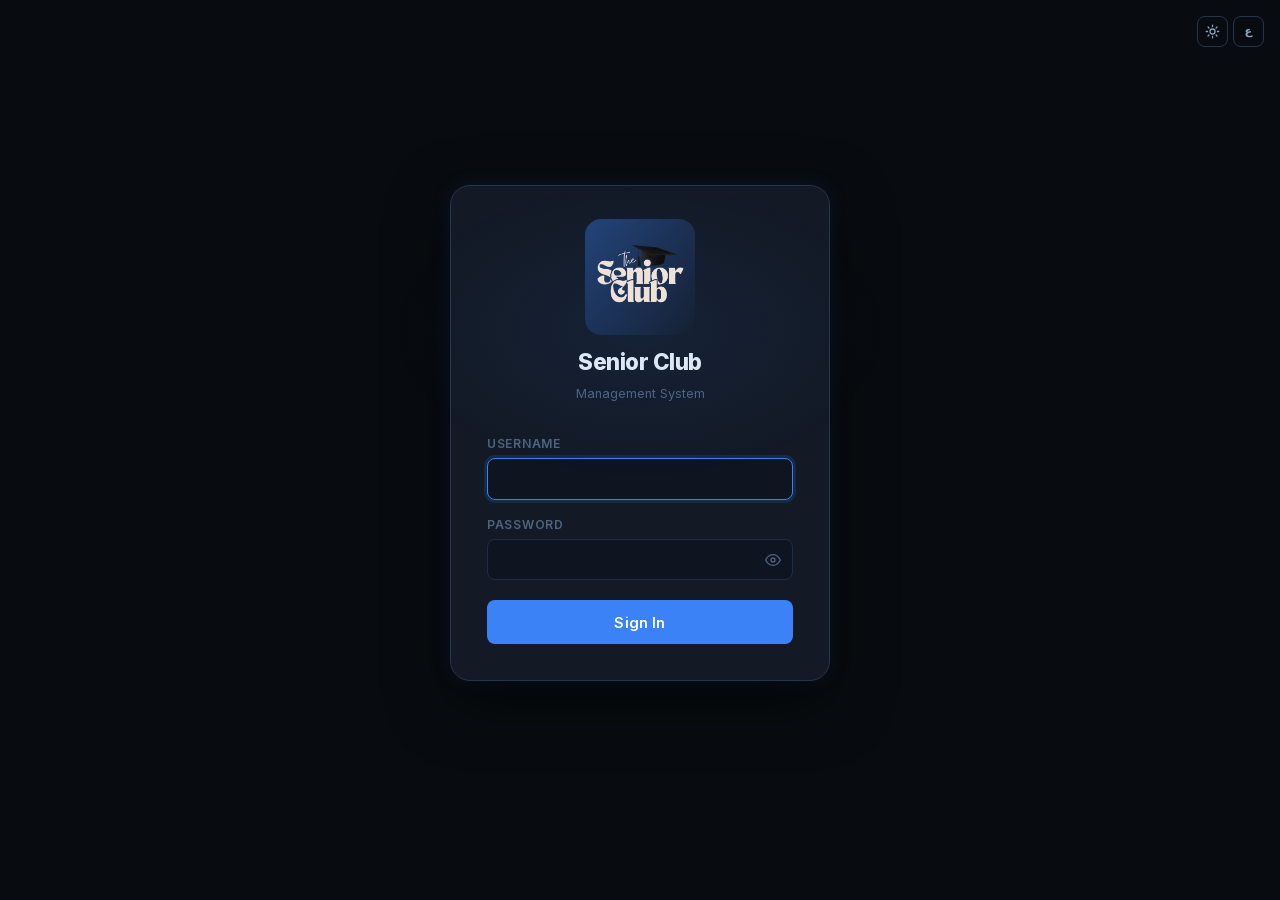
<file: logs/index.html>
<!DOCTYPE html><html lang="en" dir="ltr" data-theme="dark" class="__variable_3ccf5d __variable_b7e283"><head><meta charSet="utf-8"/><meta name="viewport" content="width=device-width, initial-scale=1, viewport-fit=cover"/><link rel="preload" href="/_next/static/media/01f0c602c274ea55-s.p.woff2" as="font" crossorigin="" type="font/woff2"/><link rel="preload" href="/_next/static/media/350b852752f8489d-s.p.woff2" as="font" crossorigin="" type="font/woff2"/><link rel="preload" href="/_next/static/media/e4af272ccee01ff0-s.p.woff2" as="font" crossorigin="" type="font/woff2"/><link rel="stylesheet" href="/_next/static/css/972c6b9648d79cfc.css" data-precedence="next"/><link rel="stylesheet" href="/_next/static/css/145ff705112b5594.css" data-precedence="next"/><link rel="preload" as="script" fetchPriority="low" href="/_next/static/chunks/webpack-894e24c2710d0921.js"/><script src="/_next/static/chunks/4bd1b696-260c6661c6149178.js" async=""></script><script src="/_next/static/chunks/684-d8bcc1f7bf83757e.js" async=""></script><script src="/_next/static/chunks/main-app-e4948cb6dcdb7e69.js" async=""></script><script src="/_next/static/chunks/44530001-9fe5617ddb7db574.js" async=""></script><script src="/_next/static/chunks/180-b823059740a88b15.js" async=""></script><script src="/_next/static/chunks/874-56ff573bd9376db8.js" async=""></script><script src="/_next/static/chunks/515-bab0f9d817c5426e.js" async=""></script><script src="/_next/static/chunks/726-86081b4586e5afb9.js" async=""></script><script src="/_next/static/chunks/app/layout-f19195cc149b55ea.js" async=""></script><script src="/_next/static/chunks/app/not-found-e8070088f768efa1.js" async=""></script><script src="/_next/static/chunks/app/logs/page-a3185668e354d6f1.js" async=""></script><meta name="next-size-adjust" content=""/><meta name="theme-color" media="screen and (max-width: 640px), screen and (pointer: coarse) and (max-height: 500px)" content="#080c10"/><script>(function(){try{
var r=document.documentElement;
var t=localStorage.getItem('sc-theme');
r.setAttribute('data-theme',t==='light'?'light':'dark');
if(t==='light'){var m=document.querySelector('meta[name="theme-color"]');if(m){m.setAttribute('content','#f2f5f9')}}
var l=localStorage.getItem('sc-lang');
if(l!=='ar'){l='en'}
r.setAttribute('lang',l);
r.setAttribute('dir',l==='ar'?'rtl':'ltr');
}catch(e){}})()</script><title>Senior Club – Management System</title><meta name="description" content="Internal order management for Senior Club custom apparel"/><link rel="manifest" href="/manifest.webmanifest"/><meta name="apple-mobile-web-app-capable" content="yes"/><meta name="format-detection" content="telephone=no, date=no, address=no, email=no"/><meta name="google-site-verification" content="EM5_p-hZ5hn9yo7Q4IDcOCgQPjWIcrB5mJHLakNlkgA"/><meta name="mobile-web-app-capable" content="yes"/><meta name="apple-mobile-web-app-title" content="Senior Club"/><link href="/splash/club-1320x2868.png" media="(device-width: 440px) and (device-height: 956px) and (-webkit-device-pixel-ratio: 3) and (orientation: portrait)" rel="apple-touch-startup-image"/><link href="/splash/club-1260x2736.png" media="(device-width: 420px) and (device-height: 912px) and (-webkit-device-pixel-ratio: 3) and (orientation: portrait)" rel="apple-touch-startup-image"/><link href="/splash/club-1290x2796.png" media="(device-width: 430px) and (device-height: 932px) and (-webkit-device-pixel-ratio: 3) and (orientation: portrait)" rel="apple-touch-startup-image"/><link href="/splash/club-1284x2778.png" media="(device-width: 428px) and (device-height: 926px) and (-webkit-device-pixel-ratio: 3) and (orientation: portrait)" rel="apple-touch-startup-image"/><link href="/splash/club-1206x2622.png" media="(device-width: 402px) and (device-height: 874px) and (-webkit-device-pixel-ratio: 3) and (orientation: portrait)" rel="apple-touch-startup-image"/><link href="/splash/club-1179x2556.png" media="(device-width: 393px) and (device-height: 852px) and (-webkit-device-pixel-ratio: 3) and (orientation: portrait)" rel="apple-touch-startup-image"/><link href="/splash/club-1170x2532.png" media="(device-width: 390px) and (device-height: 844px) and (-webkit-device-pixel-ratio: 3) and (orientation: portrait)" rel="apple-touch-startup-image"/><link href="/splash/club-1125x2436.png" media="(device-width: 375px) and (device-height: 812px) and (-webkit-device-pixel-ratio: 3) and (orientation: portrait)" rel="apple-touch-startup-image"/><link href="/splash/club-1242x2688.png" media="(device-width: 414px) and (device-height: 896px) and (-webkit-device-pixel-ratio: 3) and (orientation: portrait)" rel="apple-touch-startup-image"/><link href="/splash/club-828x1792.png" media="(device-width: 414px) and (device-height: 896px) and (-webkit-device-pixel-ratio: 2) and (orientation: portrait)" rel="apple-touch-startup-image"/><link href="/splash/club-1242x2208.png" media="(device-width: 414px) and (device-height: 736px) and (-webkit-device-pixel-ratio: 3) and (orientation: portrait)" rel="apple-touch-startup-image"/><link href="/splash/club-750x1334.png" media="(device-width: 375px) and (device-height: 667px) and (-webkit-device-pixel-ratio: 2) and (orientation: portrait)" rel="apple-touch-startup-image"/><meta name="apple-mobile-web-app-status-bar-style" content="default"/><link rel="shortcut icon" href="/SeniorClub.ico"/><link rel="icon" href="/SeniorClub.ico"/><link rel="apple-touch-icon" href="/icons/apple-touch-icon.png"/><script>document.querySelectorAll('body link[rel="icon"], body link[rel="apple-touch-icon"]').forEach(el => document.head.appendChild(el))</script><script src="/_next/static/chunks/polyfills-42372ed130431b0a.js" noModule=""></script></head><body><nav class="nav-root"><div class="nav-inner"><span class="phone-only nav-phone-lead"><span class="nav-phone-mark"><svg width="20" height="20" viewBox="0 0 24 24" fill="none" stroke="currentColor" stroke-width="2.5" stroke-linecap="round" stroke-linejoin="round"><polygon points="12 2 15.09 8.26 22 9.27 17 14.14 18.18 21.02 12 17.77 5.82 21.02 7 14.14 2 9.27 8.91 8.26 12 2"></polygon></svg></span><span class="nav-phone-title">Logs</span></span><span class="nav-logo"><svg width="20" height="20" viewBox="0 0 24 24" fill="none" stroke="currentColor" stroke-width="2.5" stroke-linecap="round" stroke-linejoin="round"><polygon points="12 2 15.09 8.26 22 9.27 17 14.14 18.18 21.02 12 17.77 5.82 21.02 7 14.14 2 9.27 8.91 8.26 12 2"></polygon></svg>Senior Club</span><div class="nav-links nav-links-desktop"><a class="nav-link " href="/dashboard/"><span class="nav-icon"><svg width="15" height="15" viewBox="0 0 24 24" fill="none" stroke="currentColor" stroke-width="2.2" stroke-linecap="round" stroke-linejoin="round"><rect x="3" y="3" width="7" height="7" rx="1"></rect><rect x="14" y="3" width="7" height="7" rx="1"></rect><rect x="14" y="14" width="7" height="7" rx="1"></rect><rect x="3" y="14" width="7" height="7" rx="1"></rect></svg></span>Dashboard</a><a class="nav-link " href="/orders/new/"><span class="nav-icon"><svg width="15" height="15" viewBox="0 0 24 24" fill="none" stroke="currentColor" stroke-width="2.2" stroke-linecap="round" stroke-linejoin="round"><line x1="12" y1="5" x2="12" y2="19"></line><line x1="5" y1="12" x2="19" y2="12"></line></svg></span>New Order</a><a class="nav-link " href="/payables/"><span class="nav-icon"><svg width="15" height="15" viewBox="0 0 24 24" fill="none" stroke="currentColor" stroke-width="2.2" stroke-linecap="round" stroke-linejoin="round"><path d="M20 12V7a2 2 0 0 0-2-2H5a2 2 0 0 0-2 2v10a2 2 0 0 0 2 2h6"></path><path d="M3 10h17"></path><circle cx="18" cy="17" r="3"></circle><path d="M18 15.5v3"></path><path d="M16.5 17h3"></path></svg></span>Money Hub</a><a class="nav-link " href="/settings/"><span class="nav-icon"><svg width="15" height="15" viewBox="0 0 24 24" fill="none" stroke="currentColor" stroke-width="2.2" stroke-linecap="round" stroke-linejoin="round"><circle cx="12" cy="12" r="3"></circle><path d="M19.4 15a1.65 1.65 0 0 0 .33 1.82l.06.06a2 2 0 0 1-2.83 2.83l-.06-.06a1.65 1.65 0 0 0-1.82-.33 1.65 1.65 0 0 0-1 1.51V21a2 2 0 0 1-4 0v-.09A1.65 1.65 0 0 0 9 19.4a1.65 1.65 0 0 0-1.82.33l-.06.06a2 2 0 0 1-2.83-2.83l.06-.06A1.65 1.65 0 0 0 4.68 15a1.65 1.65 0 0 0-1.51-1H3a2 2 0 0 1 0-4h.09A1.65 1.65 0 0 0 4.6 9a1.65 1.65 0 0 0-.33-1.82l-.06-.06a2 2 0 0 1 2.83-2.83l.06.06A1.65 1.65 0 0 0 9 4.68a1.65 1.65 0 0 0 1-1.51V3a2 2 0 0 1 4 0v.09a1.65 1.65 0 0 0 1 1.51 1.65 1.65 0 0 0 1.82-.33l.06-.06a2 2 0 0 1 2.83 2.83l-.06.06A1.65 1.65 0 0 0 19.4 9a1.65 1.65 0 0 0 1.51 1H21a2 2 0 0 1 0 4h-.09a1.65 1.65 0 0 0-1.51 1z"></path></svg></span>Settings</a><a class="nav-link active" href="/logs/"><span class="nav-icon"><svg width="15" height="15" viewBox="0 0 24 24" fill="none" stroke="currentColor" stroke-width="2.2" stroke-linecap="round" stroke-linejoin="round"><path d="M14 2H6a2 2 0 0 0-2 2v16a2 2 0 0 0 2 2h12a2 2 0 0 0 2-2V8z"></path><polyline points="14 2 14 8 20 8"></polyline><line x1="16" y1="13" x2="8" y2="13"></line><line x1="16" y1="17" x2="8" y2="17"></line><polyline points="10 9 9 9 8 9"></polyline></svg></span>Logs</a><a class="nav-link " href="/help/"><span class="nav-icon"><svg width="15" height="15" viewBox="0 0 24 24" fill="none" stroke="currentColor" stroke-width="2.2" stroke-linecap="round" stroke-linejoin="round"><circle cx="12" cy="12" r="10"></circle><path d="M9.09 9a3 3 0 0 1 5.83 1c0 2-3 3-3 3"></path><line x1="12" y1="17" x2="12.01" y2="17"></line></svg></span>Help</a></div><div class="nav-actions"><a class="nav-system-link nav-system-link-desktop" title="Open the factory system" href="/factory/"><span style="display:flex"><svg width="14" height="14" viewBox="0 0 24 24" fill="none" stroke="currentColor" stroke-width="2.2" stroke-linecap="round" stroke-linejoin="round"><path d="M2 20h20"></path><path d="M3 20V9l5 3V9l5 3V9l5 3v8"></path><path d="M9 20v-4h4v4"></path></svg></span>Factory</a><div class="prefs-controls"><button type="button" class="prefs-btn" title="Switch to light mode" aria-label="Switch to light mode"><svg width="15" height="15" viewBox="0 0 24 24" fill="none" stroke="currentColor" stroke-width="2.1" stroke-linecap="round" stroke-linejoin="round"><circle cx="12" cy="12" r="4"></circle><path d="M12 2v2M12 20v2M4.9 4.9l1.4 1.4M17.7 17.7l1.4 1.4M2 12h2M20 12h2M4.9 19.1l1.4-1.4M17.7 6.3l1.4-1.4"></path></svg></button><button type="button" class="prefs-btn prefs-btn-lang" title="Switch to Arabic" aria-label="Switch to Arabic" lang="ar">ع</button></div></div></div></nav><nav class="phone-only phone-tabbar" aria-label="Main sections"><a class="phone-tab" href="/dashboard/"><svg width="15" height="15" viewBox="0 0 24 24" fill="none" stroke="currentColor" stroke-width="2.2" stroke-linecap="round" stroke-linejoin="round"><rect x="3" y="3" width="7" height="7" rx="1"></rect><rect x="14" y="3" width="7" height="7" rx="1"></rect><rect x="14" y="14" width="7" height="7" rx="1"></rect><rect x="3" y="14" width="7" height="7" rx="1"></rect></svg><span class="phone-tab-label">Dashboard</span></a><a class="phone-tab" href="/payables/"><svg width="15" height="15" viewBox="0 0 24 24" fill="none" stroke="currentColor" stroke-width="2.2" stroke-linecap="round" stroke-linejoin="round"><path d="M20 12V7a2 2 0 0 0-2-2H5a2 2 0 0 0-2 2v10a2 2 0 0 0 2 2h6"></path><path d="M3 10h17"></path><circle cx="18" cy="17" r="3"></circle><path d="M18 15.5v3"></path><path d="M16.5 17h3"></path></svg><span class="phone-tab-label">Money Hub</span></a><a class="phone-tab phone-tab-new" aria-label="New Order" href="/orders/new/"><span class="phone-tab-plus"><svg width="24" height="24" viewBox="0 0 24 24" fill="none" stroke="currentColor" stroke-width="2.6" stroke-linecap="round"><path d="M12 5v14M5 12h14"></path></svg></span></a><a class="phone-tab active" aria-current="page" href="/logs/"><svg width="15" height="15" viewBox="0 0 24 24" fill="none" stroke="currentColor" stroke-width="2.2" stroke-linecap="round" stroke-linejoin="round"><path d="M14 2H6a2 2 0 0 0-2 2v16a2 2 0 0 0 2 2h12a2 2 0 0 0 2-2V8z"></path><polyline points="14 2 14 8 20 8"></polyline><line x1="16" y1="13" x2="8" y2="13"></line><line x1="16" y1="17" x2="8" y2="17"></line><polyline points="10 9 9 9 8 9"></polyline></svg><span class="phone-tab-label">Logs</span></a><button type="button" class="phone-tab" aria-haspopup="dialog" aria-expanded="false"><svg width="22" height="22" viewBox="0 0 24 24" fill="none" stroke="currentColor" stroke-width="2.2" stroke-linecap="round" stroke-linejoin="round"><circle cx="5" cy="12" r="1.4"></circle><circle cx="12" cy="12" r="1.4"></circle><circle cx="19" cy="12" r="1.4"></circle></svg><span class="phone-tab-label">More</span></button></nav><main style="max-width:1200px;margin:0 auto;padding:1.75rem 1rem"><div><div class="m-page-intro" style="display:flex;justify-content:space-between;align-items:flex-start;margin-bottom:1.75rem;flex-wrap:wrap;gap:1rem"><div><h1 style="font-size:1.3rem;font-weight:800;margin:0 0 0.3rem;letter-spacing:-0.02em">Activity Logs</h1><p style="margin:0;font-size:0.8rem;color:var(--text-muted)">Track all actions and changes made in the system.</p></div><div class="m-logs-filter" style="display:flex;align-items:center;gap:0.5rem"><label class="field-label" style="margin:0;white-space:nowrap">Filter</label><select class="input" style="width:auto;min-width:160px"><option value="" selected="">All Actions</option><option value="created_order">Created Order</option><option value="edited_order">Edited Order</option><option value="changed_status">Changed Status</option><option value="payment_registered">Payment Registered</option><option value="updated_settings">Updated Settings</option><option value="factory_payment">Factory Payment</option><option value="general_expense_added">General Expense</option><option value="downloaded_backup">Downloaded Backup</option></select></div></div><div class="card m-logs-card" style="padding:0;overflow:hidden"><div style="padding:3rem;text-align:center"><div style="width:28px;height:28px;border:2px solid var(--border);border-top-color:var(--accent);border-radius:50%;animation:spin 0.8s linear infinite;margin:0 auto"></div></div></div></div><!--$--><!--/$--><!--$--><!--/$--></main><script src="/_next/static/chunks/webpack-894e24c2710d0921.js" async=""></script><script>(self.__next_f=self.__next_f||[]).push([0])</script><script>self.__next_f.push([1,"1:\"$Sreact.fragment\"\n2:I[6131,[\"730\",\"static/chunks/44530001-9fe5617ddb7db574.js\",\"180\",\"static/chunks/180-b823059740a88b15.js\",\"874\",\"static/chunks/874-56ff573bd9376db8.js\",\"515\",\"static/chunks/515-bab0f9d817c5426e.js\",\"726\",\"static/chunks/726-86081b4586e5afb9.js\",\"177\",\"static/chunks/app/layout-f19195cc149b55ea.js\"],\"default\"]\n3:I[7526,[\"730\",\"static/chunks/44530001-9fe5617ddb7db574.js\",\"180\",\"static/chunks/180-b823059740a88b15.js\",\"874\",\"static/chunks/874-56ff573bd9376db8.js\",\"515\",\"static/chunks/515-bab0f9d817c5426e.js\",\"726\",\"static/chunks/726-86081b4586e5afb9.js\",\"177\",\"static/chunks/app/layout-f19195cc149b55ea.js\"],\"default\"]\n4:I[7555,[],\"\"]\n5:I[1295,[],\"\"]\n6:I[4584,[\"874\",\"static/chunks/874-56ff573bd9376db8.js\",\"515\",\"static/chunks/515-bab0f9d817c5426e.js\",\"345\",\"static/chunks/app/not-found-e8070088f768efa1.js\"],\"default\"]\n7:I[894,[],\"ClientPageRoot\"]\n8:I[2231,[\"730\",\"static/chunks/44530001-9fe5617ddb7db574.js\",\"180\",\"static/chunks/180-b823059740a88b15.js\",\"515\",\"static/chunks/515-bab0f9d817c5426e.js\",\"524\",\"static/chunks/app/logs/page-a3185668e354d6f1.js\"],\"default\"]\nb:I[9665,[],\"MetadataBoundary\"]\nd:I[9665,[],\"OutletBoundary\"]\n10:I[4911,[],\"AsyncMetadataOutlet\"]\n12:I[9665,[],\"ViewportBoundary\"]\n14:I[6614,[],\"\"]\n:HL[\"/_next/static/media/01f0c602c274ea55-s.p.woff2\",\"font\",{\"crossOrigin\":\"\",\"type\":\"font/woff2\"}]\n:HL[\"/_next/static/media/350b852752f8489d-s.p.woff2\",\"font\",{\"crossOrigin\":\"\",\"type\":\"font/woff2\"}]\n:HL[\"/_next/static/media/e4af272ccee01ff0-s.p.woff2\",\"font\",{\"crossOrigin\":\"\",\"type\":\"font/woff2\"}]\n:HL[\"/_next/static/css/972c6b9648d79cfc.css\",\"style\"]\n:HL[\"/_next/static/css/145ff705112b5594.css\",\"style\"]\n"])</script><script>self.__next_f.push([1,"0:{\"P\":null,\"b\":\"7T24iWqmkpf4PfrAzxpjS\",\"p\":\"\",\"c\":[\"\",\"logs\",\"\"],\"i\":false,\"f\":[[[\"\",{\"children\":[\"logs\",{\"children\":[\"__PAGE__\",{}]}]},\"$undefined\",\"$undefined\",true],[\"\",[\"$\",\"$1\",\"c\",{\"children\":[[[\"$\",\"link\",\"0\",{\"rel\":\"stylesheet\",\"href\":\"/_next/static/css/972c6b9648d79cfc.css\",\"precedence\":\"next\",\"crossOrigin\":\"$undefined\",\"nonce\":\"$undefined\"}],[\"$\",\"link\",\"1\",{\"rel\":\"stylesheet\",\"href\":\"/_next/static/css/145ff705112b5594.css\",\"precedence\":\"next\",\"crossOrigin\":\"$undefined\",\"nonce\":\"$undefined\"}]],[\"$\",\"html\",null,{\"lang\":\"en\",\"dir\":\"ltr\",\"data-theme\":\"dark\",\"className\":\"__variable_3ccf5d __variable_b7e283\",\"suppressHydrationWarning\":true,\"children\":[[\"$\",\"head\",null,{\"children\":[[\"$\",\"meta\",null,{\"name\":\"theme-color\",\"media\":\"screen and (max-width: 640px), screen and (pointer: coarse) and (max-height: 500px)\",\"content\":\"#080c10\"}],[\"$\",\"script\",null,{\"dangerouslySetInnerHTML\":{\"__html\":\"(function(){try{\\nvar r=document.documentElement;\\nvar t=localStorage.getItem('sc-theme');\\nr.setAttribute('data-theme',t==='light'?'light':'dark');\\nif(t==='light'){var m=document.querySelector('meta[name=\\\"theme-color\\\"]');if(m){m.setAttribute('content','#f2f5f9')}}\\nvar l=localStorage.getItem('sc-lang');\\nif(l!=='ar'){l='en'}\\nr.setAttribute('lang',l);\\nr.setAttribute('dir',l==='ar'?'rtl':'ltr');\\n}catch(e){}})()\"}}]]}],[\"$\",\"body\",null,{\"children\":[\"$\",\"$L2\",null,{\"children\":[[\"$\",\"$L3\",null,{}],[\"$\",\"main\",null,{\"style\":{\"maxWidth\":\"1200px\",\"margin\":\"0 auto\",\"padding\":\"1.75rem 1rem\"},\"children\":[\"$\",\"$L4\",null,{\"parallelRouterKey\":\"children\",\"error\":\"$undefined\",\"errorStyles\":\"$undefined\",\"errorScripts\":\"$undefined\",\"template\":[\"$\",\"$L5\",null,{}],\"templateStyles\":\"$undefined\",\"templateScripts\":\"$undefined\",\"notFound\":[[\"$\",\"$L6\",null,{}],[]],\"forbidden\":\"$undefined\",\"unauthorized\":\"$undefined\"}]}]]}]}]]}]]}],{\"children\":[\"logs\",[\"$\",\"$1\",\"c\",{\"children\":[null,[\"$\",\"$L4\",null,{\"parallelRouterKey\":\"children\",\"error\":\"$undefined\",\"errorStyles\":\"$undefined\",\"errorScripts\":\"$undefined\",\"template\":[\"$\",\"$L5\",null,{}],\"templateStyles\":\"$undefined\",\"templateScripts\":\"$undefined\",\"notFound\":\"$undefined\",\"forbidden\":\"$undefined\",\"unauthorized\":\"$undefined\"}]]}],{\"children\":[\"__PAGE__\",[\"$\",\"$1\",\"c\",{\"children\":[[\"$\",\"$L7\",null,{\"Component\":\"$8\",\"searchParams\":{},\"params\":{},\"promises\":[\"$@9\",\"$@a\"]}],[\"$\",\"$Lb\",null,{\"children\":\"$Lc\"}],null,[\"$\",\"$Ld\",null,{\"children\":[\"$Le\",\"$Lf\",[\"$\",\"$L10\",null,{\"promise\":\"$@11\"}]]}]]}],{},null,false]},null,false]},null,false],[\"$\",\"$1\",\"h\",{\"children\":[null,[\"$\",\"$1\",\"m895zbhqNfA-yzgbvxeOD\",{\"children\":[[\"$\",\"$L12\",null,{\"children\":\"$L13\"}],[\"$\",\"meta\",null,{\"name\":\"next-size-adjust\",\"content\":\"\"}]]}],null]}],false]],\"m\":\"$undefined\",\"G\":[\"$14\",\"$undefined\"],\"s\":false,\"S\":true}\n"])</script><script>self.__next_f.push([1,"15:\"$Sreact.suspense\"\n16:I[4911,[],\"AsyncMetadata\"]\n9:{}\na:{}\nc:[\"$\",\"$15\",null,{\"fallback\":null,\"children\":[\"$\",\"$L16\",null,{\"promise\":\"$@17\"}]}]\n"])</script><script>self.__next_f.push([1,"f:null\n"])</script><script>self.__next_f.push([1,"13:[[\"$\",\"meta\",\"0\",{\"charSet\":\"utf-8\"}],[\"$\",\"meta\",\"1\",{\"name\":\"viewport\",\"content\":\"width=device-width, initial-scale=1, viewport-fit=cover\"}]]\ne:null\n"])</script><script>self.__next_f.push([1,"17:{\"metadata\":[[\"$\",\"title\",\"0\",{\"children\":\"Senior Club – Management System\"}],[\"$\",\"meta\",\"1\",{\"name\":\"description\",\"content\":\"Internal order management for Senior Club custom apparel\"}],[\"$\",\"link\",\"2\",{\"rel\":\"manifest\",\"href\":\"/manifest.webmanifest\",\"crossOrigin\":\"$undefined\"}],[\"$\",\"meta\",\"3\",{\"name\":\"apple-mobile-web-app-capable\",\"content\":\"yes\"}],[\"$\",\"meta\",\"4\",{\"name\":\"format-detection\",\"content\":\"telephone=no, date=no, address=no, email=no\"}],[\"$\",\"meta\",\"5\",{\"name\":\"google-site-verification\",\"content\":\"EM5_p-hZ5hn9yo7Q4IDcOCgQPjWIcrB5mJHLakNlkgA\"}],[\"$\",\"meta\",\"6\",{\"name\":\"mobile-web-app-capable\",\"content\":\"yes\"}],[\"$\",\"meta\",\"7\",{\"name\":\"apple-mobile-web-app-title\",\"content\":\"Senior Club\"}],[\"$\",\"link\",\"8\",{\"href\":\"/splash/club-1320x2868.png\",\"media\":\"(device-width: 440px) and (device-height: 956px) and (-webkit-device-pixel-ratio: 3) and (orientation: portrait)\",\"rel\":\"apple-touch-startup-image\"}],[\"$\",\"link\",\"9\",{\"href\":\"/splash/club-1260x2736.png\",\"media\":\"(device-width: 420px) and (device-height: 912px) and (-webkit-device-pixel-ratio: 3) and (orientation: portrait)\",\"rel\":\"apple-touch-startup-image\"}],[\"$\",\"link\",\"10\",{\"href\":\"/splash/club-1290x2796.png\",\"media\":\"(device-width: 430px) and (device-height: 932px) and (-webkit-device-pixel-ratio: 3) and (orientation: portrait)\",\"rel\":\"apple-touch-startup-image\"}],[\"$\",\"link\",\"11\",{\"href\":\"/splash/club-1284x2778.png\",\"media\":\"(device-width: 428px) and (device-height: 926px) and (-webkit-device-pixel-ratio: 3) and (orientation: portrait)\",\"rel\":\"apple-touch-startup-image\"}],[\"$\",\"link\",\"12\",{\"href\":\"/splash/club-1206x2622.png\",\"media\":\"(device-width: 402px) and (device-height: 874px) and (-webkit-device-pixel-ratio: 3) and (orientation: portrait)\",\"rel\":\"apple-touch-startup-image\"}],[\"$\",\"link\",\"13\",{\"href\":\"/splash/club-1179x2556.png\",\"media\":\"(device-width: 393px) and (device-height: 852px) and (-webkit-device-pixel-ratio: 3) and (orientation: portrait)\",\"rel\":\"apple-touch-startup-image\"}],[\"$\",\"link\",\"14\",{\"href\":\"/splash/club-1170x2532.png\",\"media\":\"(device-width: 390px) and (device-height: 844px) and (-webkit-device-pixel-ratio: 3) and (orientation: portrait)\",\"rel\":\"apple-touch-startup-image\"}],[\"$\",\"link\",\"15\",{\"href\":\"/splash/club-1125x2436.png\",\"media\":\"(device-width: 375px) and (device-height: 812px) and (-webkit-device-pixel-ratio: 3) and (orientation: portrait)\",\"rel\":\"apple-touch-startup-image\"}],[\"$\",\"link\",\"16\",{\"href\":\"/splash/club-1242x2688.png\",\"media\":\"(device-width: 414px) and (device-height: 896px) and (-webkit-device-pixel-ratio: 3) and (orientation: portrait)\",\"rel\":\"apple-touch-startup-image\"}],[\"$\",\"link\",\"17\",{\"href\":\"/splash/club-828x1792.png\",\"media\":\"(device-width: 414px) and (device-height: 896px) and (-webkit-device-pixel-ratio: 2) and (orientation: portrait)\",\"rel\":\"apple-touch-startup-image\"}],[\"$\",\"link\",\"18\",{\"href\":\"/splash/club-1242x2208.png\",\"media\":\"(device-width: 414px) and (device-height: 736px) and (-webkit-device-pixel-ratio: 3) and (orientation: portrait)\",\"rel\":\"apple-touch-startup-image\"}],[\"$\",\"link\",\"19\",{\"href\":\"/splash/club-750x1334.png\",\"media\":\"(device-width: 375px) and (device-height: 667px) and (-webkit-device-pixel-ratio: 2) and (orientation: portrait)\",\"rel\":\"apple-touch-startup-image\"}],[\"$\",\"meta\",\"20\",{\"name\":\"apple-mobile-web-app-status-bar-style\",\"content\":\"default\"}],[\"$\",\"link\",\"21\",{\"rel\":\"shortcut icon\",\"href\":\"/SeniorClub.ico\"}],[\"$\",\"link\",\"22\",{\"rel\":\"icon\",\"href\":\"/SeniorClub.ico\"}],[\"$\",\"link\",\"23\",{\"rel\":\"apple-touch-icon\",\"href\":\"/icons/apple-touch-icon.png\"}]],\"error\":null,\"digest\":\"$undefined\"}\n"])</script><script>self.__next_f.push([1,"11:{\"metadata\":\"$17:metadata\",\"error\":null,\"digest\":\"$undefined\"}\n"])</script></body></html>
</file>
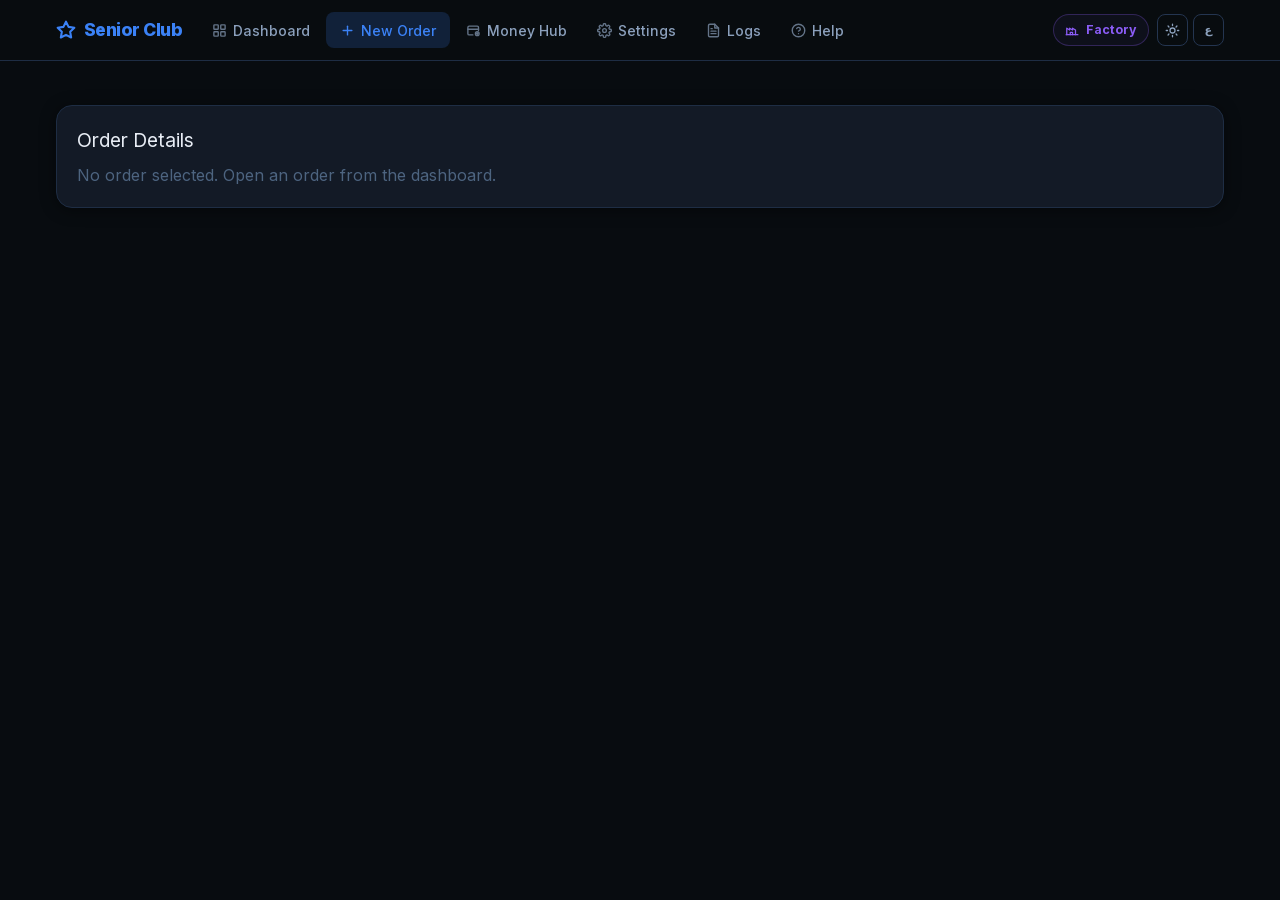
<file: orders/index.html>
<!DOCTYPE html><html lang="en" dir="ltr" data-theme="dark" class="__variable_3ccf5d __variable_b7e283"><head><meta charSet="utf-8"/><meta name="viewport" content="width=device-width, initial-scale=1, viewport-fit=cover"/><link rel="preload" href="/_next/static/media/01f0c602c274ea55-s.p.woff2" as="font" crossorigin="" type="font/woff2"/><link rel="preload" href="/_next/static/media/350b852752f8489d-s.p.woff2" as="font" crossorigin="" type="font/woff2"/><link rel="preload" href="/_next/static/media/e4af272ccee01ff0-s.p.woff2" as="font" crossorigin="" type="font/woff2"/><link rel="stylesheet" href="/_next/static/css/972c6b9648d79cfc.css" data-precedence="next"/><link rel="stylesheet" href="/_next/static/css/145ff705112b5594.css" data-precedence="next"/><link rel="preload" as="script" fetchPriority="low" href="/_next/static/chunks/webpack-894e24c2710d0921.js"/><script src="/_next/static/chunks/4bd1b696-260c6661c6149178.js" async=""></script><script src="/_next/static/chunks/684-d8bcc1f7bf83757e.js" async=""></script><script src="/_next/static/chunks/main-app-e4948cb6dcdb7e69.js" async=""></script><script src="/_next/static/chunks/44530001-9fe5617ddb7db574.js" async=""></script><script src="/_next/static/chunks/180-b823059740a88b15.js" async=""></script><script src="/_next/static/chunks/874-56ff573bd9376db8.js" async=""></script><script src="/_next/static/chunks/515-bab0f9d817c5426e.js" async=""></script><script src="/_next/static/chunks/726-86081b4586e5afb9.js" async=""></script><script src="/_next/static/chunks/app/layout-f19195cc149b55ea.js" async=""></script><script src="/_next/static/chunks/app/not-found-e8070088f768efa1.js" async=""></script><script src="/_next/static/chunks/766-8542eae2c9495e4b.js" async=""></script><script src="/_next/static/chunks/160-162f5eab2b6543b3.js" async=""></script><script src="/_next/static/chunks/799-cc0057ecd26ec0a4.js" async=""></script><script src="/_next/static/chunks/app/orders/page-8b5ae267584e506f.js" async=""></script><meta name="next-size-adjust" content=""/><meta name="theme-color" media="screen and (max-width: 640px), screen and (pointer: coarse) and (max-height: 500px)" content="#080c10"/><script>(function(){try{
var r=document.documentElement;
var t=localStorage.getItem('sc-theme');
r.setAttribute('data-theme',t==='light'?'light':'dark');
if(t==='light'){var m=document.querySelector('meta[name="theme-color"]');if(m){m.setAttribute('content','#f2f5f9')}}
var l=localStorage.getItem('sc-lang');
if(l!=='ar'){l='en'}
r.setAttribute('lang',l);
r.setAttribute('dir',l==='ar'?'rtl':'ltr');
}catch(e){}})()</script><title>Senior Club – Management System</title><meta name="description" content="Internal order management for Senior Club custom apparel"/><link rel="manifest" href="/manifest.webmanifest"/><meta name="apple-mobile-web-app-capable" content="yes"/><meta name="format-detection" content="telephone=no, date=no, address=no, email=no"/><meta name="google-site-verification" content="EM5_p-hZ5hn9yo7Q4IDcOCgQPjWIcrB5mJHLakNlkgA"/><meta name="mobile-web-app-capable" content="yes"/><meta name="apple-mobile-web-app-title" content="Senior Club"/><link href="/splash/club-1320x2868.png" media="(device-width: 440px) and (device-height: 956px) and (-webkit-device-pixel-ratio: 3) and (orientation: portrait)" rel="apple-touch-startup-image"/><link href="/splash/club-1260x2736.png" media="(device-width: 420px) and (device-height: 912px) and (-webkit-device-pixel-ratio: 3) and (orientation: portrait)" rel="apple-touch-startup-image"/><link href="/splash/club-1290x2796.png" media="(device-width: 430px) and (device-height: 932px) and (-webkit-device-pixel-ratio: 3) and (orientation: portrait)" rel="apple-touch-startup-image"/><link href="/splash/club-1284x2778.png" media="(device-width: 428px) and (device-height: 926px) and (-webkit-device-pixel-ratio: 3) and (orientation: portrait)" rel="apple-touch-startup-image"/><link href="/splash/club-1206x2622.png" media="(device-width: 402px) and (device-height: 874px) and (-webkit-device-pixel-ratio: 3) and (orientation: portrait)" rel="apple-touch-startup-image"/><link href="/splash/club-1179x2556.png" media="(device-width: 393px) and (device-height: 852px) and (-webkit-device-pixel-ratio: 3) and (orientation: portrait)" rel="apple-touch-startup-image"/><link href="/splash/club-1170x2532.png" media="(device-width: 390px) and (device-height: 844px) and (-webkit-device-pixel-ratio: 3) and (orientation: portrait)" rel="apple-touch-startup-image"/><link href="/splash/club-1125x2436.png" media="(device-width: 375px) and (device-height: 812px) and (-webkit-device-pixel-ratio: 3) and (orientation: portrait)" rel="apple-touch-startup-image"/><link href="/splash/club-1242x2688.png" media="(device-width: 414px) and (device-height: 896px) and (-webkit-device-pixel-ratio: 3) and (orientation: portrait)" rel="apple-touch-startup-image"/><link href="/splash/club-828x1792.png" media="(device-width: 414px) and (device-height: 896px) and (-webkit-device-pixel-ratio: 2) and (orientation: portrait)" rel="apple-touch-startup-image"/><link href="/splash/club-1242x2208.png" media="(device-width: 414px) and (device-height: 736px) and (-webkit-device-pixel-ratio: 3) and (orientation: portrait)" rel="apple-touch-startup-image"/><link href="/splash/club-750x1334.png" media="(device-width: 375px) and (device-height: 667px) and (-webkit-device-pixel-ratio: 2) and (orientation: portrait)" rel="apple-touch-startup-image"/><meta name="apple-mobile-web-app-status-bar-style" content="default"/><link rel="shortcut icon" href="/SeniorClub.ico"/><link rel="icon" href="/SeniorClub.ico"/><link rel="apple-touch-icon" href="/icons/apple-touch-icon.png"/><script>document.querySelectorAll('body link[rel="icon"], body link[rel="apple-touch-icon"]').forEach(el => document.head.appendChild(el))</script><script src="/_next/static/chunks/polyfills-42372ed130431b0a.js" noModule=""></script></head><body><nav class="nav-root"><div class="nav-inner"><span class="phone-only nav-phone-lead"><button type="button" class="nav-phone-back" aria-label="Back"><svg width="22" height="22" viewBox="0 0 24 24" fill="none" stroke="currentColor" stroke-width="2.4" stroke-linecap="round" stroke-linejoin="round"><path d="M15 18l-6-6 6-6"></path></svg></button><span class="nav-phone-title">Order</span></span><span class="nav-logo"><svg width="20" height="20" viewBox="0 0 24 24" fill="none" stroke="currentColor" stroke-width="2.5" stroke-linecap="round" stroke-linejoin="round"><polygon points="12 2 15.09 8.26 22 9.27 17 14.14 18.18 21.02 12 17.77 5.82 21.02 7 14.14 2 9.27 8.91 8.26 12 2"></polygon></svg>Senior Club</span><div class="nav-links nav-links-desktop"><a class="nav-link " href="/dashboard/"><span class="nav-icon"><svg width="15" height="15" viewBox="0 0 24 24" fill="none" stroke="currentColor" stroke-width="2.2" stroke-linecap="round" stroke-linejoin="round"><rect x="3" y="3" width="7" height="7" rx="1"></rect><rect x="14" y="3" width="7" height="7" rx="1"></rect><rect x="14" y="14" width="7" height="7" rx="1"></rect><rect x="3" y="14" width="7" height="7" rx="1"></rect></svg></span>Dashboard</a><a class="nav-link active" href="/orders/new/"><span class="nav-icon"><svg width="15" height="15" viewBox="0 0 24 24" fill="none" stroke="currentColor" stroke-width="2.2" stroke-linecap="round" stroke-linejoin="round"><line x1="12" y1="5" x2="12" y2="19"></line><line x1="5" y1="12" x2="19" y2="12"></line></svg></span>New Order</a><a class="nav-link " href="/payables/"><span class="nav-icon"><svg width="15" height="15" viewBox="0 0 24 24" fill="none" stroke="currentColor" stroke-width="2.2" stroke-linecap="round" stroke-linejoin="round"><path d="M20 12V7a2 2 0 0 0-2-2H5a2 2 0 0 0-2 2v10a2 2 0 0 0 2 2h6"></path><path d="M3 10h17"></path><circle cx="18" cy="17" r="3"></circle><path d="M18 15.5v3"></path><path d="M16.5 17h3"></path></svg></span>Money Hub</a><a class="nav-link " href="/settings/"><span class="nav-icon"><svg width="15" height="15" viewBox="0 0 24 24" fill="none" stroke="currentColor" stroke-width="2.2" stroke-linecap="round" stroke-linejoin="round"><circle cx="12" cy="12" r="3"></circle><path d="M19.4 15a1.65 1.65 0 0 0 .33 1.82l.06.06a2 2 0 0 1-2.83 2.83l-.06-.06a1.65 1.65 0 0 0-1.82-.33 1.65 1.65 0 0 0-1 1.51V21a2 2 0 0 1-4 0v-.09A1.65 1.65 0 0 0 9 19.4a1.65 1.65 0 0 0-1.82.33l-.06.06a2 2 0 0 1-2.83-2.83l.06-.06A1.65 1.65 0 0 0 4.68 15a1.65 1.65 0 0 0-1.51-1H3a2 2 0 0 1 0-4h.09A1.65 1.65 0 0 0 4.6 9a1.65 1.65 0 0 0-.33-1.82l-.06-.06a2 2 0 0 1 2.83-2.83l.06.06A1.65 1.65 0 0 0 9 4.68a1.65 1.65 0 0 0 1-1.51V3a2 2 0 0 1 4 0v.09a1.65 1.65 0 0 0 1 1.51 1.65 1.65 0 0 0 1.82-.33l.06-.06a2 2 0 0 1 2.83 2.83l-.06.06A1.65 1.65 0 0 0 19.4 9a1.65 1.65 0 0 0 1.51 1H21a2 2 0 0 1 0 4h-.09a1.65 1.65 0 0 0-1.51 1z"></path></svg></span>Settings</a><a class="nav-link " href="/logs/"><span class="nav-icon"><svg width="15" height="15" viewBox="0 0 24 24" fill="none" stroke="currentColor" stroke-width="2.2" stroke-linecap="round" stroke-linejoin="round"><path d="M14 2H6a2 2 0 0 0-2 2v16a2 2 0 0 0 2 2h12a2 2 0 0 0 2-2V8z"></path><polyline points="14 2 14 8 20 8"></polyline><line x1="16" y1="13" x2="8" y2="13"></line><line x1="16" y1="17" x2="8" y2="17"></line><polyline points="10 9 9 9 8 9"></polyline></svg></span>Logs</a><a class="nav-link " href="/help/"><span class="nav-icon"><svg width="15" height="15" viewBox="0 0 24 24" fill="none" stroke="currentColor" stroke-width="2.2" stroke-linecap="round" stroke-linejoin="round"><circle cx="12" cy="12" r="10"></circle><path d="M9.09 9a3 3 0 0 1 5.83 1c0 2-3 3-3 3"></path><line x1="12" y1="17" x2="12.01" y2="17"></line></svg></span>Help</a></div><div class="nav-actions"><a class="nav-system-link nav-system-link-desktop" title="Open the factory system" href="/factory/"><span style="display:flex"><svg width="14" height="14" viewBox="0 0 24 24" fill="none" stroke="currentColor" stroke-width="2.2" stroke-linecap="round" stroke-linejoin="round"><path d="M2 20h20"></path><path d="M3 20V9l5 3V9l5 3V9l5 3v8"></path><path d="M9 20v-4h4v4"></path></svg></span>Factory</a><div class="prefs-controls"><button type="button" class="prefs-btn" title="Switch to light mode" aria-label="Switch to light mode"><svg width="15" height="15" viewBox="0 0 24 24" fill="none" stroke="currentColor" stroke-width="2.1" stroke-linecap="round" stroke-linejoin="round"><circle cx="12" cy="12" r="4"></circle><path d="M12 2v2M12 20v2M4.9 4.9l1.4 1.4M17.7 17.7l1.4 1.4M2 12h2M20 12h2M4.9 19.1l1.4-1.4M17.7 6.3l1.4-1.4"></path></svg></button><button type="button" class="prefs-btn prefs-btn-lang" title="Switch to Arabic" aria-label="Switch to Arabic" lang="ar">ع</button></div></div></div></nav><nav class="phone-only phone-tabbar" aria-label="Main sections"><a class="phone-tab active" aria-current="page" href="/dashboard/"><svg width="15" height="15" viewBox="0 0 24 24" fill="none" stroke="currentColor" stroke-width="2.2" stroke-linecap="round" stroke-linejoin="round"><rect x="3" y="3" width="7" height="7" rx="1"></rect><rect x="14" y="3" width="7" height="7" rx="1"></rect><rect x="14" y="14" width="7" height="7" rx="1"></rect><rect x="3" y="14" width="7" height="7" rx="1"></rect></svg><span class="phone-tab-label">Dashboard</span></a><a class="phone-tab" href="/payables/"><svg width="15" height="15" viewBox="0 0 24 24" fill="none" stroke="currentColor" stroke-width="2.2" stroke-linecap="round" stroke-linejoin="round"><path d="M20 12V7a2 2 0 0 0-2-2H5a2 2 0 0 0-2 2v10a2 2 0 0 0 2 2h6"></path><path d="M3 10h17"></path><circle cx="18" cy="17" r="3"></circle><path d="M18 15.5v3"></path><path d="M16.5 17h3"></path></svg><span class="phone-tab-label">Money Hub</span></a><a class="phone-tab phone-tab-new" aria-label="New Order" href="/orders/new/"><span class="phone-tab-plus"><svg width="24" height="24" viewBox="0 0 24 24" fill="none" stroke="currentColor" stroke-width="2.6" stroke-linecap="round"><path d="M12 5v14M5 12h14"></path></svg></span></a><a class="phone-tab" href="/logs/"><svg width="15" height="15" viewBox="0 0 24 24" fill="none" stroke="currentColor" stroke-width="2.2" stroke-linecap="round" stroke-linejoin="round"><path d="M14 2H6a2 2 0 0 0-2 2v16a2 2 0 0 0 2 2h12a2 2 0 0 0 2-2V8z"></path><polyline points="14 2 14 8 20 8"></polyline><line x1="16" y1="13" x2="8" y2="13"></line><line x1="16" y1="17" x2="8" y2="17"></line><polyline points="10 9 9 9 8 9"></polyline></svg><span class="phone-tab-label">Logs</span></a><button type="button" class="phone-tab" aria-haspopup="dialog" aria-expanded="false"><svg width="22" height="22" viewBox="0 0 24 24" fill="none" stroke="currentColor" stroke-width="2.2" stroke-linecap="round" stroke-linejoin="round"><circle cx="5" cy="12" r="1.4"></circle><circle cx="12" cy="12" r="1.4"></circle><circle cx="19" cy="12" r="1.4"></circle></svg><span class="phone-tab-label">More</span></button></nav><main style="max-width:1200px;margin:0 auto;padding:1.75rem 1rem"><!--$!--><template data-dgst="BAILOUT_TO_CLIENT_SIDE_RENDERING"></template><div class="card" style="margin-top:1rem"><h1 style="font-size:1.2rem;margin:0 0 0.5rem">Order Details</h1><p style="color:var(--text-muted);margin:0">Loading order…</p></div><!--/$--><!--$--><!--/$--><!--$--><!--/$--></main><script src="/_next/static/chunks/webpack-894e24c2710d0921.js" async=""></script><script>(self.__next_f=self.__next_f||[]).push([0])</script><script>self.__next_f.push([1,"1:\"$Sreact.fragment\"\n2:I[6131,[\"730\",\"static/chunks/44530001-9fe5617ddb7db574.js\",\"180\",\"static/chunks/180-b823059740a88b15.js\",\"874\",\"static/chunks/874-56ff573bd9376db8.js\",\"515\",\"static/chunks/515-bab0f9d817c5426e.js\",\"726\",\"static/chunks/726-86081b4586e5afb9.js\",\"177\",\"static/chunks/app/layout-f19195cc149b55ea.js\"],\"default\"]\n3:I[7526,[\"730\",\"static/chunks/44530001-9fe5617ddb7db574.js\",\"180\",\"static/chunks/180-b823059740a88b15.js\",\"874\",\"static/chunks/874-56ff573bd9376db8.js\",\"515\",\"static/chunks/515-bab0f9d817c5426e.js\",\"726\",\"static/chunks/726-86081b4586e5afb9.js\",\"177\",\"static/chunks/app/layout-f19195cc149b55ea.js\"],\"default\"]\n4:I[7555,[],\"\"]\n5:I[1295,[],\"\"]\n6:I[4584,[\"874\",\"static/chunks/874-56ff573bd9376db8.js\",\"515\",\"static/chunks/515-bab0f9d817c5426e.js\",\"345\",\"static/chunks/app/not-found-e8070088f768efa1.js\"],\"default\"]\n7:I[894,[],\"ClientPageRoot\"]\n8:I[9396,[\"730\",\"static/chunks/44530001-9fe5617ddb7db574.js\",\"180\",\"static/chunks/180-b823059740a88b15.js\",\"766\",\"static/chunks/766-8542eae2c9495e4b.js\",\"160\",\"static/chunks/160-162f5eab2b6543b3.js\",\"515\",\"static/chunks/515-bab0f9d817c5426e.js\",\"799\",\"static/chunks/799-cc0057ecd26ec0a4.js\",\"778\",\"static/chunks/app/orders/page-8b5ae267584e506f.js\"],\"default\"]\nb:I[9665,[],\"MetadataBoundary\"]\nd:I[9665,[],\"OutletBoundary\"]\n10:I[4911,[],\"AsyncMetadataOutlet\"]\n12:I[9665,[],\"ViewportBoundary\"]\n14:I[6614,[],\"\"]\n:HL[\"/_next/static/media/01f0c602c274ea55-s.p.woff2\",\"font\",{\"crossOrigin\":\"\",\"type\":\"font/woff2\"}]\n:HL[\"/_next/static/media/350b852752f8489d-s.p.woff2\",\"font\",{\"crossOrigin\":\"\",\"type\":\"font/woff2\"}]\n:HL[\"/_next/static/media/e4af272ccee01ff0-s.p.woff2\",\"font\",{\"crossOrigin\":\"\",\"type\":\"font/woff2\"}]\n:HL[\"/_next/static/css/972c6b9648d79cfc.css\",\"style\"]\n:HL[\"/_next/static/css/145ff705112b5594.css\",\"style\"]\n"])</script><script>self.__next_f.push([1,"0:{\"P\":null,\"b\":\"7T24iWqmkpf4PfrAzxpjS\",\"p\":\"\",\"c\":[\"\",\"orders\",\"\"],\"i\":false,\"f\":[[[\"\",{\"children\":[\"orders\",{\"children\":[\"__PAGE__\",{}]}]},\"$undefined\",\"$undefined\",true],[\"\",[\"$\",\"$1\",\"c\",{\"children\":[[[\"$\",\"link\",\"0\",{\"rel\":\"stylesheet\",\"href\":\"/_next/static/css/972c6b9648d79cfc.css\",\"precedence\":\"next\",\"crossOrigin\":\"$undefined\",\"nonce\":\"$undefined\"}],[\"$\",\"link\",\"1\",{\"rel\":\"stylesheet\",\"href\":\"/_next/static/css/145ff705112b5594.css\",\"precedence\":\"next\",\"crossOrigin\":\"$undefined\",\"nonce\":\"$undefined\"}]],[\"$\",\"html\",null,{\"lang\":\"en\",\"dir\":\"ltr\",\"data-theme\":\"dark\",\"className\":\"__variable_3ccf5d __variable_b7e283\",\"suppressHydrationWarning\":true,\"children\":[[\"$\",\"head\",null,{\"children\":[[\"$\",\"meta\",null,{\"name\":\"theme-color\",\"media\":\"screen and (max-width: 640px), screen and (pointer: coarse) and (max-height: 500px)\",\"content\":\"#080c10\"}],[\"$\",\"script\",null,{\"dangerouslySetInnerHTML\":{\"__html\":\"(function(){try{\\nvar r=document.documentElement;\\nvar t=localStorage.getItem('sc-theme');\\nr.setAttribute('data-theme',t==='light'?'light':'dark');\\nif(t==='light'){var m=document.querySelector('meta[name=\\\"theme-color\\\"]');if(m){m.setAttribute('content','#f2f5f9')}}\\nvar l=localStorage.getItem('sc-lang');\\nif(l!=='ar'){l='en'}\\nr.setAttribute('lang',l);\\nr.setAttribute('dir',l==='ar'?'rtl':'ltr');\\n}catch(e){}})()\"}}]]}],[\"$\",\"body\",null,{\"children\":[\"$\",\"$L2\",null,{\"children\":[[\"$\",\"$L3\",null,{}],[\"$\",\"main\",null,{\"style\":{\"maxWidth\":\"1200px\",\"margin\":\"0 auto\",\"padding\":\"1.75rem 1rem\"},\"children\":[\"$\",\"$L4\",null,{\"parallelRouterKey\":\"children\",\"error\":\"$undefined\",\"errorStyles\":\"$undefined\",\"errorScripts\":\"$undefined\",\"template\":[\"$\",\"$L5\",null,{}],\"templateStyles\":\"$undefined\",\"templateScripts\":\"$undefined\",\"notFound\":[[\"$\",\"$L6\",null,{}],[]],\"forbidden\":\"$undefined\",\"unauthorized\":\"$undefined\"}]}]]}]}]]}]]}],{\"children\":[\"orders\",[\"$\",\"$1\",\"c\",{\"children\":[null,[\"$\",\"$L4\",null,{\"parallelRouterKey\":\"children\",\"error\":\"$undefined\",\"errorStyles\":\"$undefined\",\"errorScripts\":\"$undefined\",\"template\":[\"$\",\"$L5\",null,{}],\"templateStyles\":\"$undefined\",\"templateScripts\":\"$undefined\",\"notFound\":\"$undefined\",\"forbidden\":\"$undefined\",\"unauthorized\":\"$undefined\"}]]}],{\"children\":[\"__PAGE__\",[\"$\",\"$1\",\"c\",{\"children\":[[\"$\",\"$L7\",null,{\"Component\":\"$8\",\"searchParams\":{},\"params\":{},\"promises\":[\"$@9\",\"$@a\"]}],[\"$\",\"$Lb\",null,{\"children\":\"$Lc\"}],null,[\"$\",\"$Ld\",null,{\"children\":[\"$Le\",\"$Lf\",[\"$\",\"$L10\",null,{\"promise\":\"$@11\"}]]}]]}],{},null,false]},null,false]},null,false],[\"$\",\"$1\",\"h\",{\"children\":[null,[\"$\",\"$1\",\"Nk8vsLi8YfueCTFjG9dKm\",{\"children\":[[\"$\",\"$L12\",null,{\"children\":\"$L13\"}],[\"$\",\"meta\",null,{\"name\":\"next-size-adjust\",\"content\":\"\"}]]}],null]}],false]],\"m\":\"$undefined\",\"G\":[\"$14\",\"$undefined\"],\"s\":false,\"S\":true}\n"])</script><script>self.__next_f.push([1,"15:\"$Sreact.suspense\"\n16:I[4911,[],\"AsyncMetadata\"]\n9:{}\na:{}\nc:[\"$\",\"$15\",null,{\"fallback\":null,\"children\":[\"$\",\"$L16\",null,{\"promise\":\"$@17\"}]}]\n"])</script><script>self.__next_f.push([1,"f:null\n"])</script><script>self.__next_f.push([1,"13:[[\"$\",\"meta\",\"0\",{\"charSet\":\"utf-8\"}],[\"$\",\"meta\",\"1\",{\"name\":\"viewport\",\"content\":\"width=device-width, initial-scale=1, viewport-fit=cover\"}]]\ne:null\n"])</script><script>self.__next_f.push([1,"17:{\"metadata\":[[\"$\",\"title\",\"0\",{\"children\":\"Senior Club – Management System\"}],[\"$\",\"meta\",\"1\",{\"name\":\"description\",\"content\":\"Internal order management for Senior Club custom apparel\"}],[\"$\",\"link\",\"2\",{\"rel\":\"manifest\",\"href\":\"/manifest.webmanifest\",\"crossOrigin\":\"$undefined\"}],[\"$\",\"meta\",\"3\",{\"name\":\"apple-mobile-web-app-capable\",\"content\":\"yes\"}],[\"$\",\"meta\",\"4\",{\"name\":\"format-detection\",\"content\":\"telephone=no, date=no, address=no, email=no\"}],[\"$\",\"meta\",\"5\",{\"name\":\"google-site-verification\",\"content\":\"EM5_p-hZ5hn9yo7Q4IDcOCgQPjWIcrB5mJHLakNlkgA\"}],[\"$\",\"meta\",\"6\",{\"name\":\"mobile-web-app-capable\",\"content\":\"yes\"}],[\"$\",\"meta\",\"7\",{\"name\":\"apple-mobile-web-app-title\",\"content\":\"Senior Club\"}],[\"$\",\"link\",\"8\",{\"href\":\"/splash/club-1320x2868.png\",\"media\":\"(device-width: 440px) and (device-height: 956px) and (-webkit-device-pixel-ratio: 3) and (orientation: portrait)\",\"rel\":\"apple-touch-startup-image\"}],[\"$\",\"link\",\"9\",{\"href\":\"/splash/club-1260x2736.png\",\"media\":\"(device-width: 420px) and (device-height: 912px) and (-webkit-device-pixel-ratio: 3) and (orientation: portrait)\",\"rel\":\"apple-touch-startup-image\"}],[\"$\",\"link\",\"10\",{\"href\":\"/splash/club-1290x2796.png\",\"media\":\"(device-width: 430px) and (device-height: 932px) and (-webkit-device-pixel-ratio: 3) and (orientation: portrait)\",\"rel\":\"apple-touch-startup-image\"}],[\"$\",\"link\",\"11\",{\"href\":\"/splash/club-1284x2778.png\",\"media\":\"(device-width: 428px) and (device-height: 926px) and (-webkit-device-pixel-ratio: 3) and (orientation: portrait)\",\"rel\":\"apple-touch-startup-image\"}],[\"$\",\"link\",\"12\",{\"href\":\"/splash/club-1206x2622.png\",\"media\":\"(device-width: 402px) and (device-height: 874px) and (-webkit-device-pixel-ratio: 3) and (orientation: portrait)\",\"rel\":\"apple-touch-startup-image\"}],[\"$\",\"link\",\"13\",{\"href\":\"/splash/club-1179x2556.png\",\"media\":\"(device-width: 393px) and (device-height: 852px) and (-webkit-device-pixel-ratio: 3) and (orientation: portrait)\",\"rel\":\"apple-touch-startup-image\"}],[\"$\",\"link\",\"14\",{\"href\":\"/splash/club-1170x2532.png\",\"media\":\"(device-width: 390px) and (device-height: 844px) and (-webkit-device-pixel-ratio: 3) and (orientation: portrait)\",\"rel\":\"apple-touch-startup-image\"}],[\"$\",\"link\",\"15\",{\"href\":\"/splash/club-1125x2436.png\",\"media\":\"(device-width: 375px) and (device-height: 812px) and (-webkit-device-pixel-ratio: 3) and (orientation: portrait)\",\"rel\":\"apple-touch-startup-image\"}],[\"$\",\"link\",\"16\",{\"href\":\"/splash/club-1242x2688.png\",\"media\":\"(device-width: 414px) and (device-height: 896px) and (-webkit-device-pixel-ratio: 3) and (orientation: portrait)\",\"rel\":\"apple-touch-startup-image\"}],[\"$\",\"link\",\"17\",{\"href\":\"/splash/club-828x1792.png\",\"media\":\"(device-width: 414px) and (device-height: 896px) and (-webkit-device-pixel-ratio: 2) and (orientation: portrait)\",\"rel\":\"apple-touch-startup-image\"}],[\"$\",\"link\",\"18\",{\"href\":\"/splash/club-1242x2208.png\",\"media\":\"(device-width: 414px) and (device-height: 736px) and (-webkit-device-pixel-ratio: 3) and (orientation: portrait)\",\"rel\":\"apple-touch-startup-image\"}],[\"$\",\"link\",\"19\",{\"href\":\"/splash/club-750x1334.png\",\"media\":\"(device-width: 375px) and (device-height: 667px) and (-webkit-device-pixel-ratio: 2) and (orientation: portrait)\",\"rel\":\"apple-touch-startup-image\"}],[\"$\",\"meta\",\"20\",{\"name\":\"apple-mobile-web-app-status-bar-style\",\"content\":\"default\"}],[\"$\",\"link\",\"21\",{\"rel\":\"shortcut icon\",\"href\":\"/SeniorClub.ico\"}],[\"$\",\"link\",\"22\",{\"rel\":\"icon\",\"href\":\"/SeniorClub.ico\"}],[\"$\",\"link\",\"23\",{\"rel\":\"apple-touch-icon\",\"href\":\"/icons/apple-touch-icon.png\"}]],\"error\":null,\"digest\":\"$undefined\"}\n"])</script><script>self.__next_f.push([1,"11:{\"metadata\":\"$17:metadata\",\"error\":null,\"digest\":\"$undefined\"}\n"])</script></body></html>
</file>
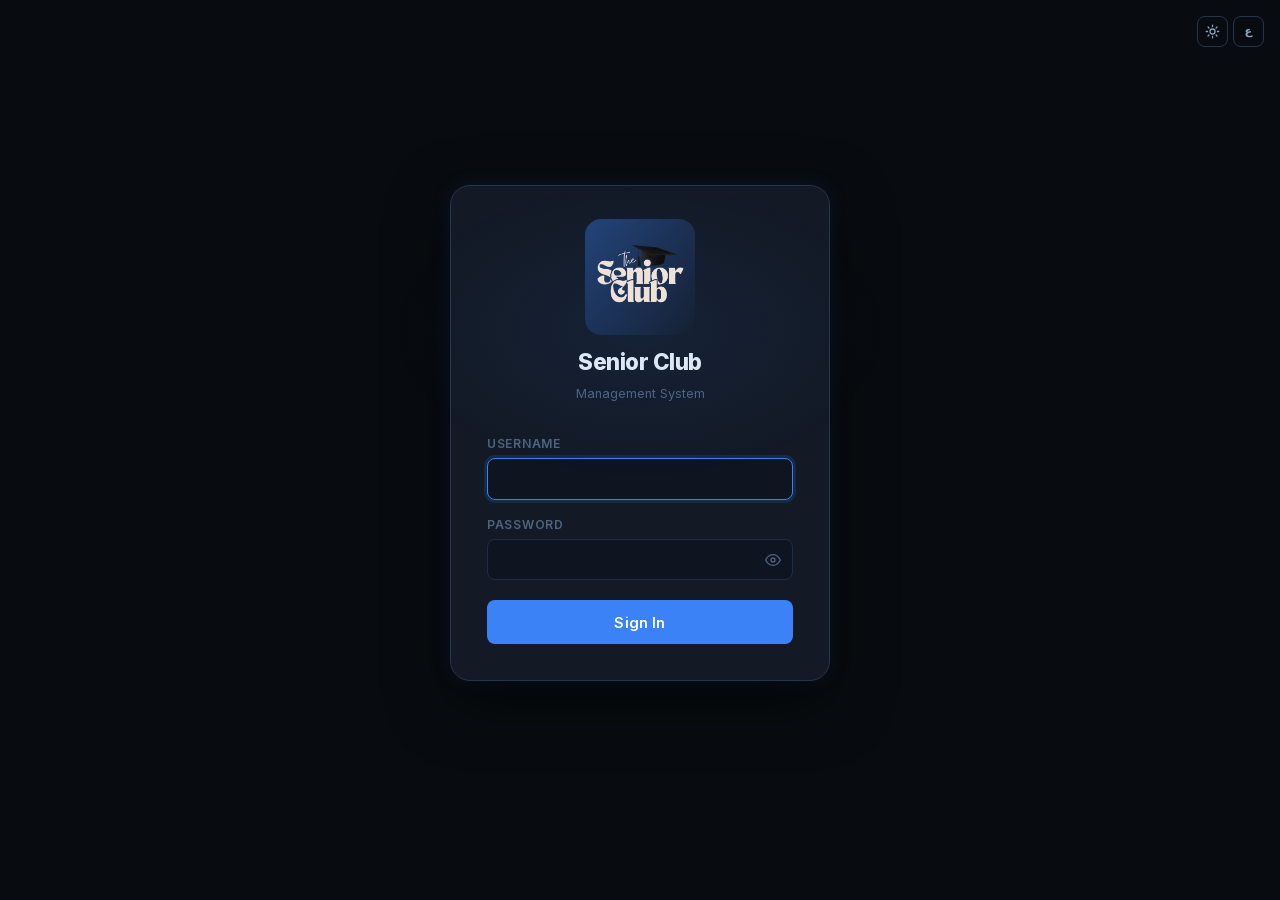
<file: payables/index.html>
<!DOCTYPE html><html lang="en" dir="ltr" data-theme="dark" class="__variable_3ccf5d __variable_b7e283"><head><meta charSet="utf-8"/><meta name="viewport" content="width=device-width, initial-scale=1, viewport-fit=cover"/><link rel="preload" href="/_next/static/media/01f0c602c274ea55-s.p.woff2" as="font" crossorigin="" type="font/woff2"/><link rel="preload" href="/_next/static/media/350b852752f8489d-s.p.woff2" as="font" crossorigin="" type="font/woff2"/><link rel="preload" href="/_next/static/media/e4af272ccee01ff0-s.p.woff2" as="font" crossorigin="" type="font/woff2"/><link rel="stylesheet" href="/_next/static/css/972c6b9648d79cfc.css" data-precedence="next"/><link rel="stylesheet" href="/_next/static/css/145ff705112b5594.css" data-precedence="next"/><link rel="preload" as="script" fetchPriority="low" href="/_next/static/chunks/webpack-894e24c2710d0921.js"/><script src="/_next/static/chunks/4bd1b696-260c6661c6149178.js" async=""></script><script src="/_next/static/chunks/684-d8bcc1f7bf83757e.js" async=""></script><script src="/_next/static/chunks/main-app-e4948cb6dcdb7e69.js" async=""></script><script src="/_next/static/chunks/44530001-9fe5617ddb7db574.js" async=""></script><script src="/_next/static/chunks/180-b823059740a88b15.js" async=""></script><script src="/_next/static/chunks/874-56ff573bd9376db8.js" async=""></script><script src="/_next/static/chunks/515-bab0f9d817c5426e.js" async=""></script><script src="/_next/static/chunks/726-86081b4586e5afb9.js" async=""></script><script src="/_next/static/chunks/app/layout-f19195cc149b55ea.js" async=""></script><script src="/_next/static/chunks/app/not-found-e8070088f768efa1.js" async=""></script><script src="/_next/static/chunks/app/payables/page-e6cb75678067b4a1.js" async=""></script><meta name="next-size-adjust" content=""/><meta name="theme-color" media="screen and (max-width: 640px), screen and (pointer: coarse) and (max-height: 500px)" content="#080c10"/><script>(function(){try{
var r=document.documentElement;
var t=localStorage.getItem('sc-theme');
r.setAttribute('data-theme',t==='light'?'light':'dark');
if(t==='light'){var m=document.querySelector('meta[name="theme-color"]');if(m){m.setAttribute('content','#f2f5f9')}}
var l=localStorage.getItem('sc-lang');
if(l!=='ar'){l='en'}
r.setAttribute('lang',l);
r.setAttribute('dir',l==='ar'?'rtl':'ltr');
}catch(e){}})()</script><title>Senior Club – Management System</title><meta name="description" content="Internal order management for Senior Club custom apparel"/><link rel="manifest" href="/manifest.webmanifest"/><meta name="apple-mobile-web-app-capable" content="yes"/><meta name="format-detection" content="telephone=no, date=no, address=no, email=no"/><meta name="google-site-verification" content="EM5_p-hZ5hn9yo7Q4IDcOCgQPjWIcrB5mJHLakNlkgA"/><meta name="mobile-web-app-capable" content="yes"/><meta name="apple-mobile-web-app-title" content="Senior Club"/><link href="/splash/club-1320x2868.png" media="(device-width: 440px) and (device-height: 956px) and (-webkit-device-pixel-ratio: 3) and (orientation: portrait)" rel="apple-touch-startup-image"/><link href="/splash/club-1260x2736.png" media="(device-width: 420px) and (device-height: 912px) and (-webkit-device-pixel-ratio: 3) and (orientation: portrait)" rel="apple-touch-startup-image"/><link href="/splash/club-1290x2796.png" media="(device-width: 430px) and (device-height: 932px) and (-webkit-device-pixel-ratio: 3) and (orientation: portrait)" rel="apple-touch-startup-image"/><link href="/splash/club-1284x2778.png" media="(device-width: 428px) and (device-height: 926px) and (-webkit-device-pixel-ratio: 3) and (orientation: portrait)" rel="apple-touch-startup-image"/><link href="/splash/club-1206x2622.png" media="(device-width: 402px) and (device-height: 874px) and (-webkit-device-pixel-ratio: 3) and (orientation: portrait)" rel="apple-touch-startup-image"/><link href="/splash/club-1179x2556.png" media="(device-width: 393px) and (device-height: 852px) and (-webkit-device-pixel-ratio: 3) and (orientation: portrait)" rel="apple-touch-startup-image"/><link href="/splash/club-1170x2532.png" media="(device-width: 390px) and (device-height: 844px) and (-webkit-device-pixel-ratio: 3) and (orientation: portrait)" rel="apple-touch-startup-image"/><link href="/splash/club-1125x2436.png" media="(device-width: 375px) and (device-height: 812px) and (-webkit-device-pixel-ratio: 3) and (orientation: portrait)" rel="apple-touch-startup-image"/><link href="/splash/club-1242x2688.png" media="(device-width: 414px) and (device-height: 896px) and (-webkit-device-pixel-ratio: 3) and (orientation: portrait)" rel="apple-touch-startup-image"/><link href="/splash/club-828x1792.png" media="(device-width: 414px) and (device-height: 896px) and (-webkit-device-pixel-ratio: 2) and (orientation: portrait)" rel="apple-touch-startup-image"/><link href="/splash/club-1242x2208.png" media="(device-width: 414px) and (device-height: 736px) and (-webkit-device-pixel-ratio: 3) and (orientation: portrait)" rel="apple-touch-startup-image"/><link href="/splash/club-750x1334.png" media="(device-width: 375px) and (device-height: 667px) and (-webkit-device-pixel-ratio: 2) and (orientation: portrait)" rel="apple-touch-startup-image"/><meta name="apple-mobile-web-app-status-bar-style" content="default"/><link rel="shortcut icon" href="/SeniorClub.ico"/><link rel="icon" href="/SeniorClub.ico"/><link rel="apple-touch-icon" href="/icons/apple-touch-icon.png"/><script>document.querySelectorAll('body link[rel="icon"], body link[rel="apple-touch-icon"]').forEach(el => document.head.appendChild(el))</script><script src="/_next/static/chunks/polyfills-42372ed130431b0a.js" noModule=""></script></head><body><nav class="nav-root"><div class="nav-inner"><span class="phone-only nav-phone-lead"><span class="nav-phone-mark"><svg width="20" height="20" viewBox="0 0 24 24" fill="none" stroke="currentColor" stroke-width="2.5" stroke-linecap="round" stroke-linejoin="round"><polygon points="12 2 15.09 8.26 22 9.27 17 14.14 18.18 21.02 12 17.77 5.82 21.02 7 14.14 2 9.27 8.91 8.26 12 2"></polygon></svg></span><span class="nav-phone-title">Money Hub</span></span><span class="nav-logo"><svg width="20" height="20" viewBox="0 0 24 24" fill="none" stroke="currentColor" stroke-width="2.5" stroke-linecap="round" stroke-linejoin="round"><polygon points="12 2 15.09 8.26 22 9.27 17 14.14 18.18 21.02 12 17.77 5.82 21.02 7 14.14 2 9.27 8.91 8.26 12 2"></polygon></svg>Senior Club</span><div class="nav-links nav-links-desktop"><a class="nav-link " href="/dashboard/"><span class="nav-icon"><svg width="15" height="15" viewBox="0 0 24 24" fill="none" stroke="currentColor" stroke-width="2.2" stroke-linecap="round" stroke-linejoin="round"><rect x="3" y="3" width="7" height="7" rx="1"></rect><rect x="14" y="3" width="7" height="7" rx="1"></rect><rect x="14" y="14" width="7" height="7" rx="1"></rect><rect x="3" y="14" width="7" height="7" rx="1"></rect></svg></span>Dashboard</a><a class="nav-link " href="/orders/new/"><span class="nav-icon"><svg width="15" height="15" viewBox="0 0 24 24" fill="none" stroke="currentColor" stroke-width="2.2" stroke-linecap="round" stroke-linejoin="round"><line x1="12" y1="5" x2="12" y2="19"></line><line x1="5" y1="12" x2="19" y2="12"></line></svg></span>New Order</a><a class="nav-link active" href="/payables/"><span class="nav-icon"><svg width="15" height="15" viewBox="0 0 24 24" fill="none" stroke="currentColor" stroke-width="2.2" stroke-linecap="round" stroke-linejoin="round"><path d="M20 12V7a2 2 0 0 0-2-2H5a2 2 0 0 0-2 2v10a2 2 0 0 0 2 2h6"></path><path d="M3 10h17"></path><circle cx="18" cy="17" r="3"></circle><path d="M18 15.5v3"></path><path d="M16.5 17h3"></path></svg></span>Money Hub</a><a class="nav-link " href="/settings/"><span class="nav-icon"><svg width="15" height="15" viewBox="0 0 24 24" fill="none" stroke="currentColor" stroke-width="2.2" stroke-linecap="round" stroke-linejoin="round"><circle cx="12" cy="12" r="3"></circle><path d="M19.4 15a1.65 1.65 0 0 0 .33 1.82l.06.06a2 2 0 0 1-2.83 2.83l-.06-.06a1.65 1.65 0 0 0-1.82-.33 1.65 1.65 0 0 0-1 1.51V21a2 2 0 0 1-4 0v-.09A1.65 1.65 0 0 0 9 19.4a1.65 1.65 0 0 0-1.82.33l-.06.06a2 2 0 0 1-2.83-2.83l.06-.06A1.65 1.65 0 0 0 4.68 15a1.65 1.65 0 0 0-1.51-1H3a2 2 0 0 1 0-4h.09A1.65 1.65 0 0 0 4.6 9a1.65 1.65 0 0 0-.33-1.82l-.06-.06a2 2 0 0 1 2.83-2.83l.06.06A1.65 1.65 0 0 0 9 4.68a1.65 1.65 0 0 0 1-1.51V3a2 2 0 0 1 4 0v.09a1.65 1.65 0 0 0 1 1.51 1.65 1.65 0 0 0 1.82-.33l.06-.06a2 2 0 0 1 2.83 2.83l-.06.06A1.65 1.65 0 0 0 19.4 9a1.65 1.65 0 0 0 1.51 1H21a2 2 0 0 1 0 4h-.09a1.65 1.65 0 0 0-1.51 1z"></path></svg></span>Settings</a><a class="nav-link " href="/logs/"><span class="nav-icon"><svg width="15" height="15" viewBox="0 0 24 24" fill="none" stroke="currentColor" stroke-width="2.2" stroke-linecap="round" stroke-linejoin="round"><path d="M14 2H6a2 2 0 0 0-2 2v16a2 2 0 0 0 2 2h12a2 2 0 0 0 2-2V8z"></path><polyline points="14 2 14 8 20 8"></polyline><line x1="16" y1="13" x2="8" y2="13"></line><line x1="16" y1="17" x2="8" y2="17"></line><polyline points="10 9 9 9 8 9"></polyline></svg></span>Logs</a><a class="nav-link " href="/help/"><span class="nav-icon"><svg width="15" height="15" viewBox="0 0 24 24" fill="none" stroke="currentColor" stroke-width="2.2" stroke-linecap="round" stroke-linejoin="round"><circle cx="12" cy="12" r="10"></circle><path d="M9.09 9a3 3 0 0 1 5.83 1c0 2-3 3-3 3"></path><line x1="12" y1="17" x2="12.01" y2="17"></line></svg></span>Help</a></div><div class="nav-actions"><a class="nav-system-link nav-system-link-desktop" title="Open the factory system" href="/factory/"><span style="display:flex"><svg width="14" height="14" viewBox="0 0 24 24" fill="none" stroke="currentColor" stroke-width="2.2" stroke-linecap="round" stroke-linejoin="round"><path d="M2 20h20"></path><path d="M3 20V9l5 3V9l5 3V9l5 3v8"></path><path d="M9 20v-4h4v4"></path></svg></span>Factory</a><div class="prefs-controls"><button type="button" class="prefs-btn" title="Switch to light mode" aria-label="Switch to light mode"><svg width="15" height="15" viewBox="0 0 24 24" fill="none" stroke="currentColor" stroke-width="2.1" stroke-linecap="round" stroke-linejoin="round"><circle cx="12" cy="12" r="4"></circle><path d="M12 2v2M12 20v2M4.9 4.9l1.4 1.4M17.7 17.7l1.4 1.4M2 12h2M20 12h2M4.9 19.1l1.4-1.4M17.7 6.3l1.4-1.4"></path></svg></button><button type="button" class="prefs-btn prefs-btn-lang" title="Switch to Arabic" aria-label="Switch to Arabic" lang="ar">ع</button></div></div></div></nav><nav class="phone-only phone-tabbar" aria-label="Main sections"><a class="phone-tab" href="/dashboard/"><svg width="15" height="15" viewBox="0 0 24 24" fill="none" stroke="currentColor" stroke-width="2.2" stroke-linecap="round" stroke-linejoin="round"><rect x="3" y="3" width="7" height="7" rx="1"></rect><rect x="14" y="3" width="7" height="7" rx="1"></rect><rect x="14" y="14" width="7" height="7" rx="1"></rect><rect x="3" y="14" width="7" height="7" rx="1"></rect></svg><span class="phone-tab-label">Dashboard</span></a><a class="phone-tab active" aria-current="page" href="/payables/"><svg width="15" height="15" viewBox="0 0 24 24" fill="none" stroke="currentColor" stroke-width="2.2" stroke-linecap="round" stroke-linejoin="round"><path d="M20 12V7a2 2 0 0 0-2-2H5a2 2 0 0 0-2 2v10a2 2 0 0 0 2 2h6"></path><path d="M3 10h17"></path><circle cx="18" cy="17" r="3"></circle><path d="M18 15.5v3"></path><path d="M16.5 17h3"></path></svg><span class="phone-tab-label">Money Hub</span></a><a class="phone-tab phone-tab-new" aria-label="New Order" href="/orders/new/"><span class="phone-tab-plus"><svg width="24" height="24" viewBox="0 0 24 24" fill="none" stroke="currentColor" stroke-width="2.6" stroke-linecap="round"><path d="M12 5v14M5 12h14"></path></svg></span></a><a class="phone-tab" href="/logs/"><svg width="15" height="15" viewBox="0 0 24 24" fill="none" stroke="currentColor" stroke-width="2.2" stroke-linecap="round" stroke-linejoin="round"><path d="M14 2H6a2 2 0 0 0-2 2v16a2 2 0 0 0 2 2h12a2 2 0 0 0 2-2V8z"></path><polyline points="14 2 14 8 20 8"></polyline><line x1="16" y1="13" x2="8" y2="13"></line><line x1="16" y1="17" x2="8" y2="17"></line><polyline points="10 9 9 9 8 9"></polyline></svg><span class="phone-tab-label">Logs</span></a><button type="button" class="phone-tab" aria-haspopup="dialog" aria-expanded="false"><svg width="22" height="22" viewBox="0 0 24 24" fill="none" stroke="currentColor" stroke-width="2.2" stroke-linecap="round" stroke-linejoin="round"><circle cx="5" cy="12" r="1.4"></circle><circle cx="12" cy="12" r="1.4"></circle><circle cx="19" cy="12" r="1.4"></circle></svg><span class="phone-tab-label">More</span></button></nav><main style="max-width:1200px;margin:0 auto;padding:1.75rem 1rem"><div class="pv"><div class="card" style="padding:0;margin-bottom:1.1rem;overflow:hidden"><div class="m-pv-hero" style="padding:1.15rem 1.4rem;display:flex;align-items:center;gap:1.5rem;flex-wrap:wrap"><div style="padding-inline-end:0.5rem"><p style="margin:0;font-size:0.66rem;font-weight:700;text-transform:uppercase;letter-spacing:0.1em;color:var(--text-muted)">Cash In Hand</p><p class="pv-num" style="margin:0.25rem 0 0;font-size:2rem;font-weight:800;letter-spacing:-0.03em;line-height:1.1;color:var(--text-primary)">0 EGP</p></div><div class="m-pv-figs" style="display:flex;flex-wrap:wrap;gap:0.9rem 0;margin-inline-start:auto"><div style="border-inline-start:1px solid var(--border);padding:0.1rem 1.4rem"><p style="margin:0;font-size:0.66rem;font-weight:700;text-transform:uppercase;letter-spacing:0.1em;color:var(--text-muted)">Collected</p><p class="pv-num" style="margin:0.25rem 0 0;font-weight:700;font-size:0.95rem;color:var(--text-primary)">0 EGP</p></div><div style="border-inline-start:1px solid var(--border);padding:0.1rem 1.4rem"><p style="margin:0;font-size:0.66rem;font-weight:700;text-transform:uppercase;letter-spacing:0.1em;color:var(--text-muted)">Paid Out</p><p class="pv-num" style="margin:0.25rem 0 0;font-weight:700;font-size:0.95rem;color:var(--text-primary)">0 EGP</p></div><div style="border-inline-start:1px solid var(--border);padding:0.1rem 1.4rem"><p style="margin:0;font-size:0.66rem;font-weight:700;text-transform:uppercase;letter-spacing:0.1em;color:var(--text-muted)">Expenses</p><p class="pv-num" style="margin:0.25rem 0 0;font-weight:700;font-size:0.95rem;color:var(--text-primary)">0 EGP</p></div><div style="border-inline-start:1px solid var(--border);padding:0.1rem 1.4rem"><p style="margin:0;font-size:0.66rem;font-weight:700;text-transform:uppercase;letter-spacing:0.1em;color:var(--text-muted)">Withdrawals</p><p class="pv-num" style="margin:0.25rem 0 0;font-weight:700;font-size:0.95rem;color:var(--text-primary)">0 EGP</p></div></div></div><div class="m-pv-sec" style="border-top:1px solid var(--border);background:var(--bg-surface);padding:0.65rem 1.4rem;display:flex;gap:2.2rem;flex-wrap:wrap"><p style="margin:0;font-size:0.78rem;color:var(--text-muted)">Payables Left<!-- --> <strong class="pv-num" style="color:var(--amber);font-weight:700">0 EGP</strong></p><p style="margin:0;font-size:0.78rem;color:var(--text-muted)">Orders To Pay<!-- --> <strong class="pv-num" style="color:var(--text-primary);font-weight:700">0</strong></p><p style="margin:0;font-size:0.78rem;color:var(--text-muted)">Order Outflow<!-- --> <strong class="pv-num" style="color:var(--text-primary);font-weight:700">0 EGP</strong></p></div></div><div class="m-pv-tabs" style="display:flex;align-items:center;gap:1.4rem;border-bottom:1px solid var(--border);margin-bottom:1.1rem;flex-wrap:wrap"><button type="button" style="background:none;border:none;cursor:pointer;padding:0.55rem 0.1rem;margin-bottom:-1px;font-size:0.86rem;font-weight:700;transition:color 0.15s;color:var(--text-primary);border-bottom:2px solid var(--accent)">To Pay</button><button type="button" style="background:none;border:none;cursor:pointer;padding:0.55rem 0.1rem;margin-bottom:-1px;font-size:0.86rem;font-weight:700;transition:color 0.15s;color:var(--text-muted);border-bottom:2px solid transparent">Activity</button><div style="flex:1"></div><button type="button" style="background:none;border:none;cursor:pointer;padding:0.55rem 0.1rem;font-size:0.8rem;font-weight:700;color:var(--accent)">Add Expense or Withdrawal</button></div><div class="card" style="padding:0;overflow:hidden"><p style="padding:1.4rem;color:var(--text-muted);font-size:0.84rem">Loading…</p></div><style>
                .pv .pv-num {
                    font-variant-numeric: tabular-nums;
                }
                .pv .category-payrow {
                    display: grid;
                    grid-template-columns: minmax(0, 1fr) 110px 64px 64px;
                    gap: 0.5rem;
                    align-items: center;
                }
                .pv .pv-activity-row:last-child {
                    border-bottom: none;
                }
                .pv .pv-order-body {
                    display: grid;
                    grid-template-rows: 0fr;
                    transition: grid-template-rows 0.28s ease;
                }
                .pv .pv-order-body.open {
                    grid-template-rows: 1fr;
                }
                .pv .pv-order-body > div {
                    overflow: hidden;
                }
                @media (max-width: 620px) {
                    .pv .category-payrow {
                        grid-template-columns: minmax(0, 1fr) auto auto;
                    }
                    .pv .category-payrow .payrow-label {
                        grid-column: 1 / -1;
                    }
                }
            </style></div><!--$--><!--/$--><!--$--><!--/$--></main><script src="/_next/static/chunks/webpack-894e24c2710d0921.js" async=""></script><script>(self.__next_f=self.__next_f||[]).push([0])</script><script>self.__next_f.push([1,"1:\"$Sreact.fragment\"\n2:I[6131,[\"730\",\"static/chunks/44530001-9fe5617ddb7db574.js\",\"180\",\"static/chunks/180-b823059740a88b15.js\",\"874\",\"static/chunks/874-56ff573bd9376db8.js\",\"515\",\"static/chunks/515-bab0f9d817c5426e.js\",\"726\",\"static/chunks/726-86081b4586e5afb9.js\",\"177\",\"static/chunks/app/layout-f19195cc149b55ea.js\"],\"default\"]\n3:I[7526,[\"730\",\"static/chunks/44530001-9fe5617ddb7db574.js\",\"180\",\"static/chunks/180-b823059740a88b15.js\",\"874\",\"static/chunks/874-56ff573bd9376db8.js\",\"515\",\"static/chunks/515-bab0f9d817c5426e.js\",\"726\",\"static/chunks/726-86081b4586e5afb9.js\",\"177\",\"static/chunks/app/layout-f19195cc149b55ea.js\"],\"default\"]\n4:I[7555,[],\"\"]\n5:I[1295,[],\"\"]\n6:I[4584,[\"874\",\"static/chunks/874-56ff573bd9376db8.js\",\"515\",\"static/chunks/515-bab0f9d817c5426e.js\",\"345\",\"static/chunks/app/not-found-e8070088f768efa1.js\"],\"default\"]\n7:I[894,[],\"ClientPageRoot\"]\n8:I[3699,[\"730\",\"static/chunks/44530001-9fe5617ddb7db574.js\",\"180\",\"static/chunks/180-b823059740a88b15.js\",\"515\",\"static/chunks/515-bab0f9d817c5426e.js\",\"908\",\"static/chunks/app/payables/page-e6cb75678067b4a1.js\"],\"default\"]\nb:I[9665,[],\"MetadataBoundary\"]\nd:I[9665,[],\"OutletBoundary\"]\n10:I[4911,[],\"AsyncMetadataOutlet\"]\n12:I[9665,[],\"ViewportBoundary\"]\n14:I[6614,[],\"\"]\n:HL[\"/_next/static/media/01f0c602c274ea55-s.p.woff2\",\"font\",{\"crossOrigin\":\"\",\"type\":\"font/woff2\"}]\n:HL[\"/_next/static/media/350b852752f8489d-s.p.woff2\",\"font\",{\"crossOrigin\":\"\",\"type\":\"font/woff2\"}]\n:HL[\"/_next/static/media/e4af272ccee01ff0-s.p.woff2\",\"font\",{\"crossOrigin\":\"\",\"type\":\"font/woff2\"}]\n:HL[\"/_next/static/css/972c6b9648d79cfc.css\",\"style\"]\n:HL[\"/_next/static/css/145ff705112b5594.css\",\"style\"]\n"])</script><script>self.__next_f.push([1,"0:{\"P\":null,\"b\":\"7T24iWqmkpf4PfrAzxpjS\",\"p\":\"\",\"c\":[\"\",\"payables\",\"\"],\"i\":false,\"f\":[[[\"\",{\"children\":[\"payables\",{\"children\":[\"__PAGE__\",{}]}]},\"$undefined\",\"$undefined\",true],[\"\",[\"$\",\"$1\",\"c\",{\"children\":[[[\"$\",\"link\",\"0\",{\"rel\":\"stylesheet\",\"href\":\"/_next/static/css/972c6b9648d79cfc.css\",\"precedence\":\"next\",\"crossOrigin\":\"$undefined\",\"nonce\":\"$undefined\"}],[\"$\",\"link\",\"1\",{\"rel\":\"stylesheet\",\"href\":\"/_next/static/css/145ff705112b5594.css\",\"precedence\":\"next\",\"crossOrigin\":\"$undefined\",\"nonce\":\"$undefined\"}]],[\"$\",\"html\",null,{\"lang\":\"en\",\"dir\":\"ltr\",\"data-theme\":\"dark\",\"className\":\"__variable_3ccf5d __variable_b7e283\",\"suppressHydrationWarning\":true,\"children\":[[\"$\",\"head\",null,{\"children\":[[\"$\",\"meta\",null,{\"name\":\"theme-color\",\"media\":\"screen and (max-width: 640px), screen and (pointer: coarse) and (max-height: 500px)\",\"content\":\"#080c10\"}],[\"$\",\"script\",null,{\"dangerouslySetInnerHTML\":{\"__html\":\"(function(){try{\\nvar r=document.documentElement;\\nvar t=localStorage.getItem('sc-theme');\\nr.setAttribute('data-theme',t==='light'?'light':'dark');\\nif(t==='light'){var m=document.querySelector('meta[name=\\\"theme-color\\\"]');if(m){m.setAttribute('content','#f2f5f9')}}\\nvar l=localStorage.getItem('sc-lang');\\nif(l!=='ar'){l='en'}\\nr.setAttribute('lang',l);\\nr.setAttribute('dir',l==='ar'?'rtl':'ltr');\\n}catch(e){}})()\"}}]]}],[\"$\",\"body\",null,{\"children\":[\"$\",\"$L2\",null,{\"children\":[[\"$\",\"$L3\",null,{}],[\"$\",\"main\",null,{\"style\":{\"maxWidth\":\"1200px\",\"margin\":\"0 auto\",\"padding\":\"1.75rem 1rem\"},\"children\":[\"$\",\"$L4\",null,{\"parallelRouterKey\":\"children\",\"error\":\"$undefined\",\"errorStyles\":\"$undefined\",\"errorScripts\":\"$undefined\",\"template\":[\"$\",\"$L5\",null,{}],\"templateStyles\":\"$undefined\",\"templateScripts\":\"$undefined\",\"notFound\":[[\"$\",\"$L6\",null,{}],[]],\"forbidden\":\"$undefined\",\"unauthorized\":\"$undefined\"}]}]]}]}]]}]]}],{\"children\":[\"payables\",[\"$\",\"$1\",\"c\",{\"children\":[null,[\"$\",\"$L4\",null,{\"parallelRouterKey\":\"children\",\"error\":\"$undefined\",\"errorStyles\":\"$undefined\",\"errorScripts\":\"$undefined\",\"template\":[\"$\",\"$L5\",null,{}],\"templateStyles\":\"$undefined\",\"templateScripts\":\"$undefined\",\"notFound\":\"$undefined\",\"forbidden\":\"$undefined\",\"unauthorized\":\"$undefined\"}]]}],{\"children\":[\"__PAGE__\",[\"$\",\"$1\",\"c\",{\"children\":[[\"$\",\"$L7\",null,{\"Component\":\"$8\",\"searchParams\":{},\"params\":{},\"promises\":[\"$@9\",\"$@a\"]}],[\"$\",\"$Lb\",null,{\"children\":\"$Lc\"}],null,[\"$\",\"$Ld\",null,{\"children\":[\"$Le\",\"$Lf\",[\"$\",\"$L10\",null,{\"promise\":\"$@11\"}]]}]]}],{},null,false]},null,false]},null,false],[\"$\",\"$1\",\"h\",{\"children\":[null,[\"$\",\"$1\",\"gxmPSVLbljOzEKVgcbvDT\",{\"children\":[[\"$\",\"$L12\",null,{\"children\":\"$L13\"}],[\"$\",\"meta\",null,{\"name\":\"next-size-adjust\",\"content\":\"\"}]]}],null]}],false]],\"m\":\"$undefined\",\"G\":[\"$14\",\"$undefined\"],\"s\":false,\"S\":true}\n"])</script><script>self.__next_f.push([1,"15:\"$Sreact.suspense\"\n16:I[4911,[],\"AsyncMetadata\"]\n9:{}\na:{}\nc:[\"$\",\"$15\",null,{\"fallback\":null,\"children\":[\"$\",\"$L16\",null,{\"promise\":\"$@17\"}]}]\n"])</script><script>self.__next_f.push([1,"f:null\n"])</script><script>self.__next_f.push([1,"13:[[\"$\",\"meta\",\"0\",{\"charSet\":\"utf-8\"}],[\"$\",\"meta\",\"1\",{\"name\":\"viewport\",\"content\":\"width=device-width, initial-scale=1, viewport-fit=cover\"}]]\ne:null\n"])</script><script>self.__next_f.push([1,"17:{\"metadata\":[[\"$\",\"title\",\"0\",{\"children\":\"Senior Club – Management System\"}],[\"$\",\"meta\",\"1\",{\"name\":\"description\",\"content\":\"Internal order management for Senior Club custom apparel\"}],[\"$\",\"link\",\"2\",{\"rel\":\"manifest\",\"href\":\"/manifest.webmanifest\",\"crossOrigin\":\"$undefined\"}],[\"$\",\"meta\",\"3\",{\"name\":\"apple-mobile-web-app-capable\",\"content\":\"yes\"}],[\"$\",\"meta\",\"4\",{\"name\":\"format-detection\",\"content\":\"telephone=no, date=no, address=no, email=no\"}],[\"$\",\"meta\",\"5\",{\"name\":\"google-site-verification\",\"content\":\"EM5_p-hZ5hn9yo7Q4IDcOCgQPjWIcrB5mJHLakNlkgA\"}],[\"$\",\"meta\",\"6\",{\"name\":\"mobile-web-app-capable\",\"content\":\"yes\"}],[\"$\",\"meta\",\"7\",{\"name\":\"apple-mobile-web-app-title\",\"content\":\"Senior Club\"}],[\"$\",\"link\",\"8\",{\"href\":\"/splash/club-1320x2868.png\",\"media\":\"(device-width: 440px) and (device-height: 956px) and (-webkit-device-pixel-ratio: 3) and (orientation: portrait)\",\"rel\":\"apple-touch-startup-image\"}],[\"$\",\"link\",\"9\",{\"href\":\"/splash/club-1260x2736.png\",\"media\":\"(device-width: 420px) and (device-height: 912px) and (-webkit-device-pixel-ratio: 3) and (orientation: portrait)\",\"rel\":\"apple-touch-startup-image\"}],[\"$\",\"link\",\"10\",{\"href\":\"/splash/club-1290x2796.png\",\"media\":\"(device-width: 430px) and (device-height: 932px) and (-webkit-device-pixel-ratio: 3) and (orientation: portrait)\",\"rel\":\"apple-touch-startup-image\"}],[\"$\",\"link\",\"11\",{\"href\":\"/splash/club-1284x2778.png\",\"media\":\"(device-width: 428px) and (device-height: 926px) and (-webkit-device-pixel-ratio: 3) and (orientation: portrait)\",\"rel\":\"apple-touch-startup-image\"}],[\"$\",\"link\",\"12\",{\"href\":\"/splash/club-1206x2622.png\",\"media\":\"(device-width: 402px) and (device-height: 874px) and (-webkit-device-pixel-ratio: 3) and (orientation: portrait)\",\"rel\":\"apple-touch-startup-image\"}],[\"$\",\"link\",\"13\",{\"href\":\"/splash/club-1179x2556.png\",\"media\":\"(device-width: 393px) and (device-height: 852px) and (-webkit-device-pixel-ratio: 3) and (orientation: portrait)\",\"rel\":\"apple-touch-startup-image\"}],[\"$\",\"link\",\"14\",{\"href\":\"/splash/club-1170x2532.png\",\"media\":\"(device-width: 390px) and (device-height: 844px) and (-webkit-device-pixel-ratio: 3) and (orientation: portrait)\",\"rel\":\"apple-touch-startup-image\"}],[\"$\",\"link\",\"15\",{\"href\":\"/splash/club-1125x2436.png\",\"media\":\"(device-width: 375px) and (device-height: 812px) and (-webkit-device-pixel-ratio: 3) and (orientation: portrait)\",\"rel\":\"apple-touch-startup-image\"}],[\"$\",\"link\",\"16\",{\"href\":\"/splash/club-1242x2688.png\",\"media\":\"(device-width: 414px) and (device-height: 896px) and (-webkit-device-pixel-ratio: 3) and (orientation: portrait)\",\"rel\":\"apple-touch-startup-image\"}],[\"$\",\"link\",\"17\",{\"href\":\"/splash/club-828x1792.png\",\"media\":\"(device-width: 414px) and (device-height: 896px) and (-webkit-device-pixel-ratio: 2) and (orientation: portrait)\",\"rel\":\"apple-touch-startup-image\"}],[\"$\",\"link\",\"18\",{\"href\":\"/splash/club-1242x2208.png\",\"media\":\"(device-width: 414px) and (device-height: 736px) and (-webkit-device-pixel-ratio: 3) and (orientation: portrait)\",\"rel\":\"apple-touch-startup-image\"}],[\"$\",\"link\",\"19\",{\"href\":\"/splash/club-750x1334.png\",\"media\":\"(device-width: 375px) and (device-height: 667px) and (-webkit-device-pixel-ratio: 2) and (orientation: portrait)\",\"rel\":\"apple-touch-startup-image\"}],[\"$\",\"meta\",\"20\",{\"name\":\"apple-mobile-web-app-status-bar-style\",\"content\":\"default\"}],[\"$\",\"link\",\"21\",{\"rel\":\"shortcut icon\",\"href\":\"/SeniorClub.ico\"}],[\"$\",\"link\",\"22\",{\"rel\":\"icon\",\"href\":\"/SeniorClub.ico\"}],[\"$\",\"link\",\"23\",{\"rel\":\"apple-touch-icon\",\"href\":\"/icons/apple-touch-icon.png\"}]],\"error\":null,\"digest\":\"$undefined\"}\n"])</script><script>self.__next_f.push([1,"11:{\"metadata\":\"$17:metadata\",\"error\":null,\"digest\":\"$undefined\"}\n"])</script></body></html>
</file>
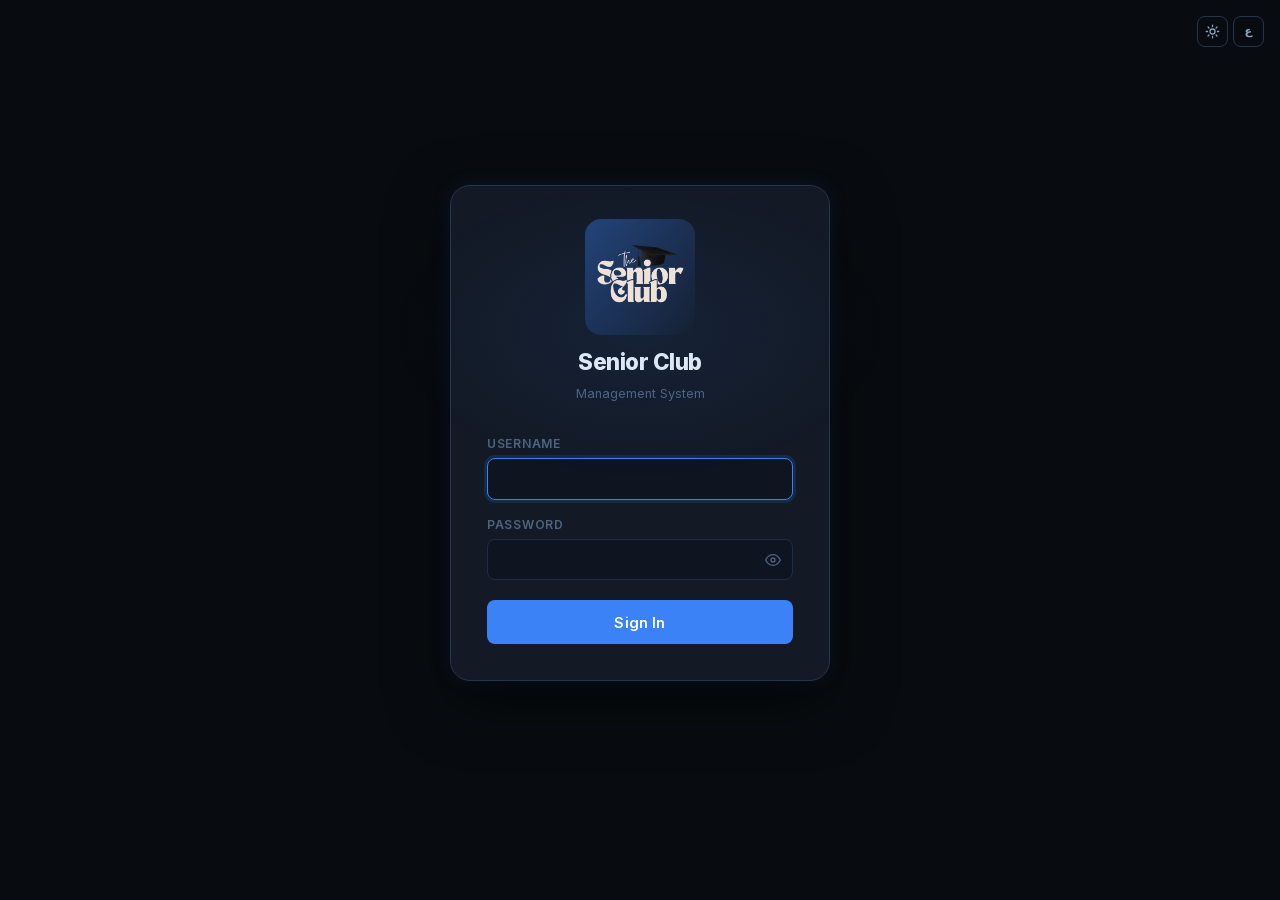
<file: settings/index.html>
<!DOCTYPE html><html lang="en" dir="ltr" data-theme="dark" class="__variable_3ccf5d __variable_b7e283"><head><meta charSet="utf-8"/><meta name="viewport" content="width=device-width, initial-scale=1, viewport-fit=cover"/><link rel="preload" href="/_next/static/media/01f0c602c274ea55-s.p.woff2" as="font" crossorigin="" type="font/woff2"/><link rel="preload" href="/_next/static/media/350b852752f8489d-s.p.woff2" as="font" crossorigin="" type="font/woff2"/><link rel="preload" href="/_next/static/media/e4af272ccee01ff0-s.p.woff2" as="font" crossorigin="" type="font/woff2"/><link rel="stylesheet" href="/_next/static/css/972c6b9648d79cfc.css" data-precedence="next"/><link rel="stylesheet" href="/_next/static/css/145ff705112b5594.css" data-precedence="next"/><link rel="preload" as="script" fetchPriority="low" href="/_next/static/chunks/webpack-894e24c2710d0921.js"/><script src="/_next/static/chunks/4bd1b696-260c6661c6149178.js" async=""></script><script src="/_next/static/chunks/684-d8bcc1f7bf83757e.js" async=""></script><script src="/_next/static/chunks/main-app-e4948cb6dcdb7e69.js" async=""></script><script src="/_next/static/chunks/44530001-9fe5617ddb7db574.js" async=""></script><script src="/_next/static/chunks/180-b823059740a88b15.js" async=""></script><script src="/_next/static/chunks/874-56ff573bd9376db8.js" async=""></script><script src="/_next/static/chunks/515-bab0f9d817c5426e.js" async=""></script><script src="/_next/static/chunks/726-86081b4586e5afb9.js" async=""></script><script src="/_next/static/chunks/app/layout-f19195cc149b55ea.js" async=""></script><script src="/_next/static/chunks/app/not-found-e8070088f768efa1.js" async=""></script><script src="/_next/static/chunks/app/settings/page-3e607dfd9dc4f762.js" async=""></script><meta name="next-size-adjust" content=""/><meta name="theme-color" media="screen and (max-width: 640px), screen and (pointer: coarse) and (max-height: 500px)" content="#080c10"/><script>(function(){try{
var r=document.documentElement;
var t=localStorage.getItem('sc-theme');
r.setAttribute('data-theme',t==='light'?'light':'dark');
if(t==='light'){var m=document.querySelector('meta[name="theme-color"]');if(m){m.setAttribute('content','#f2f5f9')}}
var l=localStorage.getItem('sc-lang');
if(l!=='ar'){l='en'}
r.setAttribute('lang',l);
r.setAttribute('dir',l==='ar'?'rtl':'ltr');
}catch(e){}})()</script><title>Senior Club – Management System</title><meta name="description" content="Internal order management for Senior Club custom apparel"/><link rel="manifest" href="/manifest.webmanifest"/><meta name="apple-mobile-web-app-capable" content="yes"/><meta name="format-detection" content="telephone=no, date=no, address=no, email=no"/><meta name="google-site-verification" content="EM5_p-hZ5hn9yo7Q4IDcOCgQPjWIcrB5mJHLakNlkgA"/><meta name="mobile-web-app-capable" content="yes"/><meta name="apple-mobile-web-app-title" content="Senior Club"/><link href="/splash/club-1320x2868.png" media="(device-width: 440px) and (device-height: 956px) and (-webkit-device-pixel-ratio: 3) and (orientation: portrait)" rel="apple-touch-startup-image"/><link href="/splash/club-1260x2736.png" media="(device-width: 420px) and (device-height: 912px) and (-webkit-device-pixel-ratio: 3) and (orientation: portrait)" rel="apple-touch-startup-image"/><link href="/splash/club-1290x2796.png" media="(device-width: 430px) and (device-height: 932px) and (-webkit-device-pixel-ratio: 3) and (orientation: portrait)" rel="apple-touch-startup-image"/><link href="/splash/club-1284x2778.png" media="(device-width: 428px) and (device-height: 926px) and (-webkit-device-pixel-ratio: 3) and (orientation: portrait)" rel="apple-touch-startup-image"/><link href="/splash/club-1206x2622.png" media="(device-width: 402px) and (device-height: 874px) and (-webkit-device-pixel-ratio: 3) and (orientation: portrait)" rel="apple-touch-startup-image"/><link href="/splash/club-1179x2556.png" media="(device-width: 393px) and (device-height: 852px) and (-webkit-device-pixel-ratio: 3) and (orientation: portrait)" rel="apple-touch-startup-image"/><link href="/splash/club-1170x2532.png" media="(device-width: 390px) and (device-height: 844px) and (-webkit-device-pixel-ratio: 3) and (orientation: portrait)" rel="apple-touch-startup-image"/><link href="/splash/club-1125x2436.png" media="(device-width: 375px) and (device-height: 812px) and (-webkit-device-pixel-ratio: 3) and (orientation: portrait)" rel="apple-touch-startup-image"/><link href="/splash/club-1242x2688.png" media="(device-width: 414px) and (device-height: 896px) and (-webkit-device-pixel-ratio: 3) and (orientation: portrait)" rel="apple-touch-startup-image"/><link href="/splash/club-828x1792.png" media="(device-width: 414px) and (device-height: 896px) and (-webkit-device-pixel-ratio: 2) and (orientation: portrait)" rel="apple-touch-startup-image"/><link href="/splash/club-1242x2208.png" media="(device-width: 414px) and (device-height: 736px) and (-webkit-device-pixel-ratio: 3) and (orientation: portrait)" rel="apple-touch-startup-image"/><link href="/splash/club-750x1334.png" media="(device-width: 375px) and (device-height: 667px) and (-webkit-device-pixel-ratio: 2) and (orientation: portrait)" rel="apple-touch-startup-image"/><meta name="apple-mobile-web-app-status-bar-style" content="default"/><link rel="shortcut icon" href="/SeniorClub.ico"/><link rel="icon" href="/SeniorClub.ico"/><link rel="apple-touch-icon" href="/icons/apple-touch-icon.png"/><script>document.querySelectorAll('body link[rel="icon"], body link[rel="apple-touch-icon"]').forEach(el => document.head.appendChild(el))</script><script src="/_next/static/chunks/polyfills-42372ed130431b0a.js" noModule=""></script></head><body><nav class="nav-root"><div class="nav-inner"><span class="phone-only nav-phone-lead"><button type="button" class="nav-phone-back" aria-label="Back"><svg width="22" height="22" viewBox="0 0 24 24" fill="none" stroke="currentColor" stroke-width="2.4" stroke-linecap="round" stroke-linejoin="round"><path d="M15 18l-6-6 6-6"></path></svg></button><span class="nav-phone-title">Settings</span></span><span class="nav-logo"><svg width="20" height="20" viewBox="0 0 24 24" fill="none" stroke="currentColor" stroke-width="2.5" stroke-linecap="round" stroke-linejoin="round"><polygon points="12 2 15.09 8.26 22 9.27 17 14.14 18.18 21.02 12 17.77 5.82 21.02 7 14.14 2 9.27 8.91 8.26 12 2"></polygon></svg>Senior Club</span><div class="nav-links nav-links-desktop"><a class="nav-link " href="/dashboard/"><span class="nav-icon"><svg width="15" height="15" viewBox="0 0 24 24" fill="none" stroke="currentColor" stroke-width="2.2" stroke-linecap="round" stroke-linejoin="round"><rect x="3" y="3" width="7" height="7" rx="1"></rect><rect x="14" y="3" width="7" height="7" rx="1"></rect><rect x="14" y="14" width="7" height="7" rx="1"></rect><rect x="3" y="14" width="7" height="7" rx="1"></rect></svg></span>Dashboard</a><a class="nav-link " href="/orders/new/"><span class="nav-icon"><svg width="15" height="15" viewBox="0 0 24 24" fill="none" stroke="currentColor" stroke-width="2.2" stroke-linecap="round" stroke-linejoin="round"><line x1="12" y1="5" x2="12" y2="19"></line><line x1="5" y1="12" x2="19" y2="12"></line></svg></span>New Order</a><a class="nav-link " href="/payables/"><span class="nav-icon"><svg width="15" height="15" viewBox="0 0 24 24" fill="none" stroke="currentColor" stroke-width="2.2" stroke-linecap="round" stroke-linejoin="round"><path d="M20 12V7a2 2 0 0 0-2-2H5a2 2 0 0 0-2 2v10a2 2 0 0 0 2 2h6"></path><path d="M3 10h17"></path><circle cx="18" cy="17" r="3"></circle><path d="M18 15.5v3"></path><path d="M16.5 17h3"></path></svg></span>Money Hub</a><a class="nav-link active" href="/settings/"><span class="nav-icon"><svg width="15" height="15" viewBox="0 0 24 24" fill="none" stroke="currentColor" stroke-width="2.2" stroke-linecap="round" stroke-linejoin="round"><circle cx="12" cy="12" r="3"></circle><path d="M19.4 15a1.65 1.65 0 0 0 .33 1.82l.06.06a2 2 0 0 1-2.83 2.83l-.06-.06a1.65 1.65 0 0 0-1.82-.33 1.65 1.65 0 0 0-1 1.51V21a2 2 0 0 1-4 0v-.09A1.65 1.65 0 0 0 9 19.4a1.65 1.65 0 0 0-1.82.33l-.06.06a2 2 0 0 1-2.83-2.83l.06-.06A1.65 1.65 0 0 0 4.68 15a1.65 1.65 0 0 0-1.51-1H3a2 2 0 0 1 0-4h.09A1.65 1.65 0 0 0 4.6 9a1.65 1.65 0 0 0-.33-1.82l-.06-.06a2 2 0 0 1 2.83-2.83l.06.06A1.65 1.65 0 0 0 9 4.68a1.65 1.65 0 0 0 1-1.51V3a2 2 0 0 1 4 0v.09a1.65 1.65 0 0 0 1 1.51 1.65 1.65 0 0 0 1.82-.33l.06-.06a2 2 0 0 1 2.83 2.83l-.06.06A1.65 1.65 0 0 0 19.4 9a1.65 1.65 0 0 0 1.51 1H21a2 2 0 0 1 0 4h-.09a1.65 1.65 0 0 0-1.51 1z"></path></svg></span>Settings</a><a class="nav-link " href="/logs/"><span class="nav-icon"><svg width="15" height="15" viewBox="0 0 24 24" fill="none" stroke="currentColor" stroke-width="2.2" stroke-linecap="round" stroke-linejoin="round"><path d="M14 2H6a2 2 0 0 0-2 2v16a2 2 0 0 0 2 2h12a2 2 0 0 0 2-2V8z"></path><polyline points="14 2 14 8 20 8"></polyline><line x1="16" y1="13" x2="8" y2="13"></line><line x1="16" y1="17" x2="8" y2="17"></line><polyline points="10 9 9 9 8 9"></polyline></svg></span>Logs</a><a class="nav-link " href="/help/"><span class="nav-icon"><svg width="15" height="15" viewBox="0 0 24 24" fill="none" stroke="currentColor" stroke-width="2.2" stroke-linecap="round" stroke-linejoin="round"><circle cx="12" cy="12" r="10"></circle><path d="M9.09 9a3 3 0 0 1 5.83 1c0 2-3 3-3 3"></path><line x1="12" y1="17" x2="12.01" y2="17"></line></svg></span>Help</a></div><div class="nav-actions"><a class="nav-system-link nav-system-link-desktop" title="Open the factory system" href="/factory/"><span style="display:flex"><svg width="14" height="14" viewBox="0 0 24 24" fill="none" stroke="currentColor" stroke-width="2.2" stroke-linecap="round" stroke-linejoin="round"><path d="M2 20h20"></path><path d="M3 20V9l5 3V9l5 3V9l5 3v8"></path><path d="M9 20v-4h4v4"></path></svg></span>Factory</a><div class="prefs-controls"><button type="button" class="prefs-btn" title="Switch to light mode" aria-label="Switch to light mode"><svg width="15" height="15" viewBox="0 0 24 24" fill="none" stroke="currentColor" stroke-width="2.1" stroke-linecap="round" stroke-linejoin="round"><circle cx="12" cy="12" r="4"></circle><path d="M12 2v2M12 20v2M4.9 4.9l1.4 1.4M17.7 17.7l1.4 1.4M2 12h2M20 12h2M4.9 19.1l1.4-1.4M17.7 6.3l1.4-1.4"></path></svg></button><button type="button" class="prefs-btn prefs-btn-lang" title="Switch to Arabic" aria-label="Switch to Arabic" lang="ar">ع</button></div></div></div></nav><nav class="phone-only phone-tabbar" aria-label="Main sections"><a class="phone-tab" href="/dashboard/"><svg width="15" height="15" viewBox="0 0 24 24" fill="none" stroke="currentColor" stroke-width="2.2" stroke-linecap="round" stroke-linejoin="round"><rect x="3" y="3" width="7" height="7" rx="1"></rect><rect x="14" y="3" width="7" height="7" rx="1"></rect><rect x="14" y="14" width="7" height="7" rx="1"></rect><rect x="3" y="14" width="7" height="7" rx="1"></rect></svg><span class="phone-tab-label">Dashboard</span></a><a class="phone-tab" href="/payables/"><svg width="15" height="15" viewBox="0 0 24 24" fill="none" stroke="currentColor" stroke-width="2.2" stroke-linecap="round" stroke-linejoin="round"><path d="M20 12V7a2 2 0 0 0-2-2H5a2 2 0 0 0-2 2v10a2 2 0 0 0 2 2h6"></path><path d="M3 10h17"></path><circle cx="18" cy="17" r="3"></circle><path d="M18 15.5v3"></path><path d="M16.5 17h3"></path></svg><span class="phone-tab-label">Money Hub</span></a><a class="phone-tab phone-tab-new" aria-label="New Order" href="/orders/new/"><span class="phone-tab-plus"><svg width="24" height="24" viewBox="0 0 24 24" fill="none" stroke="currentColor" stroke-width="2.6" stroke-linecap="round"><path d="M12 5v14M5 12h14"></path></svg></span></a><a class="phone-tab" href="/logs/"><svg width="15" height="15" viewBox="0 0 24 24" fill="none" stroke="currentColor" stroke-width="2.2" stroke-linecap="round" stroke-linejoin="round"><path d="M14 2H6a2 2 0 0 0-2 2v16a2 2 0 0 0 2 2h12a2 2 0 0 0 2-2V8z"></path><polyline points="14 2 14 8 20 8"></polyline><line x1="16" y1="13" x2="8" y2="13"></line><line x1="16" y1="17" x2="8" y2="17"></line><polyline points="10 9 9 9 8 9"></polyline></svg><span class="phone-tab-label">Logs</span></a><button type="button" class="phone-tab active" aria-haspopup="dialog" aria-expanded="false"><svg width="22" height="22" viewBox="0 0 24 24" fill="none" stroke="currentColor" stroke-width="2.2" stroke-linecap="round" stroke-linejoin="round"><circle cx="5" cy="12" r="1.4"></circle><circle cx="12" cy="12" r="1.4"></circle><circle cx="19" cy="12" r="1.4"></circle></svg><span class="phone-tab-label">More</span></button></nav><main style="max-width:1200px;margin:0 auto;padding:1.75rem 1rem"><div><div class="m-page-intro" style="margin-bottom:1.75rem"><h1 style="font-size:1.3rem;font-weight:800;margin:0 0 0.3rem;letter-spacing:-0.02em">Settings</h1><p style="font-size:0.8rem;color:var(--text-muted);margin:0">Configure pricing per single piece for each option.</p></div><div style="padding:3rem;text-align:center"><div style="width:28px;height:28px;border:2px solid var(--border);border-top-color:var(--accent);border-radius:50%;animation:spin 0.8s linear infinite;margin:0 auto"></div></div></div><!--$--><!--/$--><!--$--><!--/$--></main><script src="/_next/static/chunks/webpack-894e24c2710d0921.js" async=""></script><script>(self.__next_f=self.__next_f||[]).push([0])</script><script>self.__next_f.push([1,"1:\"$Sreact.fragment\"\n2:I[6131,[\"730\",\"static/chunks/44530001-9fe5617ddb7db574.js\",\"180\",\"static/chunks/180-b823059740a88b15.js\",\"874\",\"static/chunks/874-56ff573bd9376db8.js\",\"515\",\"static/chunks/515-bab0f9d817c5426e.js\",\"726\",\"static/chunks/726-86081b4586e5afb9.js\",\"177\",\"static/chunks/app/layout-f19195cc149b55ea.js\"],\"default\"]\n3:I[7526,[\"730\",\"static/chunks/44530001-9fe5617ddb7db574.js\",\"180\",\"static/chunks/180-b823059740a88b15.js\",\"874\",\"static/chunks/874-56ff573bd9376db8.js\",\"515\",\"static/chunks/515-bab0f9d817c5426e.js\",\"726\",\"static/chunks/726-86081b4586e5afb9.js\",\"177\",\"static/chunks/app/layout-f19195cc149b55ea.js\"],\"default\"]\n4:I[7555,[],\"\"]\n5:I[1295,[],\"\"]\n6:I[4584,[\"874\",\"static/chunks/874-56ff573bd9376db8.js\",\"515\",\"static/chunks/515-bab0f9d817c5426e.js\",\"345\",\"static/chunks/app/not-found-e8070088f768efa1.js\"],\"default\"]\n7:I[894,[],\"ClientPageRoot\"]\n8:I[1206,[\"730\",\"static/chunks/44530001-9fe5617ddb7db574.js\",\"180\",\"static/chunks/180-b823059740a88b15.js\",\"515\",\"static/chunks/515-bab0f9d817c5426e.js\",\"662\",\"static/chunks/app/settings/page-3e607dfd9dc4f762.js\"],\"default\"]\nb:I[9665,[],\"MetadataBoundary\"]\nd:I[9665,[],\"OutletBoundary\"]\n10:I[4911,[],\"AsyncMetadataOutlet\"]\n12:I[9665,[],\"ViewportBoundary\"]\n14:I[6614,[],\"\"]\n:HL[\"/_next/static/media/01f0c602c274ea55-s.p.woff2\",\"font\",{\"crossOrigin\":\"\",\"type\":\"font/woff2\"}]\n:HL[\"/_next/static/media/350b852752f8489d-s.p.woff2\",\"font\",{\"crossOrigin\":\"\",\"type\":\"font/woff2\"}]\n:HL[\"/_next/static/media/e4af272ccee01ff0-s.p.woff2\",\"font\",{\"crossOrigin\":\"\",\"type\":\"font/woff2\"}]\n:HL[\"/_next/static/css/972c6b9648d79cfc.css\",\"style\"]\n:HL[\"/_next/static/css/145ff705112b5594.css\",\"style\"]\n"])</script><script>self.__next_f.push([1,"0:{\"P\":null,\"b\":\"7T24iWqmkpf4PfrAzxpjS\",\"p\":\"\",\"c\":[\"\",\"settings\",\"\"],\"i\":false,\"f\":[[[\"\",{\"children\":[\"settings\",{\"children\":[\"__PAGE__\",{}]}]},\"$undefined\",\"$undefined\",true],[\"\",[\"$\",\"$1\",\"c\",{\"children\":[[[\"$\",\"link\",\"0\",{\"rel\":\"stylesheet\",\"href\":\"/_next/static/css/972c6b9648d79cfc.css\",\"precedence\":\"next\",\"crossOrigin\":\"$undefined\",\"nonce\":\"$undefined\"}],[\"$\",\"link\",\"1\",{\"rel\":\"stylesheet\",\"href\":\"/_next/static/css/145ff705112b5594.css\",\"precedence\":\"next\",\"crossOrigin\":\"$undefined\",\"nonce\":\"$undefined\"}]],[\"$\",\"html\",null,{\"lang\":\"en\",\"dir\":\"ltr\",\"data-theme\":\"dark\",\"className\":\"__variable_3ccf5d __variable_b7e283\",\"suppressHydrationWarning\":true,\"children\":[[\"$\",\"head\",null,{\"children\":[[\"$\",\"meta\",null,{\"name\":\"theme-color\",\"media\":\"screen and (max-width: 640px), screen and (pointer: coarse) and (max-height: 500px)\",\"content\":\"#080c10\"}],[\"$\",\"script\",null,{\"dangerouslySetInnerHTML\":{\"__html\":\"(function(){try{\\nvar r=document.documentElement;\\nvar t=localStorage.getItem('sc-theme');\\nr.setAttribute('data-theme',t==='light'?'light':'dark');\\nif(t==='light'){var m=document.querySelector('meta[name=\\\"theme-color\\\"]');if(m){m.setAttribute('content','#f2f5f9')}}\\nvar l=localStorage.getItem('sc-lang');\\nif(l!=='ar'){l='en'}\\nr.setAttribute('lang',l);\\nr.setAttribute('dir',l==='ar'?'rtl':'ltr');\\n}catch(e){}})()\"}}]]}],[\"$\",\"body\",null,{\"children\":[\"$\",\"$L2\",null,{\"children\":[[\"$\",\"$L3\",null,{}],[\"$\",\"main\",null,{\"style\":{\"maxWidth\":\"1200px\",\"margin\":\"0 auto\",\"padding\":\"1.75rem 1rem\"},\"children\":[\"$\",\"$L4\",null,{\"parallelRouterKey\":\"children\",\"error\":\"$undefined\",\"errorStyles\":\"$undefined\",\"errorScripts\":\"$undefined\",\"template\":[\"$\",\"$L5\",null,{}],\"templateStyles\":\"$undefined\",\"templateScripts\":\"$undefined\",\"notFound\":[[\"$\",\"$L6\",null,{}],[]],\"forbidden\":\"$undefined\",\"unauthorized\":\"$undefined\"}]}]]}]}]]}]]}],{\"children\":[\"settings\",[\"$\",\"$1\",\"c\",{\"children\":[null,[\"$\",\"$L4\",null,{\"parallelRouterKey\":\"children\",\"error\":\"$undefined\",\"errorStyles\":\"$undefined\",\"errorScripts\":\"$undefined\",\"template\":[\"$\",\"$L5\",null,{}],\"templateStyles\":\"$undefined\",\"templateScripts\":\"$undefined\",\"notFound\":\"$undefined\",\"forbidden\":\"$undefined\",\"unauthorized\":\"$undefined\"}]]}],{\"children\":[\"__PAGE__\",[\"$\",\"$1\",\"c\",{\"children\":[[\"$\",\"$L7\",null,{\"Component\":\"$8\",\"searchParams\":{},\"params\":{},\"promises\":[\"$@9\",\"$@a\"]}],[\"$\",\"$Lb\",null,{\"children\":\"$Lc\"}],null,[\"$\",\"$Ld\",null,{\"children\":[\"$Le\",\"$Lf\",[\"$\",\"$L10\",null,{\"promise\":\"$@11\"}]]}]]}],{},null,false]},null,false]},null,false],[\"$\",\"$1\",\"h\",{\"children\":[null,[\"$\",\"$1\",\"uKRyN38ptijHQ49Rvc0H1\",{\"children\":[[\"$\",\"$L12\",null,{\"children\":\"$L13\"}],[\"$\",\"meta\",null,{\"name\":\"next-size-adjust\",\"content\":\"\"}]]}],null]}],false]],\"m\":\"$undefined\",\"G\":[\"$14\",\"$undefined\"],\"s\":false,\"S\":true}\n"])</script><script>self.__next_f.push([1,"15:\"$Sreact.suspense\"\n16:I[4911,[],\"AsyncMetadata\"]\n9:{}\na:{}\nc:[\"$\",\"$15\",null,{\"fallback\":null,\"children\":[\"$\",\"$L16\",null,{\"promise\":\"$@17\"}]}]\n"])</script><script>self.__next_f.push([1,"f:null\n"])</script><script>self.__next_f.push([1,"13:[[\"$\",\"meta\",\"0\",{\"charSet\":\"utf-8\"}],[\"$\",\"meta\",\"1\",{\"name\":\"viewport\",\"content\":\"width=device-width, initial-scale=1, viewport-fit=cover\"}]]\ne:null\n"])</script><script>self.__next_f.push([1,"17:{\"metadata\":[[\"$\",\"title\",\"0\",{\"children\":\"Senior Club – Management System\"}],[\"$\",\"meta\",\"1\",{\"name\":\"description\",\"content\":\"Internal order management for Senior Club custom apparel\"}],[\"$\",\"link\",\"2\",{\"rel\":\"manifest\",\"href\":\"/manifest.webmanifest\",\"crossOrigin\":\"$undefined\"}],[\"$\",\"meta\",\"3\",{\"name\":\"apple-mobile-web-app-capable\",\"content\":\"yes\"}],[\"$\",\"meta\",\"4\",{\"name\":\"format-detection\",\"content\":\"telephone=no, date=no, address=no, email=no\"}],[\"$\",\"meta\",\"5\",{\"name\":\"google-site-verification\",\"content\":\"EM5_p-hZ5hn9yo7Q4IDcOCgQPjWIcrB5mJHLakNlkgA\"}],[\"$\",\"meta\",\"6\",{\"name\":\"mobile-web-app-capable\",\"content\":\"yes\"}],[\"$\",\"meta\",\"7\",{\"name\":\"apple-mobile-web-app-title\",\"content\":\"Senior Club\"}],[\"$\",\"link\",\"8\",{\"href\":\"/splash/club-1320x2868.png\",\"media\":\"(device-width: 440px) and (device-height: 956px) and (-webkit-device-pixel-ratio: 3) and (orientation: portrait)\",\"rel\":\"apple-touch-startup-image\"}],[\"$\",\"link\",\"9\",{\"href\":\"/splash/club-1260x2736.png\",\"media\":\"(device-width: 420px) and (device-height: 912px) and (-webkit-device-pixel-ratio: 3) and (orientation: portrait)\",\"rel\":\"apple-touch-startup-image\"}],[\"$\",\"link\",\"10\",{\"href\":\"/splash/club-1290x2796.png\",\"media\":\"(device-width: 430px) and (device-height: 932px) and (-webkit-device-pixel-ratio: 3) and (orientation: portrait)\",\"rel\":\"apple-touch-startup-image\"}],[\"$\",\"link\",\"11\",{\"href\":\"/splash/club-1284x2778.png\",\"media\":\"(device-width: 428px) and (device-height: 926px) and (-webkit-device-pixel-ratio: 3) and (orientation: portrait)\",\"rel\":\"apple-touch-startup-image\"}],[\"$\",\"link\",\"12\",{\"href\":\"/splash/club-1206x2622.png\",\"media\":\"(device-width: 402px) and (device-height: 874px) and (-webkit-device-pixel-ratio: 3) and (orientation: portrait)\",\"rel\":\"apple-touch-startup-image\"}],[\"$\",\"link\",\"13\",{\"href\":\"/splash/club-1179x2556.png\",\"media\":\"(device-width: 393px) and (device-height: 852px) and (-webkit-device-pixel-ratio: 3) and (orientation: portrait)\",\"rel\":\"apple-touch-startup-image\"}],[\"$\",\"link\",\"14\",{\"href\":\"/splash/club-1170x2532.png\",\"media\":\"(device-width: 390px) and (device-height: 844px) and (-webkit-device-pixel-ratio: 3) and (orientation: portrait)\",\"rel\":\"apple-touch-startup-image\"}],[\"$\",\"link\",\"15\",{\"href\":\"/splash/club-1125x2436.png\",\"media\":\"(device-width: 375px) and (device-height: 812px) and (-webkit-device-pixel-ratio: 3) and (orientation: portrait)\",\"rel\":\"apple-touch-startup-image\"}],[\"$\",\"link\",\"16\",{\"href\":\"/splash/club-1242x2688.png\",\"media\":\"(device-width: 414px) and (device-height: 896px) and (-webkit-device-pixel-ratio: 3) and (orientation: portrait)\",\"rel\":\"apple-touch-startup-image\"}],[\"$\",\"link\",\"17\",{\"href\":\"/splash/club-828x1792.png\",\"media\":\"(device-width: 414px) and (device-height: 896px) and (-webkit-device-pixel-ratio: 2) and (orientation: portrait)\",\"rel\":\"apple-touch-startup-image\"}],[\"$\",\"link\",\"18\",{\"href\":\"/splash/club-1242x2208.png\",\"media\":\"(device-width: 414px) and (device-height: 736px) and (-webkit-device-pixel-ratio: 3) and (orientation: portrait)\",\"rel\":\"apple-touch-startup-image\"}],[\"$\",\"link\",\"19\",{\"href\":\"/splash/club-750x1334.png\",\"media\":\"(device-width: 375px) and (device-height: 667px) and (-webkit-device-pixel-ratio: 2) and (orientation: portrait)\",\"rel\":\"apple-touch-startup-image\"}],[\"$\",\"meta\",\"20\",{\"name\":\"apple-mobile-web-app-status-bar-style\",\"content\":\"default\"}],[\"$\",\"link\",\"21\",{\"rel\":\"shortcut icon\",\"href\":\"/SeniorClub.ico\"}],[\"$\",\"link\",\"22\",{\"rel\":\"icon\",\"href\":\"/SeniorClub.ico\"}],[\"$\",\"link\",\"23\",{\"rel\":\"apple-touch-icon\",\"href\":\"/icons/apple-touch-icon.png\"}]],\"error\":null,\"digest\":\"$undefined\"}\n"])</script><script>self.__next_f.push([1,"11:{\"metadata\":\"$17:metadata\",\"error\":null,\"digest\":\"$undefined\"}\n"])</script></body></html>
</file>
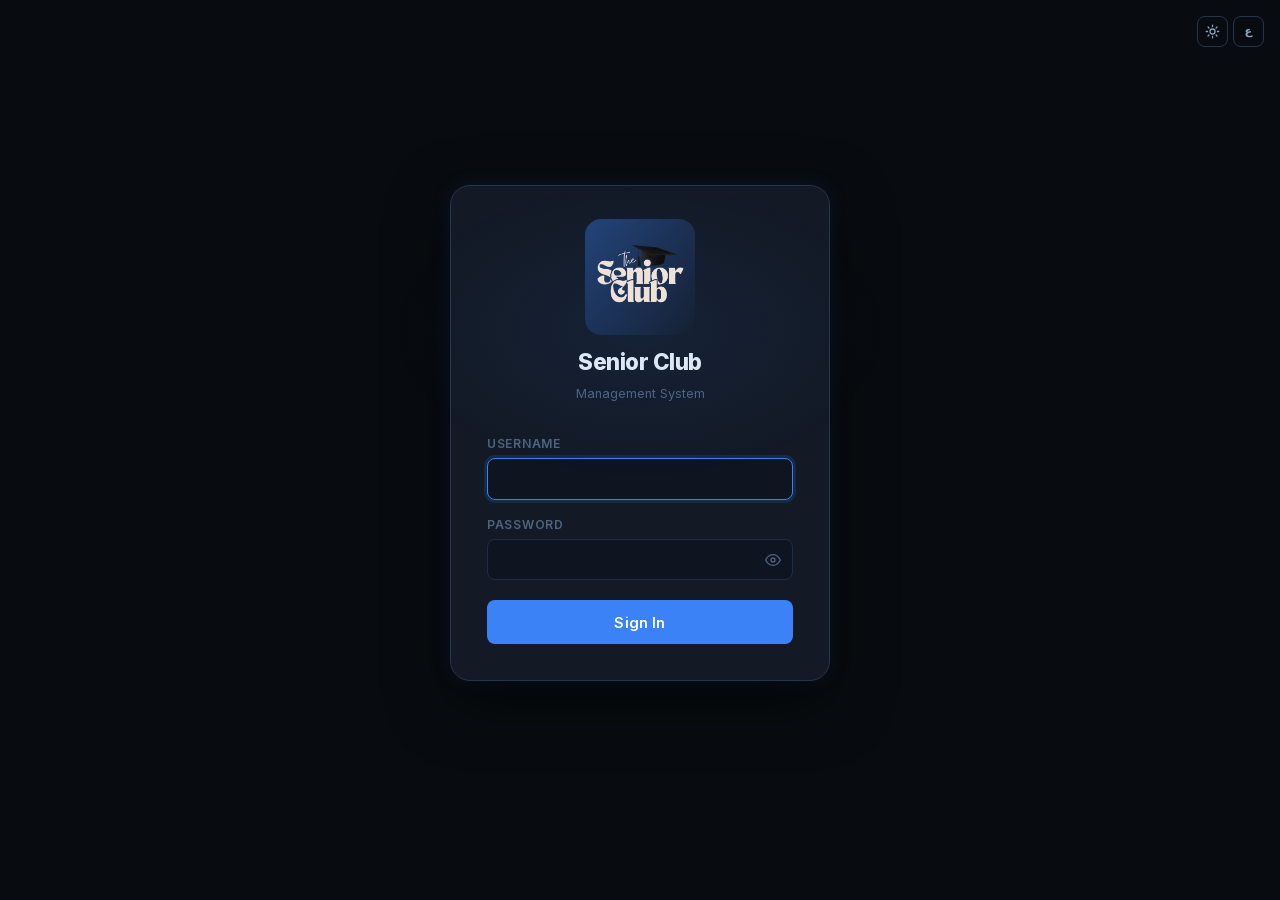
<file: orders/new/index.html>
<!DOCTYPE html><html lang="en" dir="ltr" data-theme="dark" class="__variable_3ccf5d __variable_b7e283"><head><meta charSet="utf-8"/><meta name="viewport" content="width=device-width, initial-scale=1, viewport-fit=cover"/><link rel="preload" href="/_next/static/media/01f0c602c274ea55-s.p.woff2" as="font" crossorigin="" type="font/woff2"/><link rel="preload" href="/_next/static/media/350b852752f8489d-s.p.woff2" as="font" crossorigin="" type="font/woff2"/><link rel="preload" href="/_next/static/media/e4af272ccee01ff0-s.p.woff2" as="font" crossorigin="" type="font/woff2"/><link rel="stylesheet" href="/_next/static/css/972c6b9648d79cfc.css" data-precedence="next"/><link rel="stylesheet" href="/_next/static/css/145ff705112b5594.css" data-precedence="next"/><link rel="preload" as="script" fetchPriority="low" href="/_next/static/chunks/webpack-894e24c2710d0921.js"/><script src="/_next/static/chunks/4bd1b696-260c6661c6149178.js" async=""></script><script src="/_next/static/chunks/684-d8bcc1f7bf83757e.js" async=""></script><script src="/_next/static/chunks/main-app-e4948cb6dcdb7e69.js" async=""></script><script src="/_next/static/chunks/44530001-9fe5617ddb7db574.js" async=""></script><script src="/_next/static/chunks/180-b823059740a88b15.js" async=""></script><script src="/_next/static/chunks/874-56ff573bd9376db8.js" async=""></script><script src="/_next/static/chunks/515-bab0f9d817c5426e.js" async=""></script><script src="/_next/static/chunks/726-86081b4586e5afb9.js" async=""></script><script src="/_next/static/chunks/app/layout-f19195cc149b55ea.js" async=""></script><script src="/_next/static/chunks/app/not-found-e8070088f768efa1.js" async=""></script><script src="/_next/static/chunks/799-cc0057ecd26ec0a4.js" async=""></script><script src="/_next/static/chunks/app/orders/new/page-a0f7f87a87eb5afb.js" async=""></script><meta name="next-size-adjust" content=""/><meta name="theme-color" media="screen and (max-width: 640px), screen and (pointer: coarse) and (max-height: 500px)" content="#080c10"/><script>(function(){try{
var r=document.documentElement;
var t=localStorage.getItem('sc-theme');
r.setAttribute('data-theme',t==='light'?'light':'dark');
if(t==='light'){var m=document.querySelector('meta[name="theme-color"]');if(m){m.setAttribute('content','#f2f5f9')}}
var l=localStorage.getItem('sc-lang');
if(l!=='ar'){l='en'}
r.setAttribute('lang',l);
r.setAttribute('dir',l==='ar'?'rtl':'ltr');
}catch(e){}})()</script><title>Senior Club – Management System</title><meta name="description" content="Internal order management for Senior Club custom apparel"/><link rel="manifest" href="/manifest.webmanifest"/><meta name="apple-mobile-web-app-capable" content="yes"/><meta name="format-detection" content="telephone=no, date=no, address=no, email=no"/><meta name="google-site-verification" content="EM5_p-hZ5hn9yo7Q4IDcOCgQPjWIcrB5mJHLakNlkgA"/><meta name="mobile-web-app-capable" content="yes"/><meta name="apple-mobile-web-app-title" content="Senior Club"/><link href="/splash/club-1320x2868.png" media="(device-width: 440px) and (device-height: 956px) and (-webkit-device-pixel-ratio: 3) and (orientation: portrait)" rel="apple-touch-startup-image"/><link href="/splash/club-1260x2736.png" media="(device-width: 420px) and (device-height: 912px) and (-webkit-device-pixel-ratio: 3) and (orientation: portrait)" rel="apple-touch-startup-image"/><link href="/splash/club-1290x2796.png" media="(device-width: 430px) and (device-height: 932px) and (-webkit-device-pixel-ratio: 3) and (orientation: portrait)" rel="apple-touch-startup-image"/><link href="/splash/club-1284x2778.png" media="(device-width: 428px) and (device-height: 926px) and (-webkit-device-pixel-ratio: 3) and (orientation: portrait)" rel="apple-touch-startup-image"/><link href="/splash/club-1206x2622.png" media="(device-width: 402px) and (device-height: 874px) and (-webkit-device-pixel-ratio: 3) and (orientation: portrait)" rel="apple-touch-startup-image"/><link href="/splash/club-1179x2556.png" media="(device-width: 393px) and (device-height: 852px) and (-webkit-device-pixel-ratio: 3) and (orientation: portrait)" rel="apple-touch-startup-image"/><link href="/splash/club-1170x2532.png" media="(device-width: 390px) and (device-height: 844px) and (-webkit-device-pixel-ratio: 3) and (orientation: portrait)" rel="apple-touch-startup-image"/><link href="/splash/club-1125x2436.png" media="(device-width: 375px) and (device-height: 812px) and (-webkit-device-pixel-ratio: 3) and (orientation: portrait)" rel="apple-touch-startup-image"/><link href="/splash/club-1242x2688.png" media="(device-width: 414px) and (device-height: 896px) and (-webkit-device-pixel-ratio: 3) and (orientation: portrait)" rel="apple-touch-startup-image"/><link href="/splash/club-828x1792.png" media="(device-width: 414px) and (device-height: 896px) and (-webkit-device-pixel-ratio: 2) and (orientation: portrait)" rel="apple-touch-startup-image"/><link href="/splash/club-1242x2208.png" media="(device-width: 414px) and (device-height: 736px) and (-webkit-device-pixel-ratio: 3) and (orientation: portrait)" rel="apple-touch-startup-image"/><link href="/splash/club-750x1334.png" media="(device-width: 375px) and (device-height: 667px) and (-webkit-device-pixel-ratio: 2) and (orientation: portrait)" rel="apple-touch-startup-image"/><meta name="apple-mobile-web-app-status-bar-style" content="default"/><link rel="shortcut icon" href="/SeniorClub.ico"/><link rel="icon" href="/SeniorClub.ico"/><link rel="apple-touch-icon" href="/icons/apple-touch-icon.png"/><script>document.querySelectorAll('body link[rel="icon"], body link[rel="apple-touch-icon"]').forEach(el => document.head.appendChild(el))</script><script src="/_next/static/chunks/polyfills-42372ed130431b0a.js" noModule=""></script></head><body><nav class="nav-root"><div class="nav-inner"><span class="phone-only nav-phone-lead"><button type="button" class="nav-phone-back" aria-label="Back"><svg width="22" height="22" viewBox="0 0 24 24" fill="none" stroke="currentColor" stroke-width="2.4" stroke-linecap="round" stroke-linejoin="round"><path d="M15 18l-6-6 6-6"></path></svg></button><span class="nav-phone-title">New Order</span></span><span class="nav-logo"><svg width="20" height="20" viewBox="0 0 24 24" fill="none" stroke="currentColor" stroke-width="2.5" stroke-linecap="round" stroke-linejoin="round"><polygon points="12 2 15.09 8.26 22 9.27 17 14.14 18.18 21.02 12 17.77 5.82 21.02 7 14.14 2 9.27 8.91 8.26 12 2"></polygon></svg>Senior Club</span><div class="nav-links nav-links-desktop"><a class="nav-link " href="/dashboard/"><span class="nav-icon"><svg width="15" height="15" viewBox="0 0 24 24" fill="none" stroke="currentColor" stroke-width="2.2" stroke-linecap="round" stroke-linejoin="round"><rect x="3" y="3" width="7" height="7" rx="1"></rect><rect x="14" y="3" width="7" height="7" rx="1"></rect><rect x="14" y="14" width="7" height="7" rx="1"></rect><rect x="3" y="14" width="7" height="7" rx="1"></rect></svg></span>Dashboard</a><a class="nav-link active" href="/orders/new/"><span class="nav-icon"><svg width="15" height="15" viewBox="0 0 24 24" fill="none" stroke="currentColor" stroke-width="2.2" stroke-linecap="round" stroke-linejoin="round"><line x1="12" y1="5" x2="12" y2="19"></line><line x1="5" y1="12" x2="19" y2="12"></line></svg></span>New Order</a><a class="nav-link " href="/payables/"><span class="nav-icon"><svg width="15" height="15" viewBox="0 0 24 24" fill="none" stroke="currentColor" stroke-width="2.2" stroke-linecap="round" stroke-linejoin="round"><path d="M20 12V7a2 2 0 0 0-2-2H5a2 2 0 0 0-2 2v10a2 2 0 0 0 2 2h6"></path><path d="M3 10h17"></path><circle cx="18" cy="17" r="3"></circle><path d="M18 15.5v3"></path><path d="M16.5 17h3"></path></svg></span>Money Hub</a><a class="nav-link " href="/settings/"><span class="nav-icon"><svg width="15" height="15" viewBox="0 0 24 24" fill="none" stroke="currentColor" stroke-width="2.2" stroke-linecap="round" stroke-linejoin="round"><circle cx="12" cy="12" r="3"></circle><path d="M19.4 15a1.65 1.65 0 0 0 .33 1.82l.06.06a2 2 0 0 1-2.83 2.83l-.06-.06a1.65 1.65 0 0 0-1.82-.33 1.65 1.65 0 0 0-1 1.51V21a2 2 0 0 1-4 0v-.09A1.65 1.65 0 0 0 9 19.4a1.65 1.65 0 0 0-1.82.33l-.06.06a2 2 0 0 1-2.83-2.83l.06-.06A1.65 1.65 0 0 0 4.68 15a1.65 1.65 0 0 0-1.51-1H3a2 2 0 0 1 0-4h.09A1.65 1.65 0 0 0 4.6 9a1.65 1.65 0 0 0-.33-1.82l-.06-.06a2 2 0 0 1 2.83-2.83l.06.06A1.65 1.65 0 0 0 9 4.68a1.65 1.65 0 0 0 1-1.51V3a2 2 0 0 1 4 0v.09a1.65 1.65 0 0 0 1 1.51 1.65 1.65 0 0 0 1.82-.33l.06-.06a2 2 0 0 1 2.83 2.83l-.06.06A1.65 1.65 0 0 0 19.4 9a1.65 1.65 0 0 0 1.51 1H21a2 2 0 0 1 0 4h-.09a1.65 1.65 0 0 0-1.51 1z"></path></svg></span>Settings</a><a class="nav-link " href="/logs/"><span class="nav-icon"><svg width="15" height="15" viewBox="0 0 24 24" fill="none" stroke="currentColor" stroke-width="2.2" stroke-linecap="round" stroke-linejoin="round"><path d="M14 2H6a2 2 0 0 0-2 2v16a2 2 0 0 0 2 2h12a2 2 0 0 0 2-2V8z"></path><polyline points="14 2 14 8 20 8"></polyline><line x1="16" y1="13" x2="8" y2="13"></line><line x1="16" y1="17" x2="8" y2="17"></line><polyline points="10 9 9 9 8 9"></polyline></svg></span>Logs</a><a class="nav-link " href="/help/"><span class="nav-icon"><svg width="15" height="15" viewBox="0 0 24 24" fill="none" stroke="currentColor" stroke-width="2.2" stroke-linecap="round" stroke-linejoin="round"><circle cx="12" cy="12" r="10"></circle><path d="M9.09 9a3 3 0 0 1 5.83 1c0 2-3 3-3 3"></path><line x1="12" y1="17" x2="12.01" y2="17"></line></svg></span>Help</a></div><div class="nav-actions"><a class="nav-system-link nav-system-link-desktop" title="Open the factory system" href="/factory/"><span style="display:flex"><svg width="14" height="14" viewBox="0 0 24 24" fill="none" stroke="currentColor" stroke-width="2.2" stroke-linecap="round" stroke-linejoin="round"><path d="M2 20h20"></path><path d="M3 20V9l5 3V9l5 3V9l5 3v8"></path><path d="M9 20v-4h4v4"></path></svg></span>Factory</a><div class="prefs-controls"><button type="button" class="prefs-btn" title="Switch to light mode" aria-label="Switch to light mode"><svg width="15" height="15" viewBox="0 0 24 24" fill="none" stroke="currentColor" stroke-width="2.1" stroke-linecap="round" stroke-linejoin="round"><circle cx="12" cy="12" r="4"></circle><path d="M12 2v2M12 20v2M4.9 4.9l1.4 1.4M17.7 17.7l1.4 1.4M2 12h2M20 12h2M4.9 19.1l1.4-1.4M17.7 6.3l1.4-1.4"></path></svg></button><button type="button" class="prefs-btn prefs-btn-lang" title="Switch to Arabic" aria-label="Switch to Arabic" lang="ar">ع</button></div></div></div></nav><main style="max-width:1200px;margin:0 auto;padding:1.75rem 1rem"><div><div class="m-page-intro" style="margin-bottom:1.75rem"><h1 style="font-size:1.3rem;font-weight:800;margin:0 0 0.25rem;letter-spacing:-0.02em">New Order</h1><p style="margin:0;font-size:0.8rem;color:var(--text-muted)">Fill in the details below to create a new customer order.</p></div><form style="display:flex;flex-direction:column;gap:1rem"><div class="card" style="padding:0;overflow:hidden"><div style="padding:0.85rem 1.25rem;border-bottom:1px solid var(--border);background:var(--bg-surface);display:flex;align-items:center;gap:0.55rem"><span style="color:var(--accent);display:flex"><svg width="15" height="15" viewBox="0 0 24 24" fill="none" stroke="currentColor" stroke-width="2.2" stroke-linecap="round" stroke-linejoin="round"><path d="M20 21v-2a4 4 0 0 0-4-4H8a4 4 0 0 0-4 4v2"></path><circle cx="12" cy="7" r="4"></circle></svg></span><h2 style="margin:0;font-size:0.875rem;font-weight:700;color:var(--text-primary)">Customer</h2></div><div style="padding:1.25rem"><div class="m-seg" style="display:flex;gap:0.5rem;margin-bottom:1rem"><button type="button" class="btn-primary" style="font-size:0.82rem">New Customer</button><button type="button" class="btn-ghost" style="font-size:0.82rem">Existing Customer</button></div><div style="display:grid;grid-template-columns:repeat(auto-fill, minmax(200px, 1fr));gap:0.85rem"><div><label class="field-label">Full Name</label><input class="input" required="" placeholder="Ahmed Mohamed" value=""/></div><div><label class="field-label">Institution</label><input class="input" placeholder="e.g. Sinai University" value=""/></div><div><label class="field-label">Phone</label><input class="input" inputMode="tel" autoComplete="tel" placeholder="01012345678" value=""/></div></div></div></div><div class="card" style="padding:0;overflow:hidden"><div style="padding:0.85rem 1.25rem;border-bottom:1px solid var(--border);background:var(--bg-surface);display:flex;align-items:center;gap:0.55rem"><span style="color:var(--accent);display:flex"><svg width="15" height="15" viewBox="0 0 24 24" fill="none" stroke="currentColor" stroke-width="2.2" stroke-linecap="round" stroke-linejoin="round"><circle cx="12" cy="12" r="10"></circle><line x1="12" y1="8" x2="12" y2="12"></line><line x1="12" y1="16" x2="12.01" y2="16"></line></svg></span><h2 style="margin:0;font-size:0.875rem;font-weight:700;color:var(--text-primary)">Order Details</h2></div><div style="padding:1.25rem"><div style="display:grid;grid-template-columns:repeat(auto-fill, minmax(200px, 1fr));gap:0.85rem"><div><label class="field-label">Delivery Date</label><input class="input" type="date" value=""/></div><div><label class="field-label">Initial Deposit</label><input class="input" type="number" inputMode="decimal" min="0" step="0.01" placeholder="0" value=""/></div><div><label class="field-label">Status</label><select class="input"><option value="pending" selected="">Pending</option><option value="confirmed">Confirmed</option><option value="in_production">In production</option><option value="delivered">Delivered</option></select></div><div style="grid-column:1 / -1"><label class="field-label">Payment Notes</label><input class="input" placeholder="e.g. 50% deposit, rest on delivery" value=""/></div><div style="grid-column:1 / -1"><label class="field-label">Delivery Address</label><input class="input" placeholder="Street, City…" value=""/></div><div style="grid-column:1 / -1"><label class="field-label">Order Notes</label><textarea class="input" rows="2" placeholder="Any special instructions…" style="resize:vertical"></textarea></div></div></div></div><div class="card" style="padding:0;overflow:hidden"><div class="m-wrap" style="padding:0.85rem 1.25rem;border-bottom:1px solid var(--border);background:var(--bg-surface);display:flex;align-items:center;justify-content:space-between"><div style="display:flex;align-items:center;gap:0.55rem;min-width:0"><span style="color:var(--accent);display:flex"><svg width="15" height="15" viewBox="0 0 24 24" fill="none" stroke="currentColor" stroke-width="2.2" stroke-linecap="round" stroke-linejoin="round"><path d="M21 16V8a2 2 0 0 0-1-1.73l-7-4a2 2 0 0 0-2 0l-7 4A2 2 0 0 0 3 8v8a2 2 0 0 0 1 1.73l7 4a2 2 0 0 0 2 0l7-4A2 2 0 0 0 21 16z"></path></svg></span><h2 style="margin:0;font-size:0.875rem;font-weight:700;white-space:nowrap">Item 1</h2></div><div style="display:flex;align-items:center;gap:0.6rem"></div></div><div style="padding:1.25rem"><div style="display:grid;grid-template-columns:repeat(auto-fill, minmax(180px, 1fr));gap:0.85rem"><div><label class="field-label">Color</label><input class="input" placeholder="e.g. Navy Blue" value=""/></div><div><label class="field-label">Cotton Price / piece</label><input class="input" type="number" inputMode="decimal" min="0" step="0.01" placeholder="0" value=""/></div><div><label class="field-label">Factory Cost / piece</label><input class="input" type="number" inputMode="decimal" min="0" step="0.01" placeholder="0" value=""/></div><div><label class="field-label">Box / Packaging</label><select class="input"><option value="none">None — no box</option></select></div><div><label class="field-label" style="color:var(--accent)">Selling Price / piece</label><input class="input" type="number" inputMode="decimal" min="0" step="0.01" placeholder="0" required="" style="border-color:var(--accent);box-shadow:0 0 0 2px var(--accent-glow)" value=""/></div><div style="grid-column:1 / -1"><div><label class="field-label">Piece Type &amp; Sizes</label><div style="display:grid;grid-template-columns:repeat(auto-fit, minmax(210px, 1fr));gap:0.6rem;align-items:start"><div style="border:1px solid var(--border);border-radius:var(--radius-sm);overflow:hidden;transition:border-color 0.15s"><button type="button" title="Add Short sleeve" style="width:100%;display:flex;align-items:center;gap:0.6rem;padding:0.65rem 0.75rem;border:none;text-align:start;cursor:pointer;background:var(--bg-surface);color:var(--text-secondary);transition:all 0.15s"><svg width="30" height="30" viewBox="0 0 24 24" fill="none" stroke="currentColor" stroke-width="1.4" stroke-linecap="round" stroke-linejoin="round" aria-hidden="true"><path d="M15.6 3.5 L20.5 6 L18.8 11 L16.4 10 L16.4 20.5 L7.6 20.5 L7.6 10 L5.2 11 L3.5 6 L8.4 3.5 C9.4 5.2 10.6 5.8 12 5.8 C13.4 5.8 14.6 5.2 15.6 3.5 Z"></path></svg><span style="flex:1;min-width:0"><span style="display:block;font-size:0.83rem;font-weight:600">Short sleeve</span></span><span style="font-size:0.72rem;font-weight:700;font-variant-numeric:tabular-nums;white-space:nowrap">+</span></button><div style="border-top:1px solid var(--border);background:var(--bg-surface);padding:0.5rem 0.75rem;font-size:0.72rem;color:var(--text-muted)">Not included</div></div><div style="border:1px solid var(--border);border-radius:var(--radius-sm);overflow:hidden;transition:border-color 0.15s"><button type="button" title="Add Long sleeve" style="width:100%;display:flex;align-items:center;gap:0.6rem;padding:0.65rem 0.75rem;border:none;text-align:start;cursor:pointer;background:var(--bg-surface);color:var(--text-secondary);transition:all 0.15s"><svg width="30" height="30" viewBox="0 0 24 24" fill="none" stroke="currentColor" stroke-width="1.4" stroke-linecap="round" stroke-linejoin="round" aria-hidden="true"><path d="M15.6 3.5 L20.5 6 L19.4 17.6 L16.4 17.1 L16.4 20.5 L7.6 20.5 L7.6 17.1 L4.6 17.6 L3.5 6 L8.4 3.5 C9.4 5.2 10.6 5.8 12 5.8 C13.4 5.8 14.6 5.2 15.6 3.5 Z"></path></svg><span style="flex:1;min-width:0"><span style="display:block;font-size:0.83rem;font-weight:600">Long sleeve</span></span><span style="font-size:0.72rem;font-weight:700;font-variant-numeric:tabular-nums;white-space:nowrap">+</span></button><div style="border-top:1px solid var(--border);background:var(--bg-surface);padding:0.5rem 0.75rem;font-size:0.72rem;color:var(--text-muted)">Not included</div></div></div><datalist id="size-suggestions"><option value="S"></option><option value="M"></option><option value="L"></option><option value="XL"></option><option value="XXL"></option><option value="3XL"></option></datalist><datalist id="product-suggestions"><option value="Hoodie"></option><option value="Baseball Jacket"></option><option value="T-Shirt"></option><option value="Polo Shirt"></option><option value="Sweatshirt"></option><option value="Other"></option></datalist></div></div><div style="grid-column:1 / -1"><label class="field-label" style="margin-bottom:0.5rem">Design Options</label><div class="m-design-grid" style="display:grid;grid-template-columns:repeat(2, 1fr);gap:0.5rem"><div style="display:flex;flex-direction:column"><button type="button" style="display:flex;align-items:center;gap:0.55rem;width:100%;padding:0.65rem 0.85rem;border-radius:var(--radius-sm);border:1px solid var(--border);border-bottom:1px solid var(--border);background:var(--bg-surface);color:var(--text-secondary);cursor:pointer;text-align:start;font-size:0.83rem;font-weight:500;transition:all 0.15s"><span style="display:inline-flex;align-items:center;justify-content:center;min-width:1.7rem;height:1.7rem;border-radius:0.3rem;border:1px solid var(--border-light);background:var(--bg-elevated);font-size:0.68rem;font-weight:800;color:var(--text-muted)">FP</span><span style="flex:1">Front Print</span></button></div><div style="display:flex;flex-direction:column"><button type="button" style="display:flex;align-items:center;gap:0.55rem;width:100%;padding:0.65rem 0.85rem;border-radius:var(--radius-sm);border:1px solid var(--border);border-bottom:1px solid var(--border);background:var(--bg-surface);color:var(--text-secondary);cursor:pointer;text-align:start;font-size:0.83rem;font-weight:500;transition:all 0.15s"><span style="display:inline-flex;align-items:center;justify-content:center;min-width:1.7rem;height:1.7rem;border-radius:0.3rem;border:1px solid var(--border-light);background:var(--bg-elevated);font-size:0.68rem;font-weight:800;color:var(--text-muted)">BP</span><span style="flex:1">Back Print</span></button></div><div style="display:flex;flex-direction:column"><button type="button" style="display:flex;align-items:center;gap:0.55rem;width:100%;padding:0.65rem 0.85rem;border-radius:var(--radius-sm);border:1px solid var(--border);border-bottom:1px solid var(--border);background:var(--bg-surface);color:var(--text-secondary);cursor:pointer;text-align:start;font-size:0.83rem;font-weight:500;transition:all 0.15s"><span style="display:inline-flex;align-items:center;justify-content:center;min-width:1.7rem;height:1.7rem;border-radius:0.3rem;border:1px solid var(--border-light);background:var(--bg-elevated);font-size:0.68rem;font-weight:800;color:var(--text-muted)">FE</span><span style="flex:1">Front Embroidery</span></button></div><div style="display:flex;flex-direction:column"><button type="button" style="display:flex;align-items:center;gap:0.55rem;width:100%;padding:0.65rem 0.85rem;border-radius:var(--radius-sm);border:1px solid var(--border);border-bottom:1px solid var(--border);background:var(--bg-surface);color:var(--text-secondary);cursor:pointer;text-align:start;font-size:0.83rem;font-weight:500;transition:all 0.15s"><span style="display:inline-flex;align-items:center;justify-content:center;min-width:1.7rem;height:1.7rem;border-radius:0.3rem;border:1px solid var(--border-light);background:var(--bg-elevated);font-size:0.68rem;font-weight:800;color:var(--text-muted)">BE</span><span style="flex:1">Back Embroidery</span></button></div></div></div></div></div></div><div class="m-submit-bar" style="display:flex;gap:0.75rem;align-items:center"><div class="phone-only m-submit-sum"><span>Total · 0 pcs</span><strong>0 EGP</strong></div><button type="button" class="btn-ghost" style="font-size:0.875rem">+ Add Another Item</button><button type="submit" class="btn-primary" style="flex:1;padding:0.65rem;font-size:0.95rem;font-weight:700">Create Order →</button></div></form></div><!--$--><!--/$--><!--$--><!--/$--></main><script src="/_next/static/chunks/webpack-894e24c2710d0921.js" async=""></script><script>(self.__next_f=self.__next_f||[]).push([0])</script><script>self.__next_f.push([1,"1:\"$Sreact.fragment\"\n2:I[6131,[\"730\",\"static/chunks/44530001-9fe5617ddb7db574.js\",\"180\",\"static/chunks/180-b823059740a88b15.js\",\"874\",\"static/chunks/874-56ff573bd9376db8.js\",\"515\",\"static/chunks/515-bab0f9d817c5426e.js\",\"726\",\"static/chunks/726-86081b4586e5afb9.js\",\"177\",\"static/chunks/app/layout-f19195cc149b55ea.js\"],\"default\"]\n3:I[7526,[\"730\",\"static/chunks/44530001-9fe5617ddb7db574.js\",\"180\",\"static/chunks/180-b823059740a88b15.js\",\"874\",\"static/chunks/874-56ff573bd9376db8.js\",\"515\",\"static/chunks/515-bab0f9d817c5426e.js\",\"726\",\"static/chunks/726-86081b4586e5afb9.js\",\"177\",\"static/chunks/app/layout-f19195cc149b55ea.js\"],\"default\"]\n4:I[7555,[],\"\"]\n5:I[1295,[],\"\"]\n6:I[4584,[\"874\",\"static/chunks/874-56ff573bd9376db8.js\",\"515\",\"static/chunks/515-bab0f9d817c5426e.js\",\"345\",\"static/chunks/app/not-found-e8070088f768efa1.js\"],\"default\"]\n7:I[894,[],\"ClientPageRoot\"]\n8:I[4470,[\"730\",\"static/chunks/44530001-9fe5617ddb7db574.js\",\"180\",\"static/chunks/180-b823059740a88b15.js\",\"515\",\"static/chunks/515-bab0f9d817c5426e.js\",\"799\",\"static/chunks/799-cc0057ecd26ec0a4.js\",\"171\",\"static/chunks/app/orders/new/page-a0f7f87a87eb5afb.js\"],\"default\"]\nb:I[9665,[],\"MetadataBoundary\"]\nd:I[9665,[],\"OutletBoundary\"]\n10:I[4911,[],\"AsyncMetadataOutlet\"]\n12:I[9665,[],\"ViewportBoundary\"]\n14:I[6614,[],\"\"]\n:HL[\"/_next/static/media/01f0c602c274ea55-s.p.woff2\",\"font\",{\"crossOrigin\":\"\",\"type\":\"font/woff2\"}]\n:HL[\"/_next/static/media/350b852752f8489d-s.p.woff2\",\"font\",{\"crossOrigin\":\"\",\"type\":\"font/woff2\"}]\n:HL[\"/_next/static/media/e4af272ccee01ff0-s.p.woff2\",\"font\",{\"crossOrigin\":\"\",\"type\":\"font/woff2\"}]\n:HL[\"/_next/static/css/972c6b9648d79cfc.css\",\"style\"]\n:HL[\"/_next/static/css/145ff705112b5594.css\",\"style\"]\n"])</script><script>self.__next_f.push([1,"0:{\"P\":null,\"b\":\"7T24iWqmkpf4PfrAzxpjS\",\"p\":\"\",\"c\":[\"\",\"orders\",\"new\",\"\"],\"i\":false,\"f\":[[[\"\",{\"children\":[\"orders\",{\"children\":[\"new\",{\"children\":[\"__PAGE__\",{}]}]}]},\"$undefined\",\"$undefined\",true],[\"\",[\"$\",\"$1\",\"c\",{\"children\":[[[\"$\",\"link\",\"0\",{\"rel\":\"stylesheet\",\"href\":\"/_next/static/css/972c6b9648d79cfc.css\",\"precedence\":\"next\",\"crossOrigin\":\"$undefined\",\"nonce\":\"$undefined\"}],[\"$\",\"link\",\"1\",{\"rel\":\"stylesheet\",\"href\":\"/_next/static/css/145ff705112b5594.css\",\"precedence\":\"next\",\"crossOrigin\":\"$undefined\",\"nonce\":\"$undefined\"}]],[\"$\",\"html\",null,{\"lang\":\"en\",\"dir\":\"ltr\",\"data-theme\":\"dark\",\"className\":\"__variable_3ccf5d __variable_b7e283\",\"suppressHydrationWarning\":true,\"children\":[[\"$\",\"head\",null,{\"children\":[[\"$\",\"meta\",null,{\"name\":\"theme-color\",\"media\":\"screen and (max-width: 640px), screen and (pointer: coarse) and (max-height: 500px)\",\"content\":\"#080c10\"}],[\"$\",\"script\",null,{\"dangerouslySetInnerHTML\":{\"__html\":\"(function(){try{\\nvar r=document.documentElement;\\nvar t=localStorage.getItem('sc-theme');\\nr.setAttribute('data-theme',t==='light'?'light':'dark');\\nif(t==='light'){var m=document.querySelector('meta[name=\\\"theme-color\\\"]');if(m){m.setAttribute('content','#f2f5f9')}}\\nvar l=localStorage.getItem('sc-lang');\\nif(l!=='ar'){l='en'}\\nr.setAttribute('lang',l);\\nr.setAttribute('dir',l==='ar'?'rtl':'ltr');\\n}catch(e){}})()\"}}]]}],[\"$\",\"body\",null,{\"children\":[\"$\",\"$L2\",null,{\"children\":[[\"$\",\"$L3\",null,{}],[\"$\",\"main\",null,{\"style\":{\"maxWidth\":\"1200px\",\"margin\":\"0 auto\",\"padding\":\"1.75rem 1rem\"},\"children\":[\"$\",\"$L4\",null,{\"parallelRouterKey\":\"children\",\"error\":\"$undefined\",\"errorStyles\":\"$undefined\",\"errorScripts\":\"$undefined\",\"template\":[\"$\",\"$L5\",null,{}],\"templateStyles\":\"$undefined\",\"templateScripts\":\"$undefined\",\"notFound\":[[\"$\",\"$L6\",null,{}],[]],\"forbidden\":\"$undefined\",\"unauthorized\":\"$undefined\"}]}]]}]}]]}]]}],{\"children\":[\"orders\",[\"$\",\"$1\",\"c\",{\"children\":[null,[\"$\",\"$L4\",null,{\"parallelRouterKey\":\"children\",\"error\":\"$undefined\",\"errorStyles\":\"$undefined\",\"errorScripts\":\"$undefined\",\"template\":[\"$\",\"$L5\",null,{}],\"templateStyles\":\"$undefined\",\"templateScripts\":\"$undefined\",\"notFound\":\"$undefined\",\"forbidden\":\"$undefined\",\"unauthorized\":\"$undefined\"}]]}],{\"children\":[\"new\",[\"$\",\"$1\",\"c\",{\"children\":[null,[\"$\",\"$L4\",null,{\"parallelRouterKey\":\"children\",\"error\":\"$undefined\",\"errorStyles\":\"$undefined\",\"errorScripts\":\"$undefined\",\"template\":[\"$\",\"$L5\",null,{}],\"templateStyles\":\"$undefined\",\"templateScripts\":\"$undefined\",\"notFound\":\"$undefined\",\"forbidden\":\"$undefined\",\"unauthorized\":\"$undefined\"}]]}],{\"children\":[\"__PAGE__\",[\"$\",\"$1\",\"c\",{\"children\":[[\"$\",\"$L7\",null,{\"Component\":\"$8\",\"searchParams\":{},\"params\":{},\"promises\":[\"$@9\",\"$@a\"]}],[\"$\",\"$Lb\",null,{\"children\":\"$Lc\"}],null,[\"$\",\"$Ld\",null,{\"children\":[\"$Le\",\"$Lf\",[\"$\",\"$L10\",null,{\"promise\":\"$@11\"}]]}]]}],{},null,false]},null,false]},null,false]},null,false],[\"$\",\"$1\",\"h\",{\"children\":[null,[\"$\",\"$1\",\"eitKH4t6OYU1K6fQbXGXf\",{\"children\":[[\"$\",\"$L12\",null,{\"children\":\"$L13\"}],[\"$\",\"meta\",null,{\"name\":\"next-size-adjust\",\"content\":\"\"}]]}],null]}],false]],\"m\":\"$undefined\",\"G\":[\"$14\",\"$undefined\"],\"s\":false,\"S\":true}\n"])</script><script>self.__next_f.push([1,"15:\"$Sreact.suspense\"\n16:I[4911,[],\"AsyncMetadata\"]\n9:{}\na:{}\nc:[\"$\",\"$15\",null,{\"fallback\":null,\"children\":[\"$\",\"$L16\",null,{\"promise\":\"$@17\"}]}]\n"])</script><script>self.__next_f.push([1,"f:null\n"])</script><script>self.__next_f.push([1,"13:[[\"$\",\"meta\",\"0\",{\"charSet\":\"utf-8\"}],[\"$\",\"meta\",\"1\",{\"name\":\"viewport\",\"content\":\"width=device-width, initial-scale=1, viewport-fit=cover\"}]]\ne:null\n"])</script><script>self.__next_f.push([1,"17:{\"metadata\":[[\"$\",\"title\",\"0\",{\"children\":\"Senior Club – Management System\"}],[\"$\",\"meta\",\"1\",{\"name\":\"description\",\"content\":\"Internal order management for Senior Club custom apparel\"}],[\"$\",\"link\",\"2\",{\"rel\":\"manifest\",\"href\":\"/manifest.webmanifest\",\"crossOrigin\":\"$undefined\"}],[\"$\",\"meta\",\"3\",{\"name\":\"apple-mobile-web-app-capable\",\"content\":\"yes\"}],[\"$\",\"meta\",\"4\",{\"name\":\"format-detection\",\"content\":\"telephone=no, date=no, address=no, email=no\"}],[\"$\",\"meta\",\"5\",{\"name\":\"google-site-verification\",\"content\":\"EM5_p-hZ5hn9yo7Q4IDcOCgQPjWIcrB5mJHLakNlkgA\"}],[\"$\",\"meta\",\"6\",{\"name\":\"mobile-web-app-capable\",\"content\":\"yes\"}],[\"$\",\"meta\",\"7\",{\"name\":\"apple-mobile-web-app-title\",\"content\":\"Senior Club\"}],[\"$\",\"link\",\"8\",{\"href\":\"/splash/club-1320x2868.png\",\"media\":\"(device-width: 440px) and (device-height: 956px) and (-webkit-device-pixel-ratio: 3) and (orientation: portrait)\",\"rel\":\"apple-touch-startup-image\"}],[\"$\",\"link\",\"9\",{\"href\":\"/splash/club-1260x2736.png\",\"media\":\"(device-width: 420px) and (device-height: 912px) and (-webkit-device-pixel-ratio: 3) and (orientation: portrait)\",\"rel\":\"apple-touch-startup-image\"}],[\"$\",\"link\",\"10\",{\"href\":\"/splash/club-1290x2796.png\",\"media\":\"(device-width: 430px) and (device-height: 932px) and (-webkit-device-pixel-ratio: 3) and (orientation: portrait)\",\"rel\":\"apple-touch-startup-image\"}],[\"$\",\"link\",\"11\",{\"href\":\"/splash/club-1284x2778.png\",\"media\":\"(device-width: 428px) and (device-height: 926px) and (-webkit-device-pixel-ratio: 3) and (orientation: portrait)\",\"rel\":\"apple-touch-startup-image\"}],[\"$\",\"link\",\"12\",{\"href\":\"/splash/club-1206x2622.png\",\"media\":\"(device-width: 402px) and (device-height: 874px) and (-webkit-device-pixel-ratio: 3) and (orientation: portrait)\",\"rel\":\"apple-touch-startup-image\"}],[\"$\",\"link\",\"13\",{\"href\":\"/splash/club-1179x2556.png\",\"media\":\"(device-width: 393px) and (device-height: 852px) and (-webkit-device-pixel-ratio: 3) and (orientation: portrait)\",\"rel\":\"apple-touch-startup-image\"}],[\"$\",\"link\",\"14\",{\"href\":\"/splash/club-1170x2532.png\",\"media\":\"(device-width: 390px) and (device-height: 844px) and (-webkit-device-pixel-ratio: 3) and (orientation: portrait)\",\"rel\":\"apple-touch-startup-image\"}],[\"$\",\"link\",\"15\",{\"href\":\"/splash/club-1125x2436.png\",\"media\":\"(device-width: 375px) and (device-height: 812px) and (-webkit-device-pixel-ratio: 3) and (orientation: portrait)\",\"rel\":\"apple-touch-startup-image\"}],[\"$\",\"link\",\"16\",{\"href\":\"/splash/club-1242x2688.png\",\"media\":\"(device-width: 414px) and (device-height: 896px) and (-webkit-device-pixel-ratio: 3) and (orientation: portrait)\",\"rel\":\"apple-touch-startup-image\"}],[\"$\",\"link\",\"17\",{\"href\":\"/splash/club-828x1792.png\",\"media\":\"(device-width: 414px) and (device-height: 896px) and (-webkit-device-pixel-ratio: 2) and (orientation: portrait)\",\"rel\":\"apple-touch-startup-image\"}],[\"$\",\"link\",\"18\",{\"href\":\"/splash/club-1242x2208.png\",\"media\":\"(device-width: 414px) and (device-height: 736px) and (-webkit-device-pixel-ratio: 3) and (orientation: portrait)\",\"rel\":\"apple-touch-startup-image\"}],[\"$\",\"link\",\"19\",{\"href\":\"/splash/club-750x1334.png\",\"media\":\"(device-width: 375px) and (device-height: 667px) and (-webkit-device-pixel-ratio: 2) and (orientation: portrait)\",\"rel\":\"apple-touch-startup-image\"}],[\"$\",\"meta\",\"20\",{\"name\":\"apple-mobile-web-app-status-bar-style\",\"content\":\"default\"}],[\"$\",\"link\",\"21\",{\"rel\":\"shortcut icon\",\"href\":\"/SeniorClub.ico\"}],[\"$\",\"link\",\"22\",{\"rel\":\"icon\",\"href\":\"/SeniorClub.ico\"}],[\"$\",\"link\",\"23\",{\"rel\":\"apple-touch-icon\",\"href\":\"/icons/apple-touch-icon.png\"}]],\"error\":null,\"digest\":\"$undefined\"}\n"])</script><script>self.__next_f.push([1,"11:{\"metadata\":\"$17:metadata\",\"error\":null,\"digest\":\"$undefined\"}\n"])</script></body></html>
</file>
<file: _next/static/css/145ff705112b5594.css>
@font-face{font-family:Cairo;font-style:normal;font-weight:200 1000;font-display:swap;src:url(/_next/static/media/350b852752f8489d-s.p.woff2) format("woff2");unicode-range:u+06??,u+0750-077f,u+0870-0891,u+0897-08e1,u+08e3-08ff,u+200c-200e,u+2010-2011,u+204f,u+2e41,u+fb50-fdff,u+fe70-fe74,u+fe76-fefc,u+102e0-102fb,u+10e60-10e7e,u+10ec2-10ec7,u+10ec9-10eee,u+10ef?,u+1ee00-1ee03,u+1ee05-1ee1f,u+1ee21-1ee22,u+1ee24,u+1ee27,u+1ee29-1ee32,u+1ee34-1ee37,u+1ee39,u+1ee3b,u+1ee42,u+1ee47,u+1ee49,u+1ee4b,u+1ee4d-1ee4f,u+1ee51-1ee52,u+1ee54,u+1ee57,u+1ee59,u+1ee5b,u+1ee5d,u+1ee5f,u+1ee61-1ee62,u+1ee64,u+1ee67-1ee6a,u+1ee6c-1ee72,u+1ee74-1ee77,u+1ee79-1ee7c,u+1ee7e,u+1ee80-1ee89,u+1ee8b-1ee9b,u+1eea1-1eea3,u+1eea5-1eea9,u+1eeab-1eebb,u+1eef0-1eef1}@font-face{font-family:Cairo;font-style:normal;font-weight:200 1000;font-display:swap;src:url(/_next/static/media/5ec84f17416dda4d-s.woff2) format("woff2");unicode-range:u+0100-02ba,u+02bd-02c5,u+02c7-02cc,u+02ce-02d7,u+02dd-02ff,u+0304,u+0308,u+0329,u+1d00-1dbf,u+1e00-1e9f,u+1ef2-1eff,u+2020,u+20a0-20ab,u+20ad-20c4,u+2113,u+2c60-2c7f,u+a720-a7ff}@font-face{font-family:Cairo;font-style:normal;font-weight:200 1000;font-display:swap;src:url(/_next/static/media/01f0c602c274ea55-s.p.woff2) format("woff2");unicode-range:u+00??,u+0131,u+0152-0153,u+02bb-02bc,u+02c6,u+02da,u+02dc,u+0304,u+0308,u+0329,u+2000-206f,u+20ac,u+2122,u+2191,u+2193,u+2212,u+2215,u+feff,u+fffd}@font-face{font-family:Cairo Fallback;src:local("Arial");ascent-override:137.65%;descent-override:60.32%;line-gap-override:0.00%;size-adjust:94.66%}.__className_b7e283{font-family:Cairo,Cairo Fallback;font-style:normal}.__variable_b7e283{--font-arabic:"Cairo","Cairo Fallback"}
</file>
